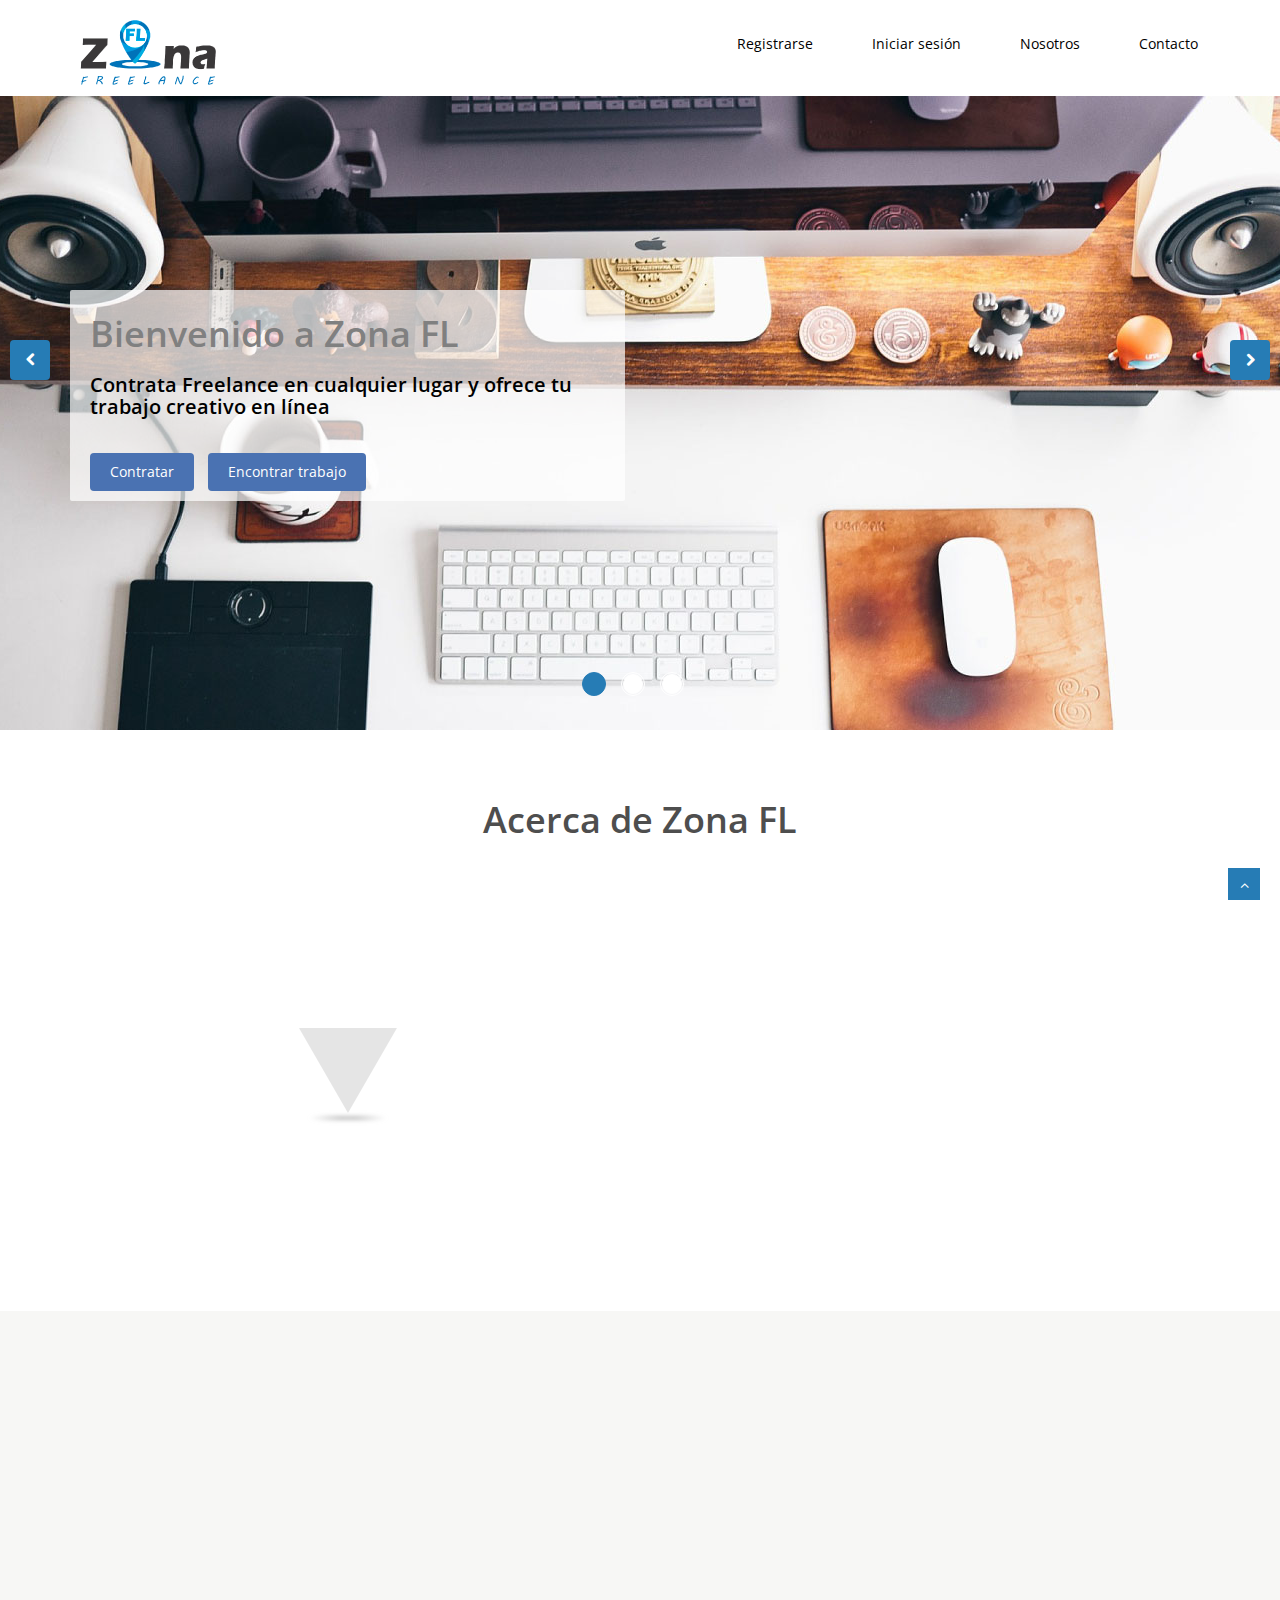
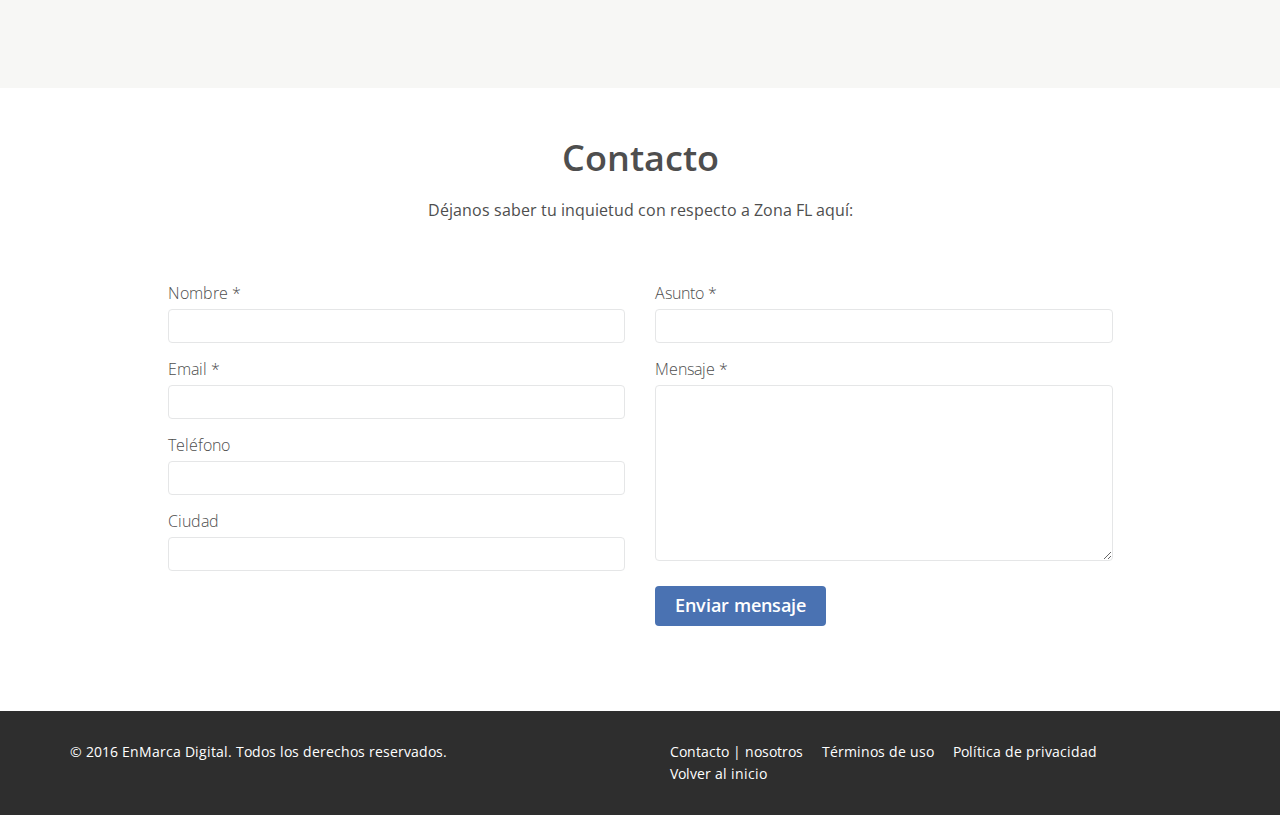
<file: JuanFdoCastro1/ZonaFl/ZonaFl/Static/index.html>
﻿<!DOCTYPE html>
<html lang="en">
<head>
    <meta charset="utf-8">
    <meta name="viewport" content="width=device-width, initial-scale=1.0">
    <meta name="description" content="">
    <meta name="author" content="">
    <title>Inicio | Zona FL</title>
	
	<!-- core CSS -->
    <link href="css/bootstrap.min.css" rel="stylesheet">
    <link href="css/font-awesome.min.css" rel="stylesheet">
    <link href="css/animate.min.css" rel="stylesheet">
    <link href="css/prettyPhoto.css" rel="stylesheet">
    <link href="css/main.css" rel="stylesheet">
    <link href="css/responsive.css" rel="stylesheet">
   
    <!--[if lt IE 9]>
    <script src="js/html5shiv.js"></script>
    <script src="js/respond.min.js"></script>
    <![endif]-->       
    <link rel="shortcut icon" href="images/ico/logo.png">
    <link rel="apple-touch-icon-precomposed" sizes="144x144" href="images/ico/apple-touch-icon-144-precomposed.png">
    <link rel="apple-touch-icon-precomposed" sizes="114x114" href="images/ico/apple-touch-icon-114-precomposed.png">
    <link rel="apple-touch-icon-precomposed" sizes="72x72" href="images/ico/apple-touch-icon-72-precomposed.png">
    <link rel="apple-touch-icon-precomposed" href="images/ico/apple-touch-icon-57-precomposed.png">
  



</head><!--/head-->

<body class="homepage">
    <header id="header">
        <nav class="navbar navbar-inverse navbar navbar-fixed-top" role="banner">
            <div class="container">
                <div class="navbar-header">
                    <button type="button" class="navbar-toggle" data-toggle="collapse" data-target=".navbar-collapse">
                        <span class="sr-only">Toggle navigation</span>
                        <span class="icon-bar"></span>
                        <span class="icon-bar"></span>
                        <span class="icon-bar"></span>
                    </button>
                    <a class="navbar-brand" href="index.html"><img src="images/logo.png" alt="logo" style="margin-bottom: .2em;"></a>
                </div>
				
                <div class="collapse navbar-collapse navbar-right">
                    <ul class="nav navbar-nav">
                        
                        <li><a href="#" data-toggle="modal" data-target="#modal_registro">Registrarse</a></li>
                        <li><a href="#" data-toggle="modal" data-target="#modal_inicio">Iniciar sesión</a></li>
                         <li><a href="#nosotros" class="scroll">Nosotros</a></li>  
                        <li><a href="#contact-page" class="scroll">Contacto</a></li> 
                                             
                    </ul>
                </div>
            </div><!--/.container-->
        </nav><!--/nav-->
        

		
    </header><!--/header-->
    
    <!--Modal registro-->

    <div id="modal_registro" class="modal fade" role="dialog">
        <div class="modal-dialog">

            <div class="modal-content">

                <button type="button" class="close" data-dismiss="modal">&times;</button>



                <h2>Registro</h2>

                <p class="lead">Empieza a trabajar o contrata Freelance hoy mismo:</p>


                <form id="main-register-form" class="contact-form" name="contact-form" method="post" action="#">
                    <input type="text" name="name" class="form-control" placeholder="Nombre de usuario" id="UserName">
                    <div id="status"></div>
                    <input type="email" name="email" class="form-control" placeholder="Correo electrónico" id="Email">
                    <div id="statusmail"></div>
                    <input type="password" class="form-control" placeholder="Contraseña" name="password" id="password">
                    <input type="password" class="form-control" placeholder="Repetir contraseña" name="confirmpassword" id="confirmpassword">
                    <label id="tipolabel" for="tipouser">Soy:</label>
                    <select id="tipouser" name="tipouser" class="form-control">
                        <option disabled selected>Elije un tipo de usuario</option>
                        <option value="1">Freelance</option>
                        <option value="2">Contratante</option>
                    </select>
                    <input type="submit" name="submit" value="Crear cuenta" class="btn-crear-se" id="createUser" style="width: 100%;">
                </form>


                <h4>ó regístrate con:</h4>
                <div class="btns-redes">
                    <div class="sign_redes"><button type="button" data-toggle="modal" data-target="#modal_redes" data-dismiss="modal"><i class="fa fa-facebook"></i></button></div>
                    <div class="sign_redes"><button type="button" data-toggle="modal" data-target="#modal_redes" data-dismiss="modal"><i class="fa fa-google-plus"></i></button></div>
                    <div class="sign_redes"><button type="button" data-toggle="modal" data-target="#modal_redes" data-dismiss="modal"><i class="fa fa-linkedin"></i></button></div>
                </div>

                <div class="avis">
                    <p>¿Ya tienes una cuenta?</p>
                    <li style="list-style:none;"><a href="#" data-dismiss="modal" data-toggle="modal" data-target="#modal_inicio">Iniciar sesión</a>
                </div></li>
            </div>

        </div>
    </div>

    <!-- Fin modal registro -->

    <!-- Modal registro redes -->
    <div id="modal_redes" class="modal fade" role="dialog">
        <div class="modal-dialog">

            <!-- Modal content-->
            <div class="modal-content">


                <div class="modal-body">
                    <button type="button" class="close" data-dismiss="modal">&times;</button>

                    <h2>Registro con redes sociales</h2>

                    <form id="redes-register-form" class="contact-form" name="contact-form" method="post" action="#">
                        <input type="text" name="name_redes" id="name_redes" class="form-control" required="required" placeholder="Nombre de usuario" id="name_redes" data-rule-required="true" readonly="readonly">
                        <input type="email" name="email_redes" id="email_redes" class="form-control" required="required" placeholder="Correo electrónico" id="email_redes" data-rule-email="true" readonly="readonly">

                        <label id="tipolabel_redes" for="tipouser">Soy:</label>
                        <select id="tipouser_redes" class="form-control">
                            <option value="0">Elije un tipo de usuario</option>
                            <option value="1">Freelance</option>
                            <option value="2">Contratante</option>
                        </select>

                        <input type="button" name="submit" value="Crear cuenta" class="btn-crear-se" id="createUserRedes">

                    </form>

                </div>
            </div>

        </div>
    </div>
    <!-- Fin modal registro redes -->

    <div id="recoverpassword" class="emer">
        <div id="wrapform2" class="emer-contenido form-log">
            <a href="#">x</a>
            <hr />
            <div class="fb-login-button" data-max-rows="1" data-size="large" data-show-faces="false" data-auto-logout-link="false">Recordar contraseña</div>
            <hr />

           

            <p class="lead">Ingresa tu correo electrónico:</p>


            <form id="main-insertmail-form" class="contact-form" name="main-insertmail-form" method="post" action="#">
                
                <input type="email" name="emailrecover" class="form-control" required="required" placeholder="Correo electrónico" id="emailrecover" data-rule-email="true" data-msg-email="Ingrese un correo electrónico válido">
                <div id="statusmail"></div>
                
                <input type="button" name="enviarcorreo" value="Enviar correo" class="btn-crear-se" id="enviarcorreo">
            </form>




           
        </div>

    </div>


    <div id="ChangePassword" class="emer">
        <div id="wrapform3" class="emer-contenido form-log">
            <a href="#">x</a>
            <hr />
            <div class="fb-login-button" data-max-rows="1" data-size="large" data-show-faces="false" data-auto-logout-link="false">Recordar contraseña</div>
            <hr />



            <p class="lead">Ingresa tu nueva contraseña:</p>


            <form id="main-changepassword-form" class="contact-form" name="main-changepassword-form" method="post" action="#">

                
                <input type="password" name="newpassword" class="form-control" placeholder="Nueva contraseña" id="newpassword">
                <div id="statusmail"></div>
                 <input type="password" name="confirmpassword" class="form-control" placeholder="Confirma tu nueva contraseña" id="confirmpassword">
                <div id="statusmail"></div>
                <input type="email" name="emailuser" class="form-control" placeholder="Tu correo electrónico" id="emailuser">
                <input type="text" name="token" class="form-control" style="visibility:hidden"  id="token"  >

                <input type="button" name="submit" value="Aceptar" class="btn-crear-se" id="changepassword">
            </form>





        </div>

    </div>

    

    <!--Modal inicio sesión-->

    <div id="modal_inicio" class="modal fade" role="dialog">
        <div class="modal-dialog">

            <!-- Modal content-->
            <div class="modal-content">


                <div class="modal-body">
                    <button type="button" class="close" data-dismiss="modal">&times;</button>

                    <h2>Iniciar sesión</h2>

                    <p class="lead">Ingresa tus datos de usuario de Zona FL:</p>
                    <form id="iniciosesion" class="contact-form" name="contact-form" method="post" action="sendemail.php">
                        <input type="text" name="name" class="form-control" required="required" placeholder="Usuario o Email" id="loginusername">
                        <input type="password" class="form-control" placeholder="Contraseña" id="passwordusername" name="passwordusername">
                        <div class="form-check">
                            <input type="checkbox" name="empresa" value="empresa">Recordarme
                        </div>
                        <input type="submit" name="submit" required="required" value="Iniciar sesión" class="btn-iniciar-se" id="loginUser" style="width: 100%;">

                    </form>

                    <h4>ó inicia sesión con:</h4>
                    <div class="btns-redes">
                        <div class="sign_redes"><button type="button" data-dismiss="modal"><i class="fa fa-facebook"></i></button></div>
                        <div class="sign_redes"><button type="button" data-dismiss="modal"><i class="fa fa-google-plus"></i></button></div>
                        <div class="sign_redes"><button type="button" data-dismiss="modal"><i class="fa fa-linkedin"></i></button></div>
                        
                    </div>
                   
                    <div class="avis">

                        <li style="list-style:none;"><a href="#recoverpassword">- Olvidé mis datos de acceso -</a></li>
                        <li style="list-style:none;"><a href="#" data-dismiss="modal" data-toggle="modal" data-target="#modal_registro">- Aún no tengo una cuenta -</a></li>

                    </div>

                </div>
            </div>
        </div>
    </div>


    <!--Fin modal inicio sesión-->
    
    
    
  
    

    <section id="main-slider" class="no-margin">
        <div class="carousel slide">
            <ol class="carousel-indicators">
                <li data-target="#main-slider" data-slide-to="0" class="active"></li>
                <li data-target="#main-slider" data-slide-to="1"></li>
                <li data-target="#main-slider" data-slide-to="2"></li>
            </ol>
            <div class="carousel-inner">

                <div class="item active" style="background-image: url(images/slider/sl1.jpg)">
                    <div class="container">
                        <div class="row slide-margin">
                            <div class="col-sm-6">
                                <div class="carousel-content">
                                <div class="descripciones">
                                    <h1 class="animation animated-item-1">Bienvenido a Zona FL</h1>
                                    <h2 class="animation animated-item-2">Contrata Freelance en cualquier lugar y ofrece tu trabajo creativo en línea</h2>
                                    <a href="#" data-toggle="modal" data-target="#modal_inicio" class="btn-slide animation animated-item-3">Contratar</a>
                                    <a href="#" data-toggle="modal" data-target="#modal_inicio" class="btn-slide animation animated-item-3">Encontrar trabajo</a></div>
                                </div>
                            </div>

                         

                        </div>
                    </div>
                </div><!--/.item-->


<div class="item" style="background-image: url(images/slider/sl2.jpg)">
                    <div class="container">
                        <div class="row slide-margin">
                            <div class="col-sm-6">
                                <div class="carousel-content">   <div class="descripciones">
                                    <h1 class="animation animated-item-1">Comunidad de trabajo creativo Online</h1>
                                    <h2 class="animation animated-item-2">Encuentra personas que están buscando tu talento</h2>
                                    <a class="btn-slide animation animated-item-3" href="#contact-page">Contratar</a>
                                      <a class="btn-slide animation animated-item-3" href="#">Encontrar trabajo</a>
                                      </div>
                                </div>
                            </div>

                       

                        </div>
                    </div>
                </div><!--/.item-->
                
                
              


           
            </div><!--/.carousel-inner-->
        </div><!--/.carousel-->
        <a class="prev hidden-xs" href="#main-slider" data-slide="prev">
            <i class="fa fa-chevron-left"></i>
        </a>
        <a class="next hidden-xs" href="#main-slider" data-slide="next">
            <i class="fa fa-chevron-right"></i>
        </a>
    </section><!--/#main-slider-->

    

    <section id="nosotros">

        <div class="container">
            <div class="center wow fadeInDown">
                <h2>Acerca de Zona FL</h2>
                
               </div>

             <div class="row">
                <div class="col-md-6 wow fadeInDown">
                    <div class="clients-comments text-center">
                        <iframe width="90%" height="315" src="https://www.youtube.com/embed/R2H-nKfhrps?rel=0" frameborder="0" allow="autoplay; encrypted-media" allowfullscreen></iframe>
                      
                      
                    </div>
                </div>
                  <div class="get-started center wow fadeInDown col-md-6">
                <h2>Quiénes somos y qué hacemos</h2>
                <p class="lead"><strong>Zona FL</strong> nace como respuesta a la necesidad de conectar en un mismo punto, el mejor talento con las más innovadoras ideas,
                    generando un nuevo campo de acción, construyendo así una mejor y eficaz forma de trabajo. <strong>Sueña, idea, construye.</strong></p>
                <div class="request">
                    <h4><a href="#contact-page" class="scroll">Contáctanos</a></h4>
                </div>
            </div><!--/.get-started-->

         
          
        </div><!--/.container-->
    </section><!--/#recent-works-->

    <section id="services" class="service-item">
	   <div class="container">
            <div class="center wow fadeInDown">
                <h2>Cómo funciona Zona FL</h2>
             
            </div>

            <div class="row">

                <div class="col-sm-6 col-md-4">
                    <div class="media services-wrap wow fadeInDown">
                        <div class="pull-left">
                            <img class="img-responsive" src="images/services/services5.png">
                        </div>
                        <div class="media-body">
                            <h3 class="media-heading">Regístrate</h3>
                            <p>Con un Email, nombre de usuario y contraseña personal</p>
                        </div>
                    </div>
                </div>

                <div class="col-sm-6 col-md-4">
                    <div class="media services-wrap wow fadeInDown">
                        <div class="pull-left">
                            <img class="img-responsive" src="images/services/services3.png">
                        </div>
                        <div class="media-body">
                            <h3 class="media-heading">Configura tu cuenta</h3>
                            <p>Crea un perfil de Freelance o empresa contratante</p>
                        </div>
                    </div>
                </div>

                <div class="col-sm-6 col-md-4">
                    <div class="media services-wrap wow fadeInDown">
                        <div class="pull-left">
                            <img class="img-responsive" src="images/services/services2.png">
                        </div>
                        <div class="media-body">
                            <h3 class="media-heading">Obtén resultados</h3>
                            <p>En poco tiempo estarás trabajando o contratando</p>
                        </div>
                    </div>
                </div>  

                                             
            </div><!--/.row-->
        </div><!--/.container-->
    </section><!--/#services-->


  
 <section id="contact-page">
        <div class="container">
            <div class="center">        
                <h2>Contacto</h2>
                <p class="lead">Déjanos saber tu inquietud con respecto a Zona FL aquí:</p>
            </div> 
            <div class="row contact-wrap" id="contactform"> 
                <div class="status alert alert-success" style="display: none"></div>
                <form id="formulariocontacto" class="contact-form" name="contact-form" method="post" action='/Contact/Index'>
                    <div class="col-sm-5 col-sm-offset-1">
                        <div class="form-group">
                            <label>Nombre *</label>
                            <input type="text" class="form-control" name="namecontact" id="namecontact" required="required">
                        </div>
                        <div class="form-group">
                            <label>Email *</label>
                            <input type="email" name="emailcontact" class="form-control" required="required" id="emailcontact" data-rule-email="true" data-msg-email="Ingrese un correo electrónico válido">
                        </div>
                        <div class="form-group">
                            <label>Teléfono</label>
                            <input type="number" class="form-control" required="required" name="numbercontact" id="numbercontact"  minlength="6" data-msg-minlength="Ingrese mínimo 6 caracteres" >
                             
                        </div>
                        <div class="form-group">
                            <label>Ciudad</label>
                            <input type="text" class="form-control" name="citycontact" id="citycontact" required="required">
                        </div>                        
                    </div>
                    <div class="col-sm-5">
                        <div class="form-group">
                            <label>Asunto *</label>
                            <input type="text" name="asuntocontact" id="asuntocontact" class="form-control" required="required">
                        </div>
                        <div class="form-group">
                            <label>Mensaje *</label>
                            <textarea name="mensajecontact" id="mensajecontact" required="required" class="form-control" rows="8"></textarea>
                        </div>  
                                      
                        <div class="form-group">
                            <button type="Button" name="SendContact" class="btn btn-primary btn-lg" id="SendContact">Enviar mensaje</button>
                        </div>
                    </div>
                </form> 
              
            </div><!--/.row-->
            <div id="oops" style="display:none">
                <p>
                    Desafortunadanmente, algo resultado erroneo y su mensaje o comentarios no han sido enviados satisfactoriamente.
                    El inconveniente se resolverá lo mas pronto posible.

                </p>
            </div>
            <div id="thanks" style="display:none">

                <p>
                    Gracias por sus comentarios. Se ha enviado satisfactoriamente el correo.Trataremos de responder si es necesario lo mas pronto posible

                </p>
            </div>
        </div><!--/.container-->
    </section><!--/#contact-page-->

   

    <footer id="footer" class="midnight-blue">
        <div class="container">
            <div class="row">
                <div class="col-sm-6">
                    &copy; 2016 <a target="_blank" href="#" title="EnMarca Digital">EnMarca Digital</a>. Todos los derechos reservados.
                </div>
                <div class="col-sm-6">
                    <ul class="pull-right">
                        <li><a href="contacto">Contacto | nosotros</a></li>
                        <li><a href="#">Términos de uso</a></li>
                        <li><a href="#">Política de privacidad</a></li>
                        <li><a href="#header" class="scroll">Volver al inicio</a></li>
                    </ul>
                </div>
            </div>
        </div>
    </footer><!--/#footer-->
   
    <a href="#" class="scrollup"><i class="fa fa-angle-up active"></i></a>

    <script src="js/jquery.js"></script>
    <script src="js/scroll.js" type="text/javascript"></script>
    <script src="js/bootstrap.min.js"></script>
    <script src="js/jquery.prettyPhoto.js"></script>
    <script src="js/jquery.isotope.min.js"></script>
    <script src="js/main.js"></script>
    <script src="js/wow.min.js"></script>
    <script src="js/jquery-1.10.2.js"></script>
    <script src="../Scripts/jquery.validate.min.js"></script>
    <script src="../Scripts/knockout-3.4.0.js"></script>
       <script src="../Scripts/ModelsKo/ViewModel.js"></script>
    <script src="../Scripts/modal.js"></script>
    <script>

        <!--
/*
Credits: Bit Repository
Source: http://www.bitrepository.com/web-programming/ajax/username-checker.html
*/

pic1 = new Image(16, 16);
        pic1.src = "loader.gif";
        function getUrlVars()
        {
            var vars = [], hash;
            var hashes = window.location.href.slice(window.location.href.indexOf('?') + 1).split('&');
            for (var i=0;i< hashes.length;i++)
            {
                hash = hashes[i].split('=');
                vars.push(hash[0]);
                vars[hash[0]] = hash[1];
            }
            return vars;
        }
        $(document).ready(function () {

            if (window.location.href.indexOf('#iniciar') != -1) {
                $('#modal_inicio').modal();
            }




            var token = getUrlVars()["code"];
            if (token != undefined) {
                $('#token').val(token.replace("#ChangePassword", ""));
            }
            $("#main-insertmail-form").validate();
            vm = new ViewModelRegister();
            ko.applyBindings(vm);
            vm.verifySessionUser();
            //$('#main-register-form input').on('keyup blur', function () { // fires on every keyup & blur
            //    if ($('#main-register-form').valid()) {                   // checks form for validity
                   
            //        enableButton('createUser');
                    
            //    } else {
            //        disableButton('createUser');
                    
            //    }
            //});
            $("#UserName").change(function () {

                var usr = $("#UserName").val();

                if(usr.length > 4)
                {
                    $("#status").html('<img src="loader.gif" align="absmiddle">&nbsp;Verificando Disponibilidad...');
                    var user = { 'username': usr };
                    $.ajax({
                        type: "POST",
                        url: "/api/Account/CheckUser?username=" + usr,
                           success: function(msg){

                            //$("#status").ajaxComplete(function(event, request, settings){

                               if (msg.errors == "")
                                {
                                    $("#UserName").removeClass('object_error'); // if necessary
                                    $("#UserName").addClass("object_ok");
                                    $("#status").html('&nbsp;<img src="tick.gif" align="absmiddle">');
                                    enableButton("createUser")
                                }
                                else
                                {
                                    $("#UserName").removeClass('object_ok'); // if necessary
                                    $("#UserName").addClass("object_error");
                                    $("#status").html(msg.errors);
                                    disableButton("createUser")
                                }

                            //});

                        },
                        error: function (xhr, ajaxOptions, thrownError) {
                            var responseTitle = $(xhr.responseText).filter('title').get(0);
                            alert(responseTitle.text + "\n" + formatErrorMessage(xhr, thrownError));
                            disableButton("createUser")
                        }
                    });

                }
                else
                {
                    $("#status").html('<font color="red">The username should have at least <strong>4</strong> characters.</font>');
                    $("#UserName").removeClass('object_ok'); // if necessary
                    $("#UserName").addClass("object_error");
                    disableButton("createUser")
                }

            });



            //validar email
            $("#Email").change(function () {

                var emai = $("#Email").val();

              
                    $("#statusmail").html('<img src="loader.gif" align="absmiddle">&nbsp;Verificando Disponibilidad...');
                    var email = { 'email': emai };
                    $.ajax({
                        type: "POST",
                        url: "/api/Account/CheckEmail?email=" + emai,
                        success: function (msg) {

                            //$("#status").ajaxComplete(function(event, request, settings){

                            if (msg.errors == "") {
                                $("#Email").removeClass('object_error'); // if necessary
                                $("#Email").addClass("object_ok");
                                $("#statusmail").html('&nbsp;<img src="tick.gif" align="absmiddle">');
                                enableButton("createUser")
                            }
                            else {
                                $("#Email").removeClass('object_ok'); // if necessary
                                $("#Email").addClass("object_error");
                                $("#statusmail").html(msg.errors);
                                disableButton("createUser")
                            }

                            //});

                        },
                        error: function (xhr, ajaxOptions, thrownError) {
                            var responseTitle = $(xhr.responseText).filter('title').get(0);
                            alert(responseTitle.text + "\n" + formatErrorMessage(xhr, thrownError));
                            disableButton("createUser")
                        }
                    });

             

            });


          

      
        });

        //-->
        // just for the demos, avoids form submit

        jQuery.validator.setDefaults({
            debug: true,
            success: "valid"
        });
        

        $("#main-register-form").validate({
            rules: {
                name:{required: true},
                email: {required: true, email: true},
                password: {required: true, minlength: 8},
                confirmpassword: { required: true, equalTo: "#password" },
                tipouser: {required: true}


            },
            messages: {
                name: {required: 'Ingresa un nombre de usuario...'},
                email: { required: 'Ingresa un correo electrónico...', email: 'Formato válido: ejemplo@mail.com...' },
                password: {required: "Ingresa una contraseña...", minlength: "Debe contener al menos 8 caracteres..."},
                confirmpassword: { required: 'Confirma tu contraseña...', equalTo: "Las contraseñas deben coincidir..." },
                tipouser: { required: 'Selecciona como quieres trabajar en Zona FL...' }
            }

        });

        function disableButton( namebutton)
        {
            $("#" + namebutton).attr('disabled', 'disabled');
            $("#" + namebutton).css("background-color", "grey");
        }

        function enableButton( namebutton) {
            $("#" + namebutton).removeAttr("disabled");
            $("#" + namebutton).css("background-color", "");
        }

        function RegisterUser(newUser)
        {
            if($('#main-register-form').valid())
            {
            $.ajax({
                url: "/api/Account/Register",
                data: JSON.stringify(newUser),
                type: "POST",
                headers: {
                    'Accept': 'application/json',
                    'Content-Type': 'application/json'
                },
                success: function (response) {
                    if (response.success) {
                        // do something clever
                        $("#main-register-form")[0].reset();
                        //alert("Se ha guardado correctamente la información!!!");
                        top.location.href = response.Url; //'freelance.html?UserEmail=' + response.UserEmail;


                    } else {
                        alert('Ha ocurrido un error: ' + response.errors)
                        




                    }


                },




                error: function (xhr, ajaxOptions, thrownError) {
                    var responseTitle = $(xhr.responseText).filter('title').get(0);
                    alert(responseTitle.text + "\n" + formatErrorMessage(xhr, thrownError));
                   
                }

            });
            }
        else
            {

                alert("favor digitar los datos correctamente");

            }

        }

        function LoginUser(newUser) {

            $.ajax({
                url: "/Cuenta/LoginUser",
                data: JSON.stringify(newUser),
                type: "POST",
                headers: {
                    'Accept': 'application/json',
                    'Content-Type': 'application/json'
                },
                success: function (response) {
                    if (response.success) {
                        // do something clever
                        $("#iniciosesion")[0].reset();
                        //window.event.returnValue = false;
                        //window.location.reload(); //Remove it
                        //if (top.location != self.location) {
                        //window.top.location.replace(response.Url);
                        //setTimeout(function () { document.location.href = response.Url }, 500);
                        //window.location.assign(response.Url)
                        window.location.href = response.Url;
                        //}

                        //alert("Se ha guardado correctamente la información!!!");
                        //top.location.href = response.Url; //'freelance.html?UserEmail=' + response.UserEmail;
                        //window.location.replace(response.Url); //+ "?nocache=" + (new Date()).getTime();
                        //return (false);
                        //return false;

                    } else {
                        alert('Ha ocurrido un error: ' + response.errors)





                    }


                },




                error: function (xhr, ajaxOptions, thrownError) {
                    var responseTitle = $(xhr.responseText).filter('title').get(0);
                    alert(responseTitle.text + "\n" + formatErrorMessage(xhr, thrownError));

                }

            });
        }

        function formatErrorMessage(jqXHR, exception) {

            if (jqXHR.status === 0) {
                return ('Not connected.\nPlease verify your network connection.');
            } else if (jqXHR.status == 404) {
                return ('The requested page not found. [404]');
            } else if (jqXHR.status == 500) {
                return ('Internal Server Error [500].');
            } else if (exception === 'parsererror') {
                return ('Requested JSON parse failed.');
            } else if (exception === 'timeout') {
                return ('Time out error.');
            } else if (exception === 'abort') {
                return ('Ajax request aborted.');
            } else {
                return ('Uncaught Error.\n' + jqXHR.responseText);
            }
        }

        $('#createUser').click(function () {
            var free=0;
            var empre=0;
            if($('#tipouser').val()=='1')
            {
                free = 1;
            }
            else
            {
                empre = 1
            }
           
          
            var newUser = {
                Email: $('#Email').val(),
                UserName: $('#UserName').val(),
                PasswordHash: $('#password').val(),
                confirmpassword: $('#confirmpassword').val(),
                Freelance: free,
                Empresa: empre

            };
            RegisterUser(newUser);




        });
        function SendEmail(email) {

            $.ajax({
                url: "/api/Account/RecoverPassword?email=" + email,
                             
                type: "POST",
                headers: {
                    'Accept': 'application/json',
                    'Content-Type': 'application/json'
                },
                success: function (response) {
                    if (response.success) {
                        // do something clever
                        $("#main-insertmail-form")[0].reset();
                        //alert("Se ha guardado correctamente la información!!!");
                        top.location.href = response.Url //'freelance.html?UserEmail=' + response.UserEmail;


                    } else {
                        alert('Ha ocurrido un error: ' + response.errors)





                    }


                },




                error: function (xhr, ajaxOptions, thrownError) {
                    var responseTitle = $(xhr.responseText).filter('title').get(0);
                    alert(responseTitle.text + "\n" + formatErrorMessage(xhr, thrownError));

                }

            });
        }
        $('#enviarcorreo').click(function () {
                    
            SendEmail($('#emailrecover').val());
        });

        $('#changepassword').click(function () {

          
            var newPassword = {
                OldPassword: $('#oldpassword').val(),
                NewPassword: $('#newpassword').val(),
                ConfirmPassword: $('#newpassword').val(),
                Email: $('#emailuser').val(),
                Token: $('#token').val()
               

            };
            $.ajax({
                url: "/api/Account/ChangePasswordEmail",
                data: JSON.stringify(newPassword),
                type: "POST",
                headers: {
                    'Accept': 'application/json',
                    'Content-Type': 'application/json'
                },
                success: function (response) {
                    if (response.success) {
                        // do something clever
                        //$("#iniciosesion")[0].reset();
                        alert("Se ha guardado correctamente la información!!!");
                        top.location.href = response.Url //'freelance.html?UserEmail=' + response.UserEmail;


                    } else {
                        alert('Ha ocurrido un error: ' + response.errors)





                    }


                },




                error: function (xhr, ajaxOptions, thrownError) {
                    var responseTitle = $(xhr.responseText).filter('title').get(0);
                    alert(responseTitle.text + "\n" + formatErrorMessage(xhr, thrownError));

                }

            });


           
        });

        $('#loginUser').click(function () {
            var free = 0;
            var empre = 0;
            //if ($('#tipouser').val() == 'Frelance') {
            //    free = 1;
            //}
            //else {
            //    empre = 1
            //}


            var newUser = {
                Email: $('#Email').val(),
                UserName: $('#loginusername').val(),
                PasswordHash: $('#passwordusername').val(),
                Freelance: free,
                Empresa: empre

            };
            LoginUser(newUser);




        });
        function SendContact(newContact) {
            $.ajax({
                type: "POST",
                data: JSON.stringify(newContact),
                url: "/api/Contact/SendContact",
                headers: {
                    'Accept': 'application/json',
                    'Content-Type': 'application/json'
                },
                success: function (response) {
                    //$("#contactform").hide('slow')
                    if (response != null && response.success) {
                        //alert(response.responseText);
                        $("#thanks").show('slow')
                    } else {
                        // DoSomethingElse()
                        $("#oops").show('slow');
                        //alert(response.responseText);
                    }
                },
                error: function (xhr, status, error) {
                    var err = eval("(" + xhr.responseText + ")");
                    alert(err.Message);
                }

            });
                     
        }
        $('#SendContact').click(function () {
            var free = 0;
            var empre = 0;
               
           
            var newContact = {
                Namecontact: $('#namecontact').val(),
                Emailcontact: $('#emailcontact').val(),
                Numbercontact: $('#numbercontact').val(),
                Citycontact: $('#citycontact').val(),
                Asuntocontact: $('#asuntocontact').val(),
                Mensajecontact: $('#mensajecontact').val(),

            };
            SendContact(newContact);
            
        });


        $("#loginUser").on("click", function () {

            $("#iniciosesion").validate
            ({

                rules: {
                    name: {required: true},
                    passwordusername: {required: true}

                },

                messages: {
                    name: { required: 'Ingresa tu usuario o Email...' },
                    passwordusername: {required: 'Ingresa tu contraseña...'}

                }

            })

        });

    





        $("#changepassword").on("click", function () {

            $("#main-changepassword-form").validate
          ({
              rules: {
                  newpassword: { required: true, minlength: 8 },
                  confirmpassword: { required: true, minlength: 8, equalTo: "#newpassword" },
                  emailuser: { required: true, email: true }

              },

              messages: {
                  newpassword: { required: 'Ingresa tu nueva contraseña...', minlength: 'Debe contener al menos 8 caracteres...' },
                  confirmpassword: { required: 'Confirma tu nueva contraseña', minlength: 'Debe contener al menos 8 caracteres...', equalTo: 'Las contraseñas deben coincidir...' },
                  emailuser: { required: 'Debes ingresar un email...', email: 'Ingresa un formato válido de email...' }

              }

          })


        });

      
        
        //$("#formulariocontacto").validate();

    </script>

    <!--Validación de coincidencia de contraseñas en cambio de password-->

    <script>
 $(function(){
        $("#changepassword").on("click", function(){

          $("#main-changepassword-form").validate
          ({
            rules:{
              newpassword:{required: true, minlength: 8},
              confirmpassword: {required: true, equalTo: "#newpassword"},
              emailuser: {required: true, email: true}

                },

            messages:{
               newpassword:{required: 'Por favor ingresa tu nueva contraseña...', minlength: 'Mínimo 8 caracteres...'},
               confirmpassword: {required: 'Por favor confirma tu nueva contraseña', equalTo: 'Las contraseñas deben coincidir'},
               emailuser: {required: 'Por favor ingresa tu correo electrónico', email: 'Formato permitido: example@example.com'}

              }

            });

          });
        });
    </script>
</body>
</html>
</file>
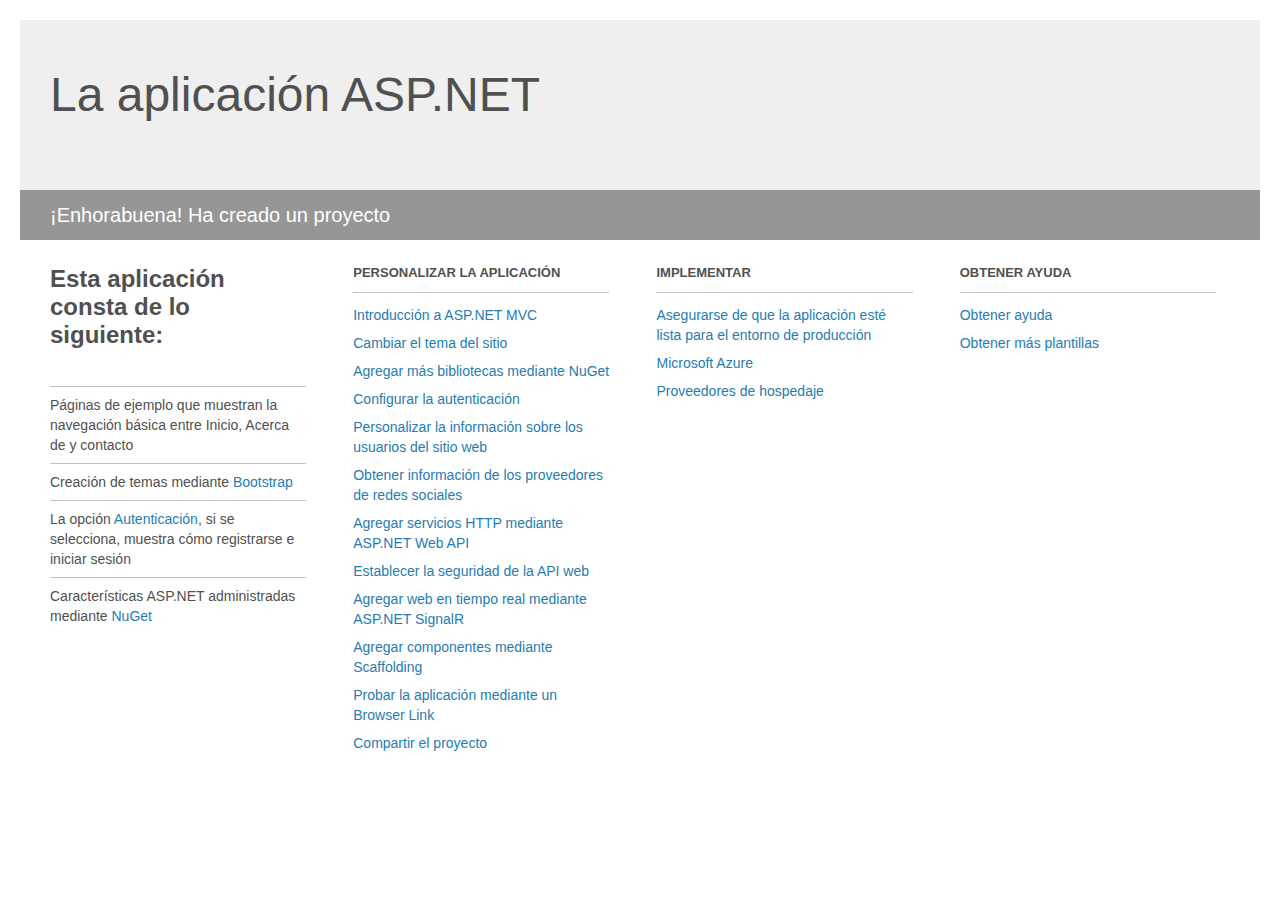
<file: JuanFdoCastro1/ZonaFl/PruebaPasarelaPagos/Project_Readme.html>
﻿<!DOCTYPE html>
<html lang="en">
<head>
<meta http-equiv="Content-Type" content="text/html; charset=utf-8"/>
    <meta charset="utf-8" />
    <title>La aplicación ASP.NET</title>
    <style>
        body {
            background: #fff;
            color: #505050;
            font: 14px 'Segoe UI', tahoma, arial, helvetica, sans-serif;
            margin: 20px;
            padding: 0;
        }

        #header {
            background: #efefef;
            padding: 0;
        }

        h1 {
            font-size: 48px;
            font-weight: normal;
            margin: 0;
            padding: 0 30px;
            line-height: 150px;
        }

        p {
            font-size: 20px;
            color: #fff;
            background: #969696;
            padding: 0 30px;
            line-height: 50px;
        }

        #main {
            padding: 5px 30px;
        }

        .section {
            width: 21.7%;
            float: left;
            margin: 0 0 0 4%;
        }

            .section h2 {
                font-size: 13px;
                text-transform: uppercase;
                margin: 0;
                border-bottom: 1px solid silver;
                padding-bottom: 12px;
                margin-bottom: 8px;
            }

            .section.first {
                margin-left: 0;
            }

                .section.first h2 {
                    font-size: 24px;
                    text-transform: none;
                    margin-bottom: 25px;
                    border: none;
                }

                .section.first li {
                    border-top: 1px solid silver;
                    padding: 8px 0;
                }

            .section.last {
                margin-right: 0;
            }

        ul {
            list-style: none;
            padding: 0;
            margin: 0;
            line-height: 20px;
        }

        li {
            padding: 4px 0;
        }

        a {
            color: #267cb2;
            text-decoration: none;
        }

            a:hover {
                text-decoration: underline;
            }
    </style>
</head>
<body>

    <div id="header">
        <h1>La aplicación ASP.NET</h1>
        <p>¡Enhorabuena! Ha creado un proyecto</p>
    </div>

    <div id="main">
        <div class="section first">
            <h2>Esta aplicación consta de lo siguiente:</h2>
            <ul>
                <li>Páginas de ejemplo que muestran la navegación básica entre Inicio, Acerca de y contacto</li>
                <li>Creación de temas mediante <a href="http://go.microsoft.com/fwlink/?LinkID=615519">Bootstrap</a></li>
                <li>La opción <a href="http://go.microsoft.com/fwlink/?LinkID=615520">Autenticación</a>, si se selecciona, muestra cómo registrarse e iniciar sesión</li>
                <li>Características ASP.NET administradas mediante <a href="http://go.microsoft.com/fwlink/?LinkID=320756">NuGet</a></li>
            </ul>
        </div>

        <div class="section">
            <h2>Personalizar la aplicación</h2>
            <ul>
                <li><a href="http://go.microsoft.com/fwlink/?LinkID=615541">Introducción a ASP.NET MVC</a></li>
                <li><a href="http://go.microsoft.com/fwlink/?LinkID=615523">Cambiar el tema del sitio</a></li>
                <li><a href="http://go.microsoft.com/fwlink/?LinkID=615524">Agregar más bibliotecas mediante NuGet</a></li>
                <li><a href="http://go.microsoft.com/fwlink/?LinkID=615542">Configurar la autenticación</a></li>
                <li><a href="http://go.microsoft.com/fwlink/?LinkID=615526">Personalizar la información sobre los usuarios del sitio web</a></li>
                <li><a href="http://go.microsoft.com/fwlink/?LinkID=615527">Obtener información de los proveedores de redes sociales</a></li>
                <li><a href="http://go.microsoft.com/fwlink/?LinkID=615528">Agregar servicios HTTP mediante ASP.NET Web API</a></li>
                <li><a href="http://go.microsoft.com/fwlink/?LinkID=615529">Establecer la seguridad de la API web</a></li>
                <li><a href="http://go.microsoft.com/fwlink/?LinkID=615530">Agregar web en tiempo real mediante ASP.NET SignalR</a></li>
                <li><a href="http://go.microsoft.com/fwlink/?LinkID=615531">Agregar componentes mediante Scaffolding</a></li>
                <li><a href="http://go.microsoft.com/fwlink/?LinkID=615532">Probar la aplicación mediante un Browser Link</a></li>
                <li><a href="http://go.microsoft.com/fwlink/?LinkID=615533">Compartir el proyecto</a></li>
            </ul>
        </div>

        <div class="section">
            <h2>Implementar</h2>
            <ul>
                <li><a href="http://go.microsoft.com/fwlink/?LinkID=615534">Asegurarse de que la aplicación esté lista para el entorno de producción</a></li>
                <li><a href="http://go.microsoft.com/fwlink/?LinkID=615535">Microsoft Azure</a></li>
                <li><a href="http://go.microsoft.com/fwlink/?LinkID=615536">Proveedores de hospedaje</a></li>
            </ul>
        </div>

        <div class="section last">
            <h2>Obtener ayuda</h2>
            <ul>
                <li><a href="http://go.microsoft.com/fwlink/?LinkID=615537">Obtener ayuda</a></li>
                <li><a href="http://go.microsoft.com/fwlink/?LinkID=615538">Obtener más plantillas</a></li>
            </ul>
        </div>
    </div>

</body>
</html>
</file>
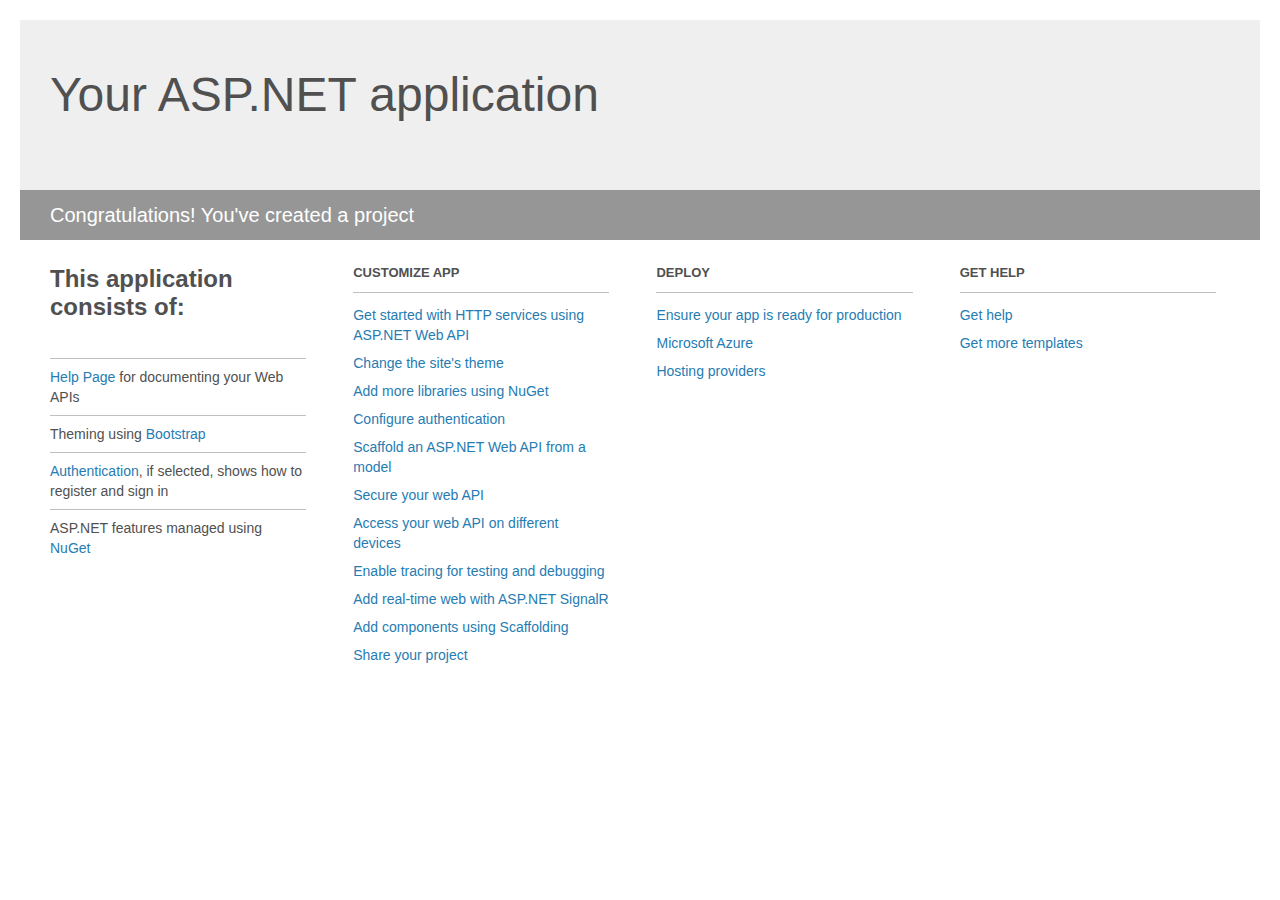
<file: JuanFdoCastro1/ZonaFl/ZonaFl/Project_Readme.html>
﻿<!DOCTYPE html>
<html lang="en">
<head>
    <meta charset="utf-8" />
    <title>Your ASP.NET application</title>
    <style>
        body {
            background: #fff;
            color: #505050;
            font: 14px 'Segoe UI', tahoma, arial, helvetica, sans-serif;
            margin: 20px;
            padding: 0;
        }

        #header {
            background: #efefef;
            padding: 0;
        }

        h1 {
            font-size: 48px;
            font-weight: normal;
            margin: 0;
            padding: 0 30px;
            line-height: 150px;
        }

        p {
            font-size: 20px;
            color: #fff;
            background: #969696;
            padding: 0 30px;
            line-height: 50px;
        }

        #main {
            padding: 5px 30px;
        }

        .section {
            width: 21.7%;
            float: left;
            margin: 0 0 0 4%;
        }

            .section h2 {
                font-size: 13px;
                text-transform: uppercase;
                margin: 0;
                border-bottom: 1px solid silver;
                padding-bottom: 12px;
                margin-bottom: 8px;
            }

            .section.first {
                margin-left: 0;
            }

                .section.first h2 {
                    font-size: 24px;
                    text-transform: none;
                    margin-bottom: 25px;
                    border: none;
                }

                .section.first li {
                    border-top: 1px solid silver;
                    padding: 8px 0;
                }

            .section.last {
                margin-right: 0;
            }

        ul {
            list-style: none;
            padding: 0;
            margin: 0;
            line-height: 20px;
        }

        li {
            padding: 4px 0;
        }

        a {
            color: #267cb2;
            text-decoration: none;
        }

            a:hover {
                text-decoration: underline;
            }
    </style>
</head>
<body>

    <div id="header">
        <h1>Your ASP.NET application</h1>
        <p>Congratulations! You've created a project</p>
    </div>

    <div id="main">
        <div class="section first">
            <h2>This application consists of:</h2>
            <ul>
                <li><a href="http://go.microsoft.com/fwlink/?LinkID=615543">Help Page</a> for documenting your Web APIs</li>
                <li>Theming using <a href="http://go.microsoft.com/fwlink/?LinkID=615519">Bootstrap</a></li>
                <li><a href="http://go.microsoft.com/fwlink/?LinkID=320957">Authentication</a>, if selected, shows how to register and sign in</li>
                <li>ASP.NET features managed using <a href="http://go.microsoft.com/fwlink/?LinkID=320958">NuGet</a></li>
            </ul>
        </div>

        <div class="section">
            <h2>Customize app</h2>
            <ul>
                <li><a href="http://go.microsoft.com/fwlink/?LinkID=320959">Get started with HTTP services using ASP.NET Web API</a></li>
                <li><a href="http://go.microsoft.com/fwlink/?LinkID=320960">Change the site's theme</a></li>
                <li><a href="http://go.microsoft.com/fwlink/?LinkID=320961">Add more libraries using NuGet</a></li>
                <li><a href="http://go.microsoft.com/fwlink/?LinkID=320962">Configure authentication</a></li>
                <li><a href="http://go.microsoft.com/fwlink/?LinkID=320963">Scaffold an ASP.NET Web API from a model</a></li>
                <li><a href="http://go.microsoft.com/fwlink/?LinkID=615545">Secure your web API</a></li>
                <li><a href="http://go.microsoft.com/fwlink/?LinkID=615544">Access your web API on different devices</a></li>
                <li><a href="http://go.microsoft.com/fwlink/?LinkID=615546">Enable tracing for testing and debugging</a></li>
                <li><a href="http://go.microsoft.com/fwlink/?LinkID=615530">Add real-time web with ASP.NET SignalR</a></li>
                <li><a href="http://go.microsoft.com/fwlink/?LinkID=615531">Add components using Scaffolding</a></li>
                <li><a href="http://go.microsoft.com/fwlink/?LinkID=615533">Share your project</a></li>
            </ul>
        </div>

        <div class="section">
            <h2>Deploy</h2>
            <ul>
                <li><a href="http://go.microsoft.com/fwlink/?LinkID=615534">Ensure your app is ready for production</a></li>
                <li><a href="http://go.microsoft.com/fwlink/?LinkID=615535">Microsoft Azure</a></li>
                <li><a href="http://go.microsoft.com/fwlink/?LinkID=615536">Hosting providers</a></li>
            </ul>
        </div>

        <div class="section last">
            <h2>Get help</h2>
            <ul>
                <li><a href="http://go.microsoft.com/fwlink/?LinkID=615537">Get help</a></li>
                <li><a href="http://go.microsoft.com/fwlink/?LinkID=615538">Get more templates</a></li>
            </ul>
        </div>
    </div>
</body>
</html>
</file>
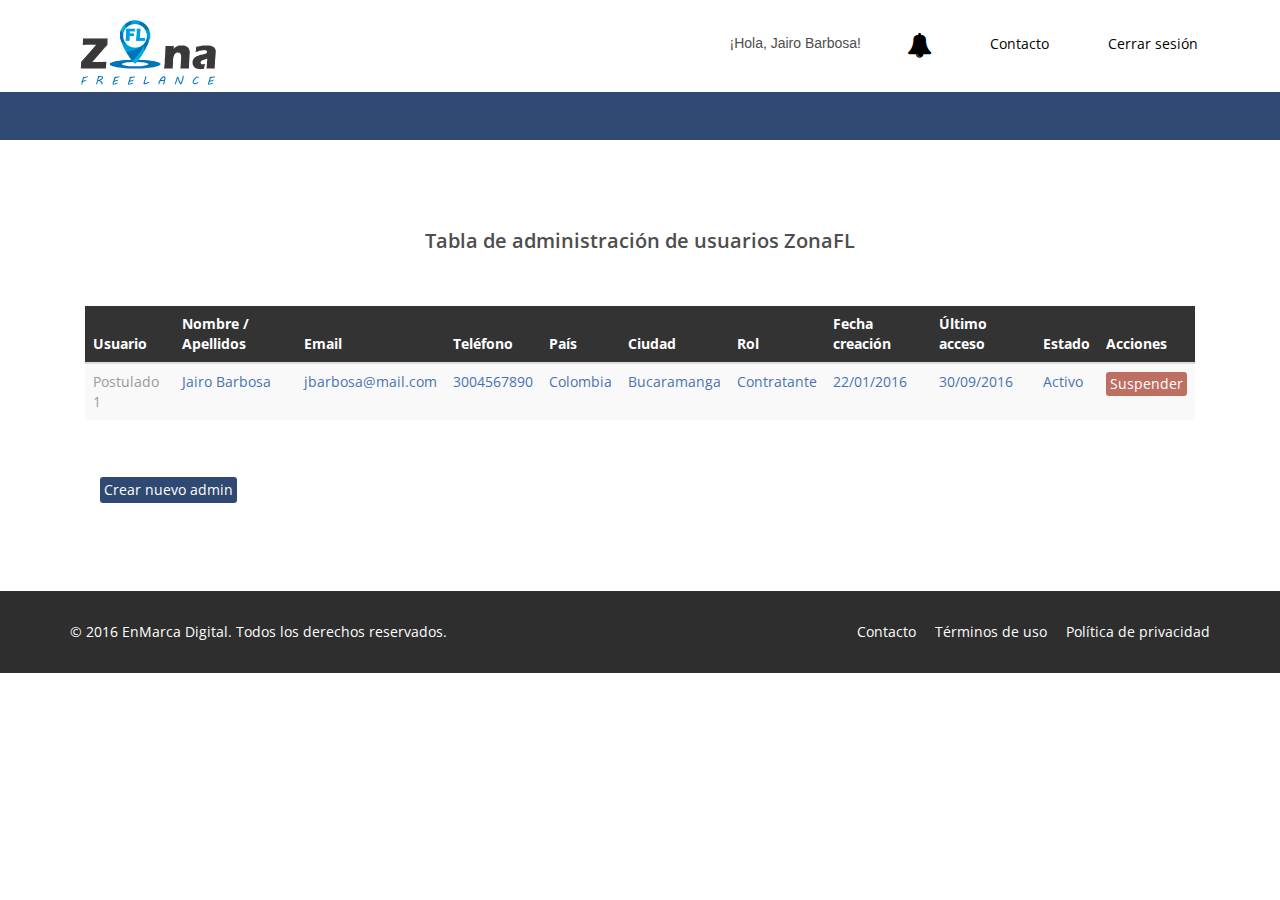
<file: JuanFdoCastro1/ZonaFl/ZonaFl/Static/admin.html>
﻿<!DOCTYPE html>
<html lang="en">
<head>
    <meta charset="utf-8">
    <meta name="viewport" content="width=device-width, initial-scale=1.0">
    <meta name="description" content="">
    <meta name="author" content="">
    <title> Admin | Zona FL</title>
    
    <!-- core CSS -->
    <link href="css/bootstrap.min.css" rel="stylesheet">
    <link href="css/font-awesome.min.css" rel="stylesheet">
    <link href="css/prettyPhoto.css" rel="stylesheet">
    <link href="css/animate.min.css" rel="stylesheet">
    <link href="css/main.css" rel="stylesheet">
    <link href="css/responsive.css" rel="stylesheet">
      <link href="http://cdn.datatables.net/1.10.12/css/jquery.dataTables.min.css" rel="stylesheet">
    
    <!--[if lt IE 9]>
    <script src="js/html5shiv.js"></script>
    <script src="js/respond.min.js"></script>
    <![endif]-->       
    <link rel="shortcut icon" href="images/ico/logo.png">
    <link rel="apple-touch-icon-precomposed" sizes="144x144" href="images/ico/apple-touch-icon-144-precomposed.png">
    <link rel="apple-touch-icon-precomposed" sizes="114x114" href="images/ico/apple-touch-icon-114-precomposed.png">
    <link rel="apple-touch-icon-precomposed" sizes="72x72" href="images/ico/apple-touch-icon-72-precomposed.png">
    <link rel="apple-touch-icon-precomposed" href="images/ico/apple-touch-icon-57-precomposed.png">
</head><!--/head-->

<body>

    
    <header id="header">
        <nav class="navbar navbar-inverse navbar navbar-fixed-top" role="banner">
            <div class="container">
                <div class="navbar-header">
                    <button type="button" class="navbar-toggle" data-toggle="collapse" data-target=".navbar-collapse">
                        <span class="sr-only">Toggle navigation</span>
                        <span class="icon-bar"></span>
                        <span class="icon-bar"></span>
                        <span class="icon-bar"></span>
                    </button>
                    <a class="navbar-brand" href="index.html"><img src="images/logo.png" alt="logo"></a>
                </div>
        
                <div class="collapse navbar-collapse navbar-right">
                    <ul class="nav navbar-nav">                   
                            
                              <li><p>¡Hola,<span id="username_bar"> Jairo Barbosa</span>!</p></li>                     
                              <li id="bell"><a id="iconotif" class="iconbar" href="#"><i class="fa fa-bell"></i></a></li>
                                        
                              <li><a href="index.html#contact-page" class="scroll">Contacto</a></li>
                              <li><a href="#" class="scroll">Cerrar sesión</a></li>                      
                                             
                    </ul>
                </div>
            </div><!--/.container-->
        </nav><!--/nav-->

                  <!--/Contenedor notificaciones-->
        <div class="notificaciones">
                <a id="closenotif" href="#">x Cerrar</a>
                     <br>
    
                              <!--/Notificación-->
                             <div id="single_notif">
                             <img id="single_notif_img" src="images/user_default.png" alt=""  />
                             <h6 id="single_notif_desc"><span id="usernotif">Nombre de usuario</span><span id="descrinotif">recién calificó tu proyecto</span><span id="proyectnotif">Nombre de proyecto</span></h6>                             
                             </div>
                                  <!--/Fin notificación-->                             
        </div>

   <!--/Fin Contenedor notificaciones-->
        

    
    </header><!--/header-->
    
    <section id="submenu-admin">
      
    </section>
    
    
    
      <section>
        <div class="container">
        
              <div id="admintable" class=" col-xs-12" style="text-align: center;">
              <h2>Tabla de administración de usuarios ZonaFL</h2> 
              <br><br>

              <div class="table-responsive" style="overflow-x: scroll; padding-bottom: 15px;">

              <table id="admintab" class="table table-hover table-striped aplies">
    <thead style="background-color: #333; color: white;">
      <tr>
        <th>Usuario</th>
        <th>Nombre / Apellidos</th>
         <th>Email</th>
          <th>Teléfono</th>
           <th>País</th>
            <th>Ciudad</th>
             <th>Rol</th>
              <th>Fecha creación</th>
               <th>Último acceso</th>
                <th>Estado</th>
                 <th>Acciones</th>
      </tr>
    </thead>
    <tbody>
      <tr>
        <td><a class="plist" href="#" target="_blank">Postulado 1</a></td>
        <td>Jairo Barbosa</td>
        <td>jbarbosa@mail.com</td>
        <td>3004567890</td>
        <td>Colombia</td>
        <td>Bucaramanga</td>
         <td>Contratante</td>
        <td>22/01/2016</td>
         <td>30/09/2016</td>
        <td>Activo</td>
        <td><button class="suspende" type="button">Suspender </button></td>        
      </tr>


      
    </tbody>
  </table>  
  </div>
  <br>

  <div id="newadmin" class="col-xs-12 col-sm-12 col-md-12 col-lg-12">
  <button id="newadmin-btn" type="button" class="newadmin-btn">Crear nuevo admin</button>
  <br><br>
      <form id="createadmin">

        <div class="col-xs-12 col-sm-6 col-md-6 col-lg-6">  
          <input id="useradmin" type="text" name="useradmin" class="form-control" placeholder="Nombre de usuario">
          <input id="mailadmin" type="email" name="mailadmin" class="form-control" placeholder="Email">
          <input id="nameadmin" type="text" name="nameadmin" class="form-control" placeholder="Nombre y Apellidos">
         </div>

          <div class="col-xs-12 col-sm-6 col-md-6 col-lg-6">
          <input id="passadmin" type="password" name="passadmin" class="form-control" placeholder="Contraseña">
          <input id="passadmin2" type="password" name="passadmin2" class="form-control" placeholder="Confirma Contraseña">
          <button id="sendnewadmin" type="submit" class="newadmin-btn">Crear Admin</button>    
          </div>

        </form>

  </div>

			</div>

		
		</div><!--/.container-->
    </section><!--/about-us-->
    
    
           <section id="footer">
        <div class="container">
            <div class="row">
                <div class="col-sm-6">
                    &copy; 2016 <a target="_blank" href="#" title="EnMarca Digital">EnMarca Digital</a>. Todos los derechos reservados.
                </div>
                <div class="col-sm-6">
                    <ul class="pull-right">
                        <li><a href="index.html#contact-page">Contacto</a></li>
                        <li><a href="#">Términos de uso</a></li>
                        <li><a href="#">Política de privacidad</a></li>
                      
                    </ul>
                </div>
            </div>
        </div>
    </footer><!--/#footer-->

    <script src="js/jquery.js"></script>
    <script src="js/bootstrap.min.js"></script>
    <script src="js/jquery.prettyPhoto.js"></script>
    <script src="js/jquery.isotope.min.js"></script>
    <script src="js/main.js"></script>
    <script src="js/wow.min.js"></script>
      <script src="js/jquery-2.1.4.js"></script>
       <script src="http://cdn.datatables.net/1.10.12/js/jquery.dataTables.min.js"></script>

       <script>
$(document).ready(function(){
    $('#admintab').DataTable();
});
</script>

</body>




<script>
           // código notificaciones
         
 $("#bell").on( "click", function() {    
            $('.notificaciones').toggle("slow");
             });
             
$("#closenotif").click(function(){
    $('.notificaciones').hide("slow");
    });
    
$("#iconotif").mouseleave(function(){
    $(this).css("color", "#000");
});




  //subasta o precio fijo

  $("input[type=checkbox]").click(function() {

      
    if($(this).is(':checked')) {
  
     $("#rango_val, .valsubasta").show("slow");
      $("#valor_fijo, .valfijo").hide("slow");
      $("#valorproy").attr('value', '000');

    } else {

     $("#rango_val, .valsubasta").hide("slow");
      $("#valor_fijo, .valfijo").show("slow");
      $("#valorproy").attr('value', '0');

    }
  });
  
    </script>

<script>
$("#newadmin-btn").on("click", function(){
$("#createadmin").show("slow");
});
</script>


</html>
</file>
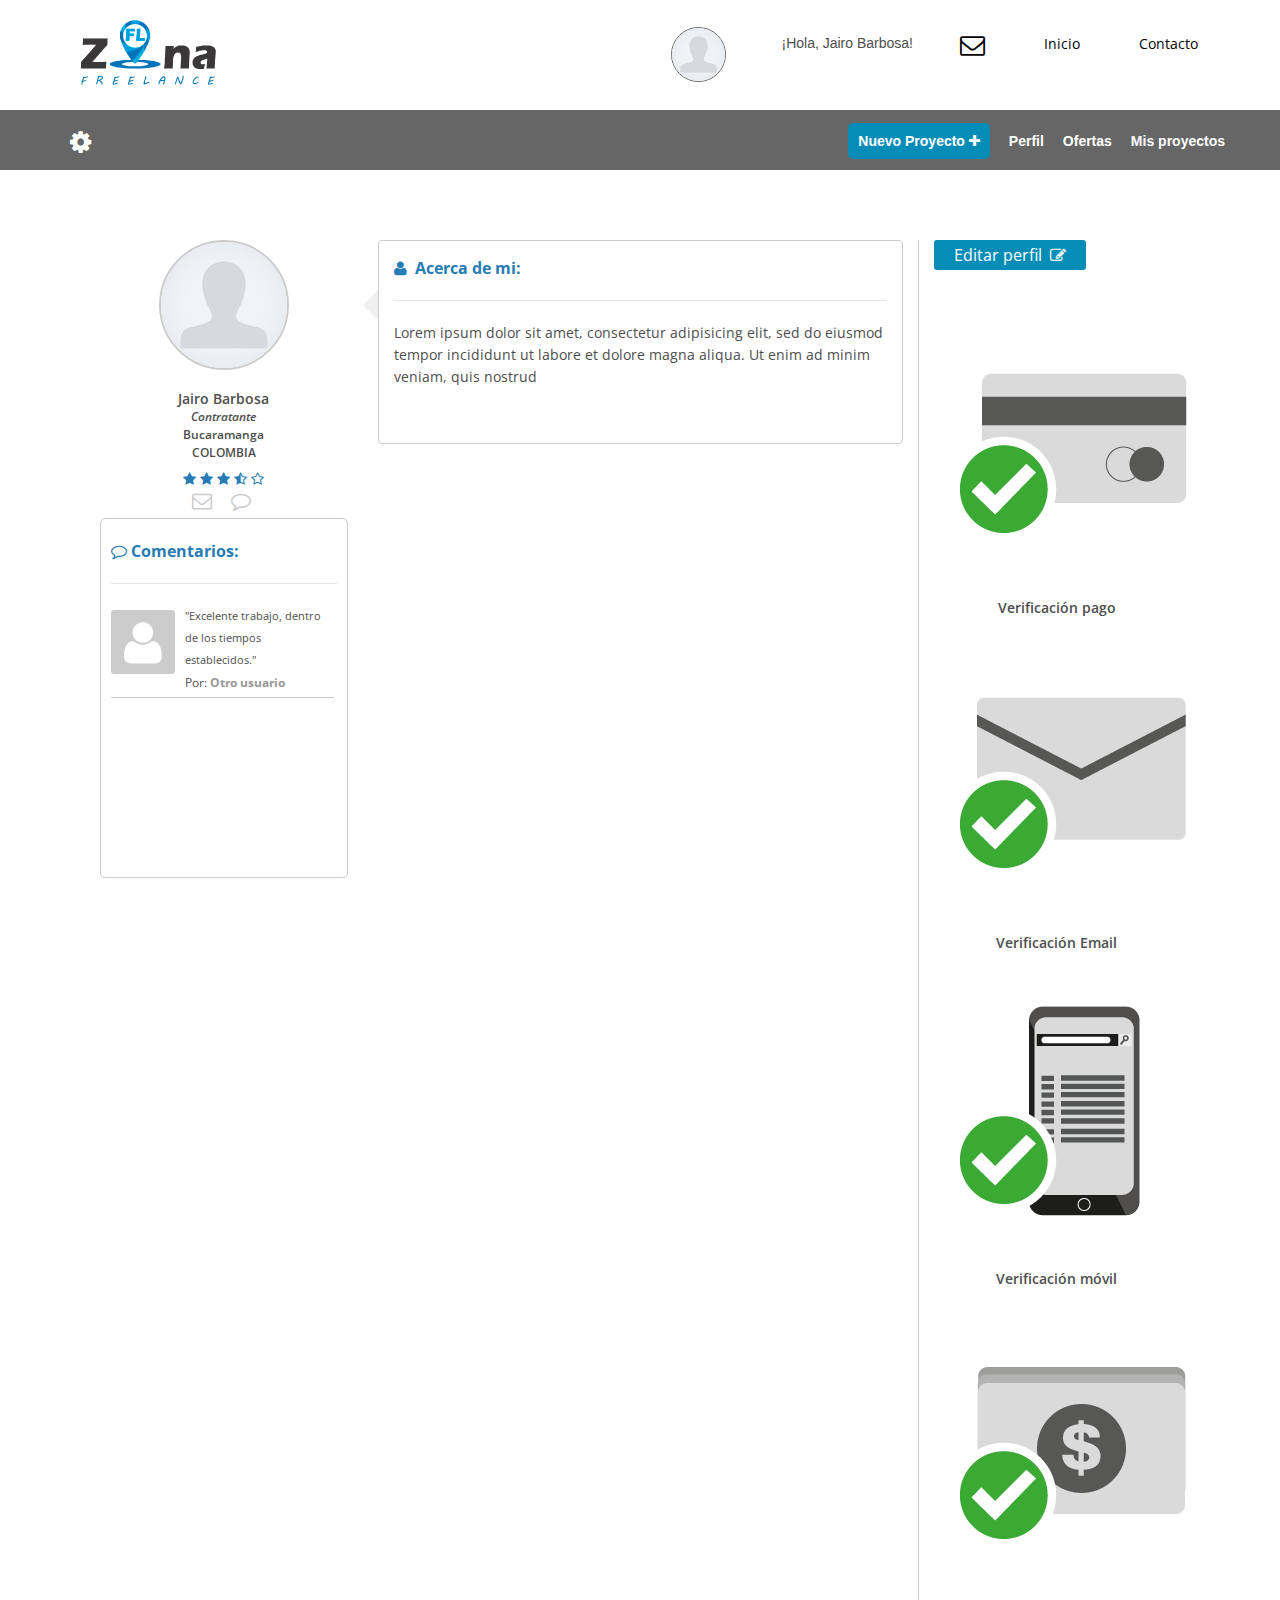
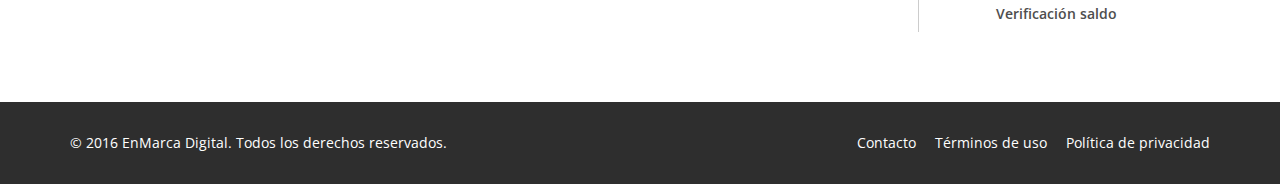
<file: JuanFdoCastro1/ZonaFl/ZonaFl/Static/contratante-principal.html>
﻿<!DOCTYPE html>
<html lang="en">
<head>
    <meta charset="utf-8">
    <meta name="viewport" content="width=device-width, initial-scale=1.0">
    <meta name="description" content="">
    <meta name="author" content="">
    <title> Principal Contratante | Zona FL</title>
    
    <!-- core CSS -->
    <link href="css/bootstrap.min.css" rel="stylesheet">
    <link href="css/font-awesome.min.css" rel="stylesheet">
    <link href="css/prettyPhoto.css" rel="stylesheet">
    <link href="css/animate.min.css" rel="stylesheet">
    <link href="css/main.css" rel="stylesheet">
    <link href="css/responsive.css" rel="stylesheet">
    
    <!--[if lt IE 9]>
    <script src="js/html5shiv.js"></script>
    <script src="js/respond.min.js"></script>
    <![endif]-->       
    <link rel="shortcut icon" href="images/ico/logo.png">
    <link rel="apple-touch-icon-precomposed" sizes="144x144" href="images/ico/apple-touch-icon-144-precomposed.png">
    <link rel="apple-touch-icon-precomposed" sizes="114x114" href="images/ico/apple-touch-icon-114-precomposed.png">
    <link rel="apple-touch-icon-precomposed" sizes="72x72" href="images/ico/apple-touch-icon-72-precomposed.png">
    <link rel="apple-touch-icon-precomposed" href="images/ico/apple-touch-icon-57-precomposed.png">
</head><!--/head-->

<body>

    
    <header id="header">
        <nav class="navbar navbar-inverse navbar navbar-fixed-top" role="banner">
            <div class="container">
                <div class="navbar-header">
                    <button type="button" class="navbar-toggle" data-toggle="collapse" data-target=".navbar-collapse">
                        <span class="sr-only">Toggle navigation</span>
                        <span class="icon-bar"></span>
                        <span class="icon-bar"></span>
                        <span class="icon-bar"></span>
                    </button>
                    <a class="navbar-brand" href="index.html"><img src="images/logo.png" alt="logo"></a>
                </div>
				
                <div class="collapse navbar-collapse navbar-right">
                    <ul class="nav navbar-nav">                   
                             <li><div id="miniatura_bar" class="miniatura"><img src="images/user_default.png"/></div></li> 
                               <li><p>¡Hola,<span id="username_bar"> Jairo Barbosa</span>!</p></li> 
                    
                           <li><a class="iconbar" href="#"><i class="fa fa-envelope-o"></i></a></li>         
                
                     
                    
                            <li><a href="index.html">Inicio</a></li> 
                                <li><a href="index.html#contact-page" class="scroll">Contacto</a></li>
                           
                                             
                    </ul>
                </div>
            </div><!--/.container-->
        </nav><!--/nav-->
        
    <!--/pop up nueva oferta-->
    
    <div id="nuevoproyect" class="emer">
  <div class="emer-addoferta">
    <a href="#">x</a>
    <hr>
    <h2 class="title_pop">Nuevo proyecto</h2>

    <div id="content_np">
    <form id="addoferta_contrat">
    Categoría del trabajo:
    <select name="Categories">
   <option selected value="0"> Elige una catagoría </option>
     
       <option value="1">Páginas Web y Software</option> 
       <option value="2">Aplicaciones para móviles</option> 
       <option value="3">Diseño gráfico</option> 
        <option value="4">Producción multimedia</option> 
       <option value="5">Animación 3D</option> 
       <option value="6">Microsoft Office</option> 
            <option value="7">Traducción y redacción</option> 
       <option value="8">Ingeniería y Arquitectura</option> 
</select>
<br>
<br>
 <label>Nombre del proyecto</label>
    <input type="text" class="form-control" placeholder="Es el título que verán los Freelance en la oferta...">
    <br>
           <label>Descripción proyecto</label>
                            <textarea name="message" id="message" required="required" class="form-control" rows="7" placeholder="Describe en detalle el proyecto que necesitas llevar a cabo; sé tan especifico como quieras para conseguir el Freelance más indicado para el trabajo..."></textarea> 
  <br>  
    <strong>Rango de valor</strong><i> (*elige un rango de valores estimado, el valor final se definirá en puja con el mejor postor):</i>
    <select name="rango_valor">
       <option value="1">Menos de 500.000 COP</option> 
       <option value="2">500.000 - 1.000.000 COP</option> 
       <option value="3">1.000.000 - 2.000.000 COP</option> 
        <option value="4">2.000.000 - 3.000.000 COP</option> 
       <option value="5">Más de 3.000.000 COP</option> 
 </select>

 <br>
  <br>
  <label>Duración estimada del proyecto</label>
    <input type="text" class="form-control" placeholder="Ingresa un estimado de duración en semanas o meses. Ej: 8 semanas...">
    <hr>
    <a href="#"><h2 class="btn-cancel_addofer">Cancelar</h2></a>
    
    <input type="submit" value="Publicar proyecto +" class="btn-addofer">


 

    </form>
    <br/>
    </div>

<hr>

  </div> 
 
</div>    
  <!--/ fin pop up nueva oferta-->
		
    </header><!--/header-->
    
    <section id="submenu">
        <div class="container">
            <div class="row">
            
                   <ul class="pull-right">
                      <li><a id="nuevoproyecto" href="#nuevoproyect">Nuevo Proyecto <i class="fa fa-plus"></i></a></li>
                        <li><a href="contacto">Perfil</a></li>
                        <li><a href="#">Ofertas</a></li>
                       <li><a href="index.html">Mis proyectos</a></li>
                    </ul>
                    <div class=" col-sm-1 col-md-1 col-lg-1">
                     <li class="dropdown cogg">
                            <a href="#" class="dropdown-toggle iconbar" data-toggle="dropdown"><i class="fa fa-cog"></i></a>
                            	<ul class="dropdown-menu coggs">
                                	 <li id="primero_cogg"><a href="index.html">Inicio &nbsp;</a></li>	
                               		 <li><a href="#">Perfil</a></li>
                              	  	 <li><a href="#">Ofertas</a></li>
                                     <li><a href="#">Mis proyectos</a></li>
                                       <li><a id="nuevoproyecto_cog" href="#nuevoproyect">Nuevo Proyecto <i class="fa fa-plus"></i></a></li>
                                        <hr>
                                         <hr>
                                         <li><a href="#">Verificaciones</a></li>
                                          <li><a href="#">Bandeja de entrada</a></li>
                                           <li><a href="#">Cerrar sesión</a></li>
                                            <li id="ultimo_cogg"><a href="#">Darse de baja</a></li>
                               	
                           	   </ul>
                        </li>
                        </div>
                  
                </div>
            </div>
       </section>
    
    
    
      <section id="principal">
        <div class="container">
        <div id="columnahide" class="col-lg-2"></div>
<div id="columna" class=" col-md-12 col-lg-12">       
      
          <!-- Div izq--> 
       <div class="col-xs-12 col-sm-3 col-md-3 col-lg-3">
       <div class="saludoperfi">
      <div id="fotop" class="fotodeperfil">
      <img src="images/user_default.png"/>     
      </div>
     <div id="saludop" class="saludops">
    <h5 id="username_profile">Jairo Barbosa</h5>  
    <h6 id="tipo_usuario_profile"><i>Contratante</i></h6>
    <h6 id="ciudad_profile">Bucaramanga</h6>
        <h6 id="pais_profile">COLOMBIA</h6>
                
      </div>  
  
      </div>
       <div id="calificaciones" class="col-xs-12">
       <div id="stars">
       <i class="fa fa-star"></i>
        <i class="fa fa-star"></i>
         <i class="fa fa-star"></i>
          <i class="fa fa-star-half-o"></i>
           <i class="fa fa-star-o"></i>
       </div>
             <div id="bande_comen" class="col-xs-12">
       <a class="iconbar2" href="#"><i class="fa fa-envelope-o"></i></a>
        <a class="iconbar2" href="#"><i class="fa fa-comment-o"></i></a>
       
       </div>
       </div> 
       <hr>
         <div id="comentarios_freelance" class="col-xs-12 col-sm-12 col-md-12">
         <h3><strong><i class="fa fa-comment-o"></i> Comentarios:</strong></h3>
         <hr>
        	 <div id="comentarios_recopil">
         			 <div class="single_comments">
    								<img id="com_reciente_img" src="images/blog/avatar3.png" alt=""  />
    								<p id="com_reciente_com">"Excelente trabajo, dentro de los tiempos establecidos."</p>
                                    <div class="entry-meta small muted">
                                        <span>Por: <a id="com_reciente_user" href="#">Otro usuario</a></span >
                                    </div>
    							</div>
                                
                         
                   
                   
       		  </div>
         </div> 

        <br>  
       </div> 
         <!--FIN Div izq--> 
       
       <!--Div central-->
         <div class="col-xs-12 col-sm-6 col-md-6 col-lg-6">
    <div class="media-body post_reply_comments acercade">
                                <h3><strong><i class="fa fa-user"></i> &nbsp;Acerca de mi:</strong></h3>
                                <hr>
                               <p id="descripcion_profile">Lorem ipsum dolor sit amet, consectetur adipisicing elit, sed do eiusmod tempor incididunt ut labore et dolore magna aliqua. Ut enim ad minim veniam, quis nostrud</p>                          
                            </div>
                            
   
       </div> 
            
               <!--FIN Div central--> 
               
   <!-- Div der--> 
    
    <div id="secder_free" class="col-xs-12 col-sm-3 col-md-3 col-lg-3">
  <a id="edicion_perfil" href="index.html">Editar perfil &nbsp;<i class="fa fa-edit"></i></a>
 
  
  <div id="veri_pago" class="verificaciones_barra">
   <div id="verifi_pago" class="verif_item">
      <img src="images/verificacion/verificacionpago.png"/>         
      </div>
       <center><h5>Verificación pago</h5></center> 
      </div>
      
      
  <div id="veri_mail" class="verificaciones_barra">
   <div id="verifi_mail" class="verif_item">
      <img src="images/verificacion/verificacionemail.png"/>         
      </div>
       <center><h5>Verificación Email</h5></center> 
  </div>
  
  <div id="veri_movil" class="verificaciones_barra">
   <div id="verifi_movil" class="verif_item">
      <img src="images/verificacion/verificacionmovil.png"/>         
      </div>
       <center><h5>Verificación móvil</h5></center> 
  </div>
  
  <div id="veri_saldo" class="verificaciones_barra">
   <div id="verifi_saldo" class="verif_item">
      <img src="images/verificacion/Verificacionsaldos.png"/>         
      </div>
       <center><h5>Verificación saldo</h5></center> 
  </div>
  
    </div>
    
      <!--FIN Div der--> 		
		
			</div>

		
		</div><!--/.container-->
    </section><!--/about-us-->
    
    
           <section id="footer">
        <div class="container">
            <div class="row">
                <div class="col-sm-6">
                    &copy; 2016 <a target="_blank" href="#" title="EnMarca Digital">EnMarca Digital</a>. Todos los derechos reservados.
                </div>
                <div class="col-sm-6">
                    <ul class="pull-right">
                        <li><a href="index.html#contact-page">Contacto</a></li>
                        <li><a href="#">Términos de uso</a></li>
                        <li><a href="#">Política de privacidad</a></li>
                      
                    </ul>
                </div>
            </div>
        </div>
    </footer><!--/#footer-->

    <script src="js/jquery.js"></script>
    <script src="js/bootstrap.min.js"></script>
    <script src="js/jquery.prettyPhoto.js"></script>
    <script src="js/jquery.isotope.min.js"></script>
    <script src="js/main.js"></script>
    <script src="js/wow.min.js"></script>
      <script src="js/jquery-1.10.2.js"></script>
</body>
</html>
</file>
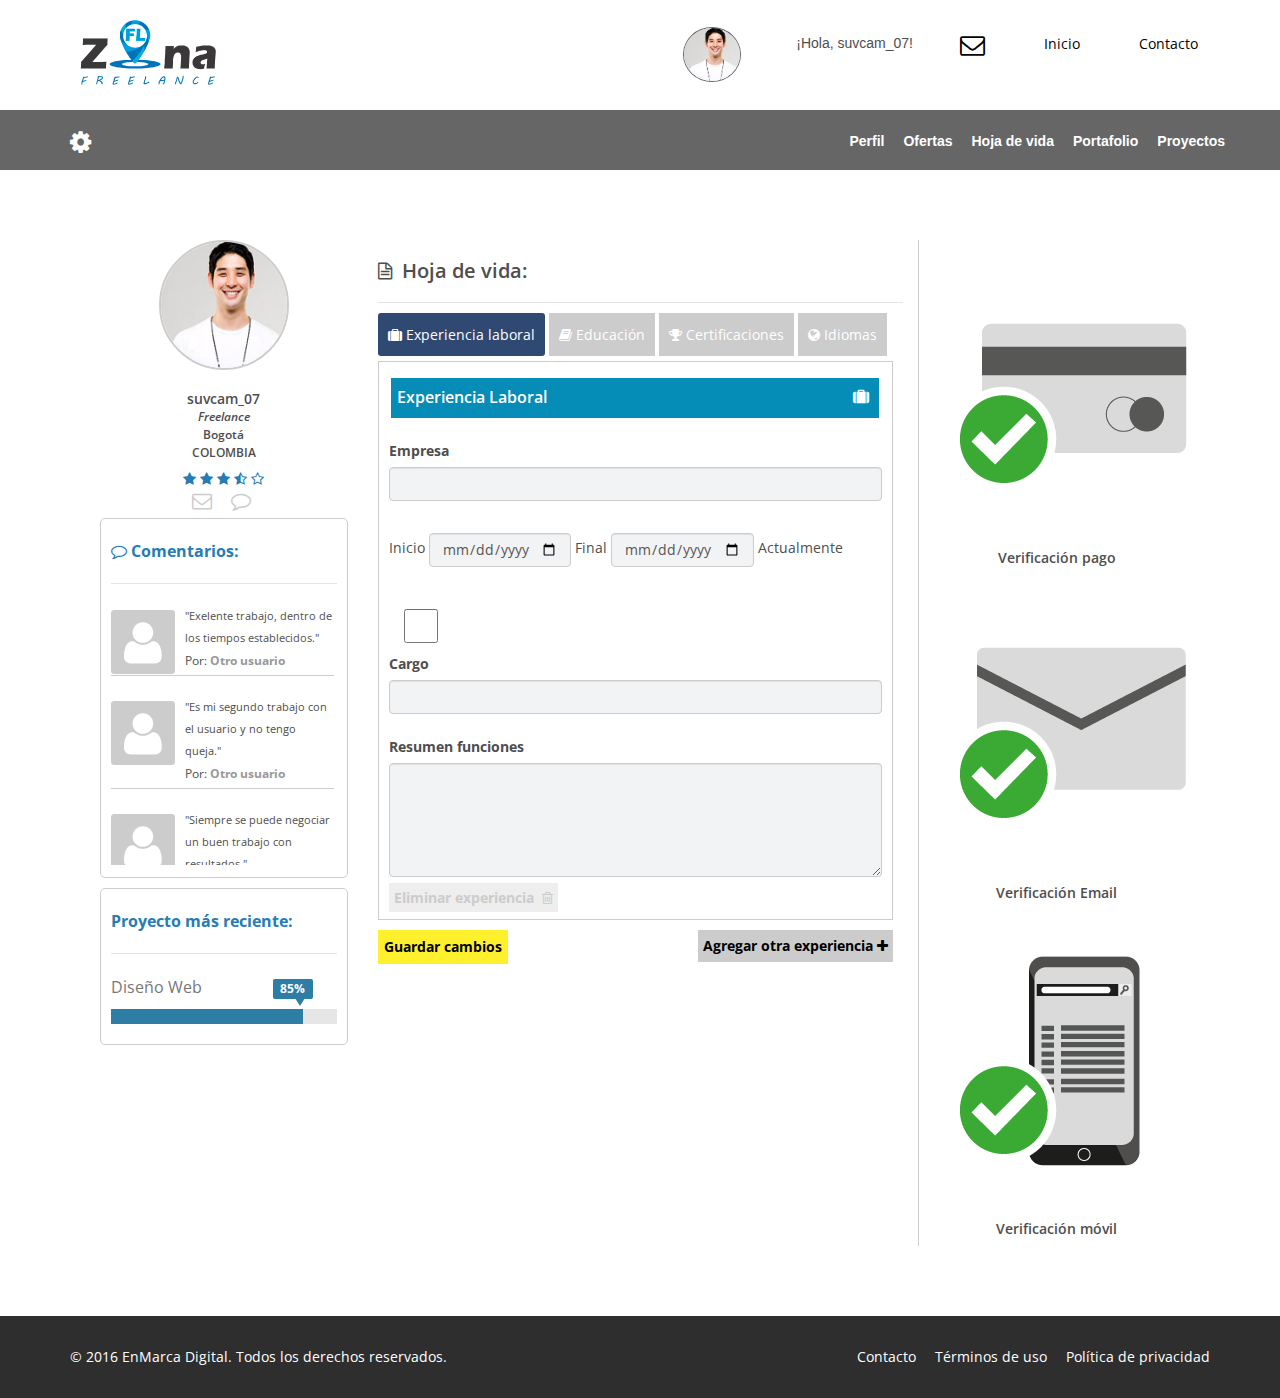
<file: JuanFdoCastro1/ZonaFl/ZonaFl/Static/freelance-curriculum-form.html>
﻿<!DOCTYPE html>
<html lang="es">
<head>
    <meta charset="utf-8">
    <meta name="viewport" content="width=device-width, initial-scale=1.0">
    <meta name="description" content="">
    <meta name="author" content="">
    <title> Hoja de vida Freelance | Zona FL</title>
    
    <!-- core CSS -->
    <link href="css/bootstrap.min.css" rel="stylesheet">
    <link href="css/font-awesome.min.css" rel="stylesheet">
    <link href="css/prettyPhoto.css" rel="stylesheet">
    <link href="css/animate.min.css" rel="stylesheet">
    <link href="css/main.css" rel="stylesheet">
    <link href="css/responsive.css" rel="stylesheet">
    
    <!--[if lt IE 9]>
    <script src="js/html5shiv.js"></script>
    <script src="js/respond.min.js"></script>
    <![endif]-->       
    <link rel="shortcut icon" href="images/ico/logo.png">
    <link rel="apple-touch-icon-precomposed" sizes="144x144" href="images/ico/apple-touch-icon-144-precomposed.png">
    <link rel="apple-touch-icon-precomposed" sizes="114x114" href="images/ico/apple-touch-icon-114-precomposed.png">
    <link rel="apple-touch-icon-precomposed" sizes="72x72" href="images/ico/apple-touch-icon-72-precomposed.png">
    <link rel="apple-touch-icon-precomposed" href="images/ico/apple-touch-icon-57-precomposed.png">
</head><!--/head-->

<body>

    
    <header id="header">
        <nav class="navbar navbar-inverse navbar navbar-fixed-top" role="banner">
            <div class="container">
                <div class="navbar-header">
                    <button type="button" class="navbar-toggle" data-toggle="collapse" data-target=".navbar-collapse">
                        <span class="sr-only">Toggle navigation</span>
                        <span class="icon-bar"></span>
                        <span class="icon-bar"></span>
                        <span class="icon-bar"></span>
                    </button>
                    <a class="navbar-brand" href="index.html"><img src="images/logo.png" alt="logo"></a>
                </div>
				
                <div class="collapse navbar-collapse navbar-right">
                    <ul class="nav navbar-nav">                   
                             <li><div id="miniatura_freel" class="miniatura"><img src="images/man3.jpg"/></div></li> 
                               <li><p>¡Hola,<span id="username_freel_bar"> suvcam_07</span>!</p></li> 
                    
                           <li><a class="iconbar" href="index.html"><i class="fa fa-envelope-o"></i></a></li>         
                
                     
                    
                            <li><a href="index.html">Inicio</a></li> 
                                <li><a href="index.html#contact-page" class="scroll">Contacto</a></li>
                           
                                             
                    </ul>
                </div>
            </div><!--/.container-->
        </nav><!--/nav-->
        

		
    </header><!--/header-->
    
    <section id="submenu">
        <div class="container">
            <div class="row">
            
                   <ul class="pull-right">
                        <li><a href="contacto">Perfil</a></li>
                        <li><a href="#">Ofertas</a></li>
                        <li><a href="#">Hoja de vida</a></li>
                        <li><a href="index.html">Portafolio</a></li>
                          <li><a href="index.html">Proyectos</a></li>
                    </ul>
                    <div class=" col-sm-1 col-md-1 col-lg-1">
                     <li class="dropdown cogg">
                            <a href="#" class="dropdown-toggle iconbar" data-toggle="dropdown"><i class="fa fa-cog"></i></a>
                            	<ul class="dropdown-menu coggs">
                                	 <li id="primero_cogg"><a href="index.html">Inicio &nbsp;</a></li>	
                               		 <li><a href="#">Perfil</a></li>
                              	  	 <li><a href="#">Ofertas</a></li>
                                      <li><a href="#">Hoja de vida</a></li>
                                       <li><a href="#">Portafolio</a></li>
                                        <li><a href="#">Proyectos</a></li>
                                        <hr>
                                         <hr>
                                         <li><a href="#">Verificaciones</a></li>
                                          <li><a href="#">Bandeja de entrada</a></li>
                                           <li><a href="#">Cerrar sesión</a></li>
                                            <li id="ultimo_cogg"><a href="#">Darse de baja</a></li>
                               	
                           	   </ul>
                        </li>
                        </div>
                  
                </div>
            </div>

    </section>
    
    
    
      <section id="principal">
        <div class="container">
        <div id="columnahide" class="col-lg-2"></div>
<div id="columna" class=" col-md-12 col-lg-12">       
      
          <!-- Div izq--> 
       <div class="col-xs-12 col-sm-3 col-md-3 col-lg-3">
       <div class="saludoperfi">
      <div id="fotop" class="fotodeperfil">
      <img src="images/man3.jpg"/>     
      </div>
     <div id="saludop" class="saludops">
    <h5 id="username_profile">suvcam_07</h5>  
    <h6 id="tipo_usuario_profile"><i>Freelance</i></h6>
    <h6 id="ciudad_freelance_profile">Bogotá</h6>
        <h6 id="pais_freelance_profile">COLOMBIA</h6>
                
      </div>  
  
      </div>
       <div id="calificaciones" class="col-xs-12">
       <div id="stars">
       <i class="fa fa-star"></i>
        <i class="fa fa-star"></i>
         <i class="fa fa-star"></i>
          <i class="fa fa-star-half-o"></i>
           <i class="fa fa-star-o"></i>
       </div>
             <div id="bande_comen" class="col-xs-12">
       <a class="iconbar2" href="#"><i class="fa fa-envelope-o"></i></a>
        <a class="iconbar2" href="#"><i class="fa fa-comment-o"></i></a>
       
       </div>
       </div> 
       <hr>
         <div id="comentarios_freelance" class="col-xs-12 col-sm-12 col-md-12">
         <h3><strong><i class="fa fa-comment-o"></i> Comentarios:</strong></h3>
         <hr>
        	 <div id="comentarios_recopil">
         			 <div class="single_comments">
    								<img id="com_reciente1_img" src="images/blog/avatar3.png" alt=""  />
    								<p id="com_reciente1_com">"Exelente trabajo, dentro de los tiempos establecidos."</p>
                                    <div class="entry-meta small muted">
                                        <span>Por: <a id="com_reciente1_user" href="#">Otro usuario</a></span >
                                    </div>
    							</div>
                                
                                 <div class="single_comments">
    								<img id="com_reciente2_img" src="images/blog/avatar3.png" alt=""  />
    								<p id="com_reciente2_com">"Es mi segundo trabajo con el usuario y no tengo queja."</p>
                                    <div class="entry-meta small muted">
                                        <span>Por: <a id="com_reciente2_user" href="#">Otro usuario</a></span >
                                    </div>
    							</div>
                                
                                 <div class="single_comments">
    								<img id="com_reciente3_img" src="images/blog/avatar3.png" alt=""  />
    								<p id="com_reciente3_com">"Siempre se puede negociar un buen trabajo con resultados."</p>
                                    <div class="entry-meta small muted">
                                        <span>Por: <a id="com_reciente3_user" href="#">Otro usuario</a></span >
                                    </div>
    							</div>
                   
                   
       		  </div>
         </div> 
        <div id="terminados_freelance" class="col-xs-12">
        <h3><strong>Proyecto más reciente:</strong></h3>
             <hr>
                       <div class="progress-wrap">
                            <h3>Diseño Web</h3>
                            <div class="progress">
                              <div class="progress-bar  color1" role="progressbar" aria-valuenow="40" aria-valuemin="0" aria-valuemax="100" style="width: 85%">
                                <span class="bar-width">85%</span>
                              </div>

                            </div>
                        </div>    
        </div> 
        <br>  
       </div> 
         <!--FIN Div izq--> 
       
       <!--Div central-->
       
 <div class="col-xs-12 col-sm-6 col-md-6 col-lg-6">
          <h2><i class="fa fa-file-text-o"></i> &nbsp;Hoja de vida:</h2>
        <hr>
        
        <a id="exp_lab" class="hv_cat" href="#"><i class="fa fa-suitcase"></i> Experiencia laboral</a>
        <a id="estud" class="hv_cat" href="#"><i class="fa fa-book"></i> Educación</a>
          <a id="certifi" class="hv_cat" href="#"><i class="fa fa-trophy"></i> Certificaciones</a>
           <a id="idio" class="hv_cat" href="#"><i class="fa fa-globe"></i> Idiomas</a>
        <div id="anchor" class="ofertas_all_freelance"> 
                       
           
  	<!--Formulario-->  
              
    <div id="empleos">          
  <div class="edicion_hv">
         
           <form id="experiencia_laboral">   
                    <div class="header_div_hv"><h4>Experiencia Laboral<i id="addexper" class="fa fa-suitcase"></i></h4></div>         
               
 <br> 
        
<div id="contenedor">
    <div class="added">
    
  	  <label>Empresa</label>
      <input type="text" name="mitexto[]" id="campo_1" class="form-control inputs"/>
       Inicio<input type="date" id="campo_2" class="form-control fechas"/>
          Final<input type="date" id="campo_3" class="form-control fechas"/> 
        Actualmente<input type="checkbox" id="campo_4" class="form-control"/>   
            <label>Cargo</label><input type="text" name="mitexto[]" id="campo_5" class="form-control inputs"/>
             <label>Resumen funciones</label><textarea name="mitexto[]" id="campo_6" class="form-control inputs" rows="5"/></textarea>
            <a href="#" class="eliminar">Eliminar experiencia &nbsp;<i class="fa fa-trash-o"></i></a>
             
    </div>         
		</div>                                                      
           </div> <!--item hoja fin-->  
               <a id="agregarCampo" href="#">Agregar otra experiencia <i class="fa fa-plus"></i></a>
             <input type="button" value="Guardar cambios" class="save_hv">
               </form>
               </div>
     <!--Fin formulario-->            
               
   <!--Formulario-->           
  
    <div id="academicos">      
  <div class="edicion_hv">
         
           <form id="experiencia_academica">   
                    <div class="header_div_hv"><h4>Educación<i id="addexper_estudio" class="fa fa-book"></i></h4></div>         
               
 <br> 
        
<div id="contenedor_estudio">
    <div class="added">
    
  	  <label>Institución</label>
      <input type="text" name="mitexto[]" id="campoe_1" class="form-control inputs"/>
         <label>País</label><input type="text" name="mitexto[]" id="campoe_2" class="form-control inputs"/>
             <label>Título</label><input type="text" name="mitexto[]" id="campoe_3" class="form-control inputs"/>
       Inicio<input type="date" id="campoe_4" class="form-control fechas"/>
          Final<input type="date" id="campoe_5" class="form-control fechas"/> 
        Actualmente<input type="checkbox" id="campoe_6" class="form-control inputs"/>   
         
            <a href="#" class="eliminar">Eliminar estudio &nbsp;<i class="fa fa-trash-o"></i></a>
             
    </div>         
		</div>                                                      
           </div>
               <a id="agregarCampo_estudio" href="#">Agregar otro estudio <i class="fa fa-plus"></i></a>
             <input type="button" value="Guardar cambios" class="save_hv_estudio">
               </form>
</div> 

<!--Fin formulario-->   

<!--formulario-->  

   <div id="certificaciones">      
  <div class="edicion_hv">
         
           <form id="experiencia_certificaciones">   
                    <div class="header_div_hv"><h4>Certificaciones<i id="addexper_certif" class="fa fa-trophy"></i></h4></div>         
               
 <br> 
        
<div id="contenedor_certificado">
    <div class="added">
    
  	  <label>Certificado</label>
      <input type="text" name="mitexto[]" id="campoc_1" class="form-control inputs"/>
         <label>Organización otorgante</label><input type="text" name="mitexto[]" id="campoc_2" class="form-control inputs"/>
        <label>Descripción Certificado</label><textarea type="text" name="mitexto[]" id="campoc_3" class="form-control inputs" rows="5"/></textarea>
       Fecha Certificado<input type="date" id="campoc_4" class="form-control fechac"/>       
        Actualmente<input type="checkbox" id="campoc_5" class="form-control inputs"/>   
         
            <a href="#" class="eliminar">Eliminar Certificado &nbsp;<i class="fa fa-trash-o"></i></a>
             
    </div>         
		</div>                                                      
           </div>
               <a id="agregarCampo_certificado" href="#">Agregar otro certificado <i class="fa fa-plus"></i></a>
             <input type="button" value="Guardar cambios" class="save_hv_certificado">
               </form>
</div> 

<!--Fin formulario-->   

<!--formulario-->  

   <div id="idiomas">      
  <div class="edicion_hv">
         
           <form id="experiencia_idiomas">   
                    <div class="header_div_hv"><h4>Idiomas<i id="addexper_idiomas" class="fa fa-globe"></i></h4></div>         
               
 <br> 
        
<div id="contenedor_idiomas">
    <div class="added">
    
  	  <label>Idioma</label>
      <input type="text" name="mitexto[]" id="campoi_1" class="form-control inputs"/>
         <label>Nivel</label>
             <select id="campoi_2" name="mitexto[]" class="form-control">
<option value="0">Seleccione un nivel</option>
<option value="ma">Lengua materna</option>
<option value="pr">Principiante</option>
<option value="in">Intermedio</option>
<option value="av">Avanzado</option>
<option value="fl">Fluido</option>
</select>
      Con Certificado<input type="checkbox" id="campoi_3" class="form-control inputs"/>   
         
            <a href="#" class="eliminar">Eliminar Idioma &nbsp;<i class="fa fa-trash-o"></i></a>
             
    </div>         
		</div>                                                      
           </div>
               <a id="agregarCampo_idiomas" href="#">Agregar otro Idioma <i class="fa fa-plus"></i></a>
             <input type="button" value="Guardar cambios" class="save_hv_idiomas">
               </form>
</div> 

<!--Fin formulario-->   
                 
       </div> 
   </div> 
     
               <!--FIN Div central--> 
               
   <!-- Div der--> 
    
    <div id="secder_free" class="col-xs-12 col-sm-3 col-md-3 col-lg-3">
    
   
 
  
  <div id="veri_pago" class="verificaciones_barra">
   <div id="verifi_pago" class="verif_item">
      <img src="images/verificacion/verificacionpago.png"/>         
      </div>
       <center><h5>Verificación pago</h5></center> 
      </div>
      
      
  <div id="veri_mail" class="verificaciones_barra">
   <div id="verifi_mail" class="verif_item">
      <img src="images/verificacion/verificacionemail.png"/>         
      </div>
       <center><h5>Verificación Email</h5></center> 
  </div>
  
  <div id="veri_movil" class="verificaciones_barra">
   <div id="verifi_movil" class="verif_item">
      <img src="images/verificacion/verificacionmovil.png"/>         
      </div>
       <center><h5>Verificación móvil</h5></center> 
  </div>
  
  <!--<div id="veri_saldo" class="verificaciones_barra">
   <div id="verifi_saldo" class="verif_item">
      <img src="images/verificacion/Verificacionsaldos.png"/>         
      </div>
       <center><h5>Verificación saldo</h5></center> 
  </div>-->
  
    </div>
    
      <!--FIN Div der--> 		
		
			</div>

		
		</div><!--/.container-->
    </section><!--/about-us-->
    
    
           <section id="footer">
        <div class="container">
            <div class="row">
                <div class="col-sm-6">
                    &copy; 2016 <a target="_blank" href="#" title="EnMarca Digital">EnMarca Digital</a>. Todos los derechos reservados.
                </div>
                <div class="col-sm-6">
                    <ul class="pull-right">
                        <li><a href="index.html#contact-page">Contacto</a></li>
                        <li><a href="#">Términos de uso</a></li>
                        <li><a href="#">Política de privacidad</a></li>
                      
                    </ul>
                </div>
            </div>
        </div>
    </footer><!--/#footer-->

    <script src="js/jquery.js"></script>
    <script src="js/bootstrap.min.js"></script>
    <script src="js/jquery.prettyPhoto.js"></script>
    <script src="js/jquery.isotope.min.js"></script>
    <script src="js/main.js"></script>
    <script src="js/wow.min.js"></script>
      <script src="js/jquery-2.1.4.js"></script>
      
     <script> $(document).ready(function() {

    var MaxInputs       = 40; //Número Maximo de Campos
    var contenedor       = $("#contenedor"); //ID del contenedor
    var AddButton       = $("#agregarCampo"); //ID del Botón Agregar

    //var x = número de campos existentes en el contenedor
    var x = $("#contenedor div").length + 6;
    var FieldCount = x-1; //para el seguimiento de los campos

    $(AddButton).click(function (e) {
        if(x <= MaxInputs) //max input box allowed
        {
            FieldCount++;
            //agregar campo
            $(contenedor).append('<br><div><label>Empresa</label><input type="text" name="mitexto[]" id="campo_'+ FieldCount +'" class="form-control inputs"/>Inicio<input type="date" id="campo_'+ FieldCount +'" class="form-control fechas"/>&nbsp;Final<input type="date" id="campo_'+ FieldCount +'" class="form-control fechas"/>&nbsp;Actualmente<input type="checkbox" style="width:4%; display:inline-block; margin-left:4px" id="campo_'+ FieldCount +'" class="form-control"/><label>Cargo</label><input type="text" name="mitexto[]" id="campo_'+ FieldCount +'" class="form-control inputs"/><br><label>Resumen funciones</label><textarea name="mitexto[]" id="campo_'+ FieldCount +'" class="form-control inputs" rows="5"/></textarea><br><a href="#" class="eliminar">Eliminar experiencia &nbsp;<i class="fa fa-trash-o"></i></a></div><br>');
            x++; //text box increment
        }
        return false;
    });

    $("body").on("click",".eliminar", function(e){ //click en eliminar campo
        if( x > 1 ) {
            $(this).parent('div').remove(); //eliminar el campo
            x--;
        }
        return false;
    });
});
      </script>
      
      
    <script> $(document).ready(function() {

    var MaxInputs     		  = 40; //Número Maximo de Campos
    var contenedor_estudio  = $("#contenedor_estudio"); //ID del contenedor
    var AddButton_estudio	 = $("#agregarCampo_estudio"); //ID del Botón Agregar

    //var x = número de campos existentes en el contenedor
    var x = $("#contenedor_estudio div").length + 6;
    var FieldCount = x-1; //para el seguimiento de los campos

    $(AddButton_estudio).click(function (e) {
        if(x <= MaxInputs) //max input box allowed
        {
            FieldCount++;
            //agregar campo
            $(contenedor_estudio).append('<br><div><label>Institución</label><input type="text" name="mitexto[]" id="campo_'+ FieldCount +'" class="form-control inputs"/><label>País</label><input type="text" name="mitexto[]" id="campo_'+ FieldCount +'" class="form-control inputs"/><br><label>Título</label><input type="text" id="campo_'+ FieldCount +'" class="form-control inputs"/><br>Inicio<input type="date" id="campo_'+ FieldCount +'" class="form-control fechas"/>&nbsp;Final<input type="date" id="campo_'+ FieldCount +'" class="form-control fechas"/>&nbsp;Actualmente<input type="checkbox" style="width:4%; display:inline-block; margin-left:4px" id="campo_'+ FieldCount +'" class="form-control inputs"/><a href="#" class="eliminar">Eliminar estudio &nbsp;<i class="fa fa-trash-o"></i></a></div><br>');
            x++; //text box increment
        }
        return false;
    });

    $("body").on("click",".eliminar", function(e){ //click en eliminar campo
        if( x > 1 ) {
            $(this).parent('div').remove(); //eliminar el campo
            x--;
        }
        return false;
    });
});
      </script>
      
   <script> $(document).ready(function() {

    var MaxInputs     		  = 40; //Número Maximo de Campos
    var contenedor_certificado  = $("#contenedor_certificado"); //ID del contenedor
    var AddButton_certificado	 = $("#agregarCampo_certificado"); //ID del Botón Agregar

    //var x = número de campos existentes en el contenedor
    var x = $("#contenedor_certificado div").length + 6;
    var FieldCount = x-1; //para el seguimiento de los campos

    $(AddButton_certificado).click(function (e) {
        if(x <= MaxInputs) //max input box allowed
        {
            FieldCount++;
            //agregar campo
            $(contenedor_certificado).append('<br><div><label>Certificado</label><input type="text" name="mitexto[]" id="campo_'+ FieldCount +'" class="form-control inputs"/><label>Organización otorgante</label><input type="text" name="mitexto[]" id="campo_'+ FieldCount +'" class="form-control inputs"/><br><label>Descripción Certificado</label><input type="text" id="campo_'+ FieldCount +'" class="form-control inputs"/><br>Fecha certificado<input type="date" id="campo_'+ FieldCount +'" class="form-control fechac"/>&nbsp;Actualmente<input type="checkbox" style="width:4%; display:inline-block; margin-left:4px" id="campo_'+ FieldCount +'" class="form-control inputs"/><a href="#" class="eliminar">Eliminar Certificado &nbsp;<i class="fa fa-trash-o"></i></a></div><br>');
            x++; //text box increment
        }
        return false;
    });

    $("body").on("click",".eliminar", function(e){ //click en eliminar campo
        if( x > 1 ) {
            $(this).parent('div').remove(); //eliminar el campo
            x--;
        }
        return false;
    });
});
      </script>
      
  <script> $(document).ready(function() {

    var MaxInputs     		  = 40; //Número Maximo de Campos
    var contenedor_idiomas  = $("#contenedor_idiomas"); //ID del contenedor
    var AddButton_idiomas	 = $("#agregarCampo_idiomas"); //ID del Botón Agregar

    //var x = número de campos existentes en el contenedor
    var x = $("#contenedor_idiomas div").length + 6;
    var FieldCount = x-1; //para el seguimiento de los campos

    $(AddButton_idiomas).click(function (e) {
        if(x <= MaxInputs) //max input box allowed
        {
            FieldCount++;
            //agregar campo
            $(contenedor_idiomas).append('<br><div><label>Idioma</label><input type="text" name="mitexto[]" id="campo_'+ FieldCount +'" class="form-control inputs"/><label>Nivel</label><select id="campo_'+ FieldCount +'" name="mitexto[]" class="form-control"><option value="0">Seleccione un nivel</option><option value="ma">Lengua materna</option><option value="pr">Principiante</option><option value="in">Intermedio</option><option value="av">Avanzado</option><option value="fl">Fluido</option></select><br>&nbsp;Con Certificado<input type="checkbox" style="width:4%; display:inline-block; margin-left:4px; margin-right:350px; margin-bottom:10px;" id="campo_'+ FieldCount +'" class="form-control"/><a href="#" class="eliminar">Eliminar Idioma &nbsp;<i class="fa fa-trash-o"></i></a></div><br>');
            x++; //text box increment
        }
        return false;
    });

    $("body").on("click",".eliminar", function(e){ //click en eliminar campo
        if( x > 1 ) {
            $(this).parent('div').remove(); //eliminar el campo
            x--;
        }
        return false;
    });
});
      </script>
      
<script>
$("#estud").click(function(){
	$("#academicos").css("display", "block");
	$("#empleos").css("display", "none");
	$("#certificaciones").css("display", "none");
		$("#idiomas").css("display", "none");
	});
	
$("#exp_lab").click(function(){
	$("#empleos").css("display", "block");
	$("#academicos").css("display", "none");
		$("#certificaciones").css("display", "none");
			$("#idiomas").css("display", "none");
	
	});
	
$("#certifi").click(function(){
		$("#certificaciones").css("display", "block");
	$("#academicos").css("display", "none");
	$("#empleos").css("display", "none");
	$("#idiomas").css("display", "none");
	});
	
$("#idio").click(function(){
		$("#idiomas").css("display", "block");
	$("#academicos").css("display", "none");
	$("#certificaciones").css("display", "none");
	$("#empleos").css("display", "none");
	});

</script>

<script>
  $(document).ready(function(){
$("#exp_lab").addClass("activo");

	   });
	   
$(".hv_cat").click(function(){
	$("#exp_lab").removeClass("activo");
	
	});
	   </script>
   
</body>
</html>
</file>
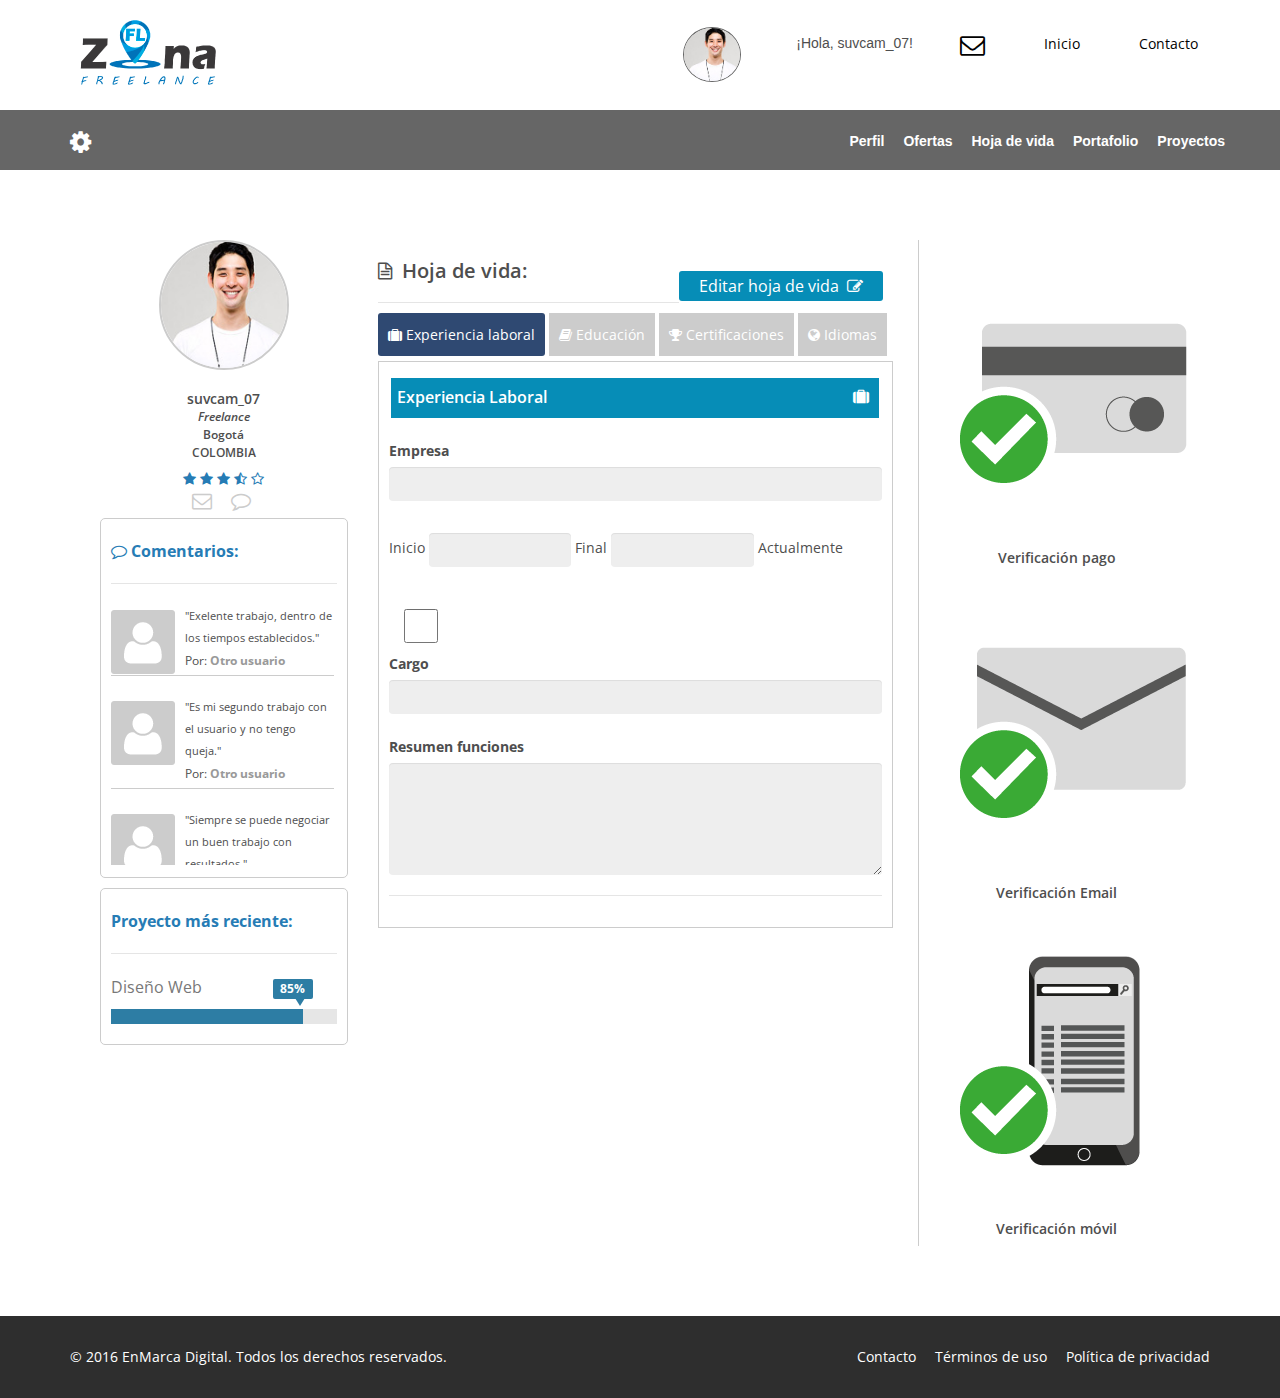
<file: JuanFdoCastro1/ZonaFl/ZonaFl/Static/freelance-curriculum.html>
﻿<!DOCTYPE html>
<html lang="es">
<head>
    <meta charset="utf-8">
    <meta name="viewport" content="width=device-width, initial-scale=1.0">
    <meta name="description" content="">
    <meta name="author" content="">
    <title> Hoja de vida Freelance | Zona FL</title>
    
    <!-- core CSS -->
    <link href="css/bootstrap.min.css" rel="stylesheet">
    <link href="css/font-awesome.min.css" rel="stylesheet">
    <link href="css/prettyPhoto.css" rel="stylesheet">
    <link href="css/animate.min.css" rel="stylesheet">
    <link href="css/main.css" rel="stylesheet">
    <link href="css/responsive.css" rel="stylesheet">
    
    <!--[if lt IE 9]>
    <script src="js/html5shiv.js"></script>
    <script src="js/respond.min.js"></script>
    <![endif]-->       
    <link rel="shortcut icon" href="images/ico/logo.png">
    <link rel="apple-touch-icon-precomposed" sizes="144x144" href="images/ico/apple-touch-icon-144-precomposed.png">
    <link rel="apple-touch-icon-precomposed" sizes="114x114" href="images/ico/apple-touch-icon-114-precomposed.png">
    <link rel="apple-touch-icon-precomposed" sizes="72x72" href="images/ico/apple-touch-icon-72-precomposed.png">
    <link rel="apple-touch-icon-precomposed" href="images/ico/apple-touch-icon-57-precomposed.png">
</head><!--/head-->

<body>

    
    <header id="header">
        <nav class="navbar navbar-inverse navbar navbar-fixed-top" role="banner">
            <div class="container">
                <div class="navbar-header">
                    <button type="button" class="navbar-toggle" data-toggle="collapse" data-target=".navbar-collapse">
                        <span class="sr-only">Toggle navigation</span>
                        <span class="icon-bar"></span>
                        <span class="icon-bar"></span>
                        <span class="icon-bar"></span>
                    </button>
                    <a class="navbar-brand" href="index.html"><img src="images/logo.png" alt="logo"></a>
                </div>
				
                <div class="collapse navbar-collapse navbar-right">
                    <ul class="nav navbar-nav">                   
                             <li><div id="miniatura_freel" class="miniatura"><img src="images/man3.jpg"/></div></li> 
                               <li><p>¡Hola,<span id="username_freel_bar"> suvcam_07</span>!</p></li> 
                    
                           <li><a class="iconbar" href="index.html"><i class="fa fa-envelope-o"></i></a></li>         
                
                     
                    
                            <li><a href="index.html">Inicio</a></li> 
                                <li><a href="index.html#contact-page" class="scroll">Contacto</a></li>
                           
                                             
                    </ul>
                </div>
            </div><!--/.container-->
        </nav><!--/nav-->
        

		
    </header><!--/header-->
    
    <section id="submenu">
        <div class="container">
            <div class="row">
            
                   <ul class="pull-right">
                        <li><a href="contacto">Perfil</a></li>
                        <li><a href="#">Ofertas</a></li>
                        <li><a href="#">Hoja de vida</a></li>
                        <li><a href="index.html">Portafolio</a></li>
                          <li><a href="index.html">Proyectos</a></li>
                    </ul>
                    <div class=" col-sm-1 col-md-1 col-lg-1">
                     <li class="dropdown cogg">
                            <a href="#" class="dropdown-toggle iconbar" data-toggle="dropdown"><i class="fa fa-cog"></i></a>
                            	<ul class="dropdown-menu coggs">
                                	 <li id="primero_cogg"><a href="index.html">Inicio &nbsp;</a></li>	
                               		 <li><a href="#">Perfil</a></li>
                              	  	 <li><a href="#">Ofertas</a></li>
                                      <li><a href="#">Hoja de vida</a></li>
                                       <li><a href="#">Portafolio</a></li>
                                        <li><a href="#">Proyectos</a></li>
                                        <hr>
                                         <hr>
                                         <li><a href="#">Verificaciones</a></li>
                                          <li><a href="#">Bandeja de entrada</a></li>
                                           <li><a href="#">Cerrar sesión</a></li>
                                            <li id="ultimo_cogg"><a href="#">Darse de baja</a></li>
                               	
                           	   </ul>
                        </li>
                        </div>
                  
                </div>
            </div>

    </section>
    
    
    
      <section id="principal">
        <div class="container">
        <div id="columnahide" class="col-lg-2"></div>
<div id="columna" class=" col-md-12 col-lg-12">       
      
          <!-- Div izq--> 
       <div class="col-xs-12 col-sm-3 col-md-3 col-lg-3">
       <div class="saludoperfi">
      <div id="fotop" class="fotodeperfil">
      <img src="images/man3.jpg"/>     
      </div>
     <div id="saludop" class="saludops">
    <h5 id="username_profile">suvcam_07</h5>  
    <h6 id="tipo_usuario_profile"><i>Freelance</i></h6>
    <h6 id="ciudad_freelance_profile">Bogotá</h6>
        <h6 id="pais_freelance_profile">COLOMBIA</h6>
                
      </div>  
  
      </div>
       <div id="calificaciones" class="col-xs-12">
       <div id="stars">
       <i class="fa fa-star"></i>
        <i class="fa fa-star"></i>
         <i class="fa fa-star"></i>
          <i class="fa fa-star-half-o"></i>
           <i class="fa fa-star-o"></i>
       </div>
             <div id="bande_comen" class="col-xs-12">
       <a class="iconbar2" href="#"><i class="fa fa-envelope-o"></i></a>
        <a class="iconbar2" href="#"><i class="fa fa-comment-o"></i></a>
       
       </div>
       </div> 
       <hr>
         <div id="comentarios_freelance" class="col-xs-12 col-sm-12 col-md-12">
         <h3><strong><i class="fa fa-comment-o"></i> Comentarios:</strong></h3>
         <hr>
        	 <div id="comentarios_recopil">
         			 <div class="single_comments">
    								<img id="com_reciente1_img" src="images/blog/avatar3.png" alt=""  />
    								<p id="com_reciente1_com">"Exelente trabajo, dentro de los tiempos establecidos."</p>
                                    <div class="entry-meta small muted">
                                        <span>Por: <a id="com_reciente1_user" href="#">Otro usuario</a></span >
                                    </div>
    							</div>
                                
                                 <div class="single_comments">
    								<img id="com_reciente2_img" src="images/blog/avatar3.png" alt=""  />
    								<p id="com_reciente2_com">"Es mi segundo trabajo con el usuario y no tengo queja."</p>
                                    <div class="entry-meta small muted">
                                        <span>Por: <a id="com_reciente2_user" href="#">Otro usuario</a></span >
                                    </div>
    							</div>
                                
                                 <div class="single_comments">
    								<img id="com_reciente3_img" src="images/blog/avatar3.png" alt=""  />
    								<p id="com_reciente3_com">"Siempre se puede negociar un buen trabajo con resultados."</p>
                                    <div class="entry-meta small muted">
                                        <span>Por: <a id="com_reciente3_user" href="#">Otro usuario</a></span >
                                    </div>
    							</div>
                   
                   
       		  </div>
         </div> 
        <div id="terminados_freelance" class="col-xs-12">
        <h3><strong>Proyecto más reciente:</strong></h3>
             <hr>
                       <div class="progress-wrap">
                            <h3>Diseño Web</h3>
                            <div class="progress">
                              <div class="progress-bar  color1" role="progressbar" aria-valuenow="40" aria-valuemin="0" aria-valuemax="100" style="width: 85%">
                                <span class="bar-width">85%</span>
                              </div>

                            </div>
                        </div>    
        </div> 
        <br>  
       </div> 
         <!--FIN Div izq--> 
       
       <!--Div central-->
       
 <div class="col-xs-12 col-sm-6 col-md-6 col-lg-6">
  <a id="edicion_hv" href="freelance.html">Editar hoja de vida &nbsp;<i class="fa fa-edit"></i></a>
        <h2><i class="fa fa-file-text-o"></i> &nbsp;Hoja de vida:</h2>
          
        <hr>
        
        <a id="exp_lab" class="hv_cat" href="#"><i class="fa fa-suitcase"></i> Experiencia laboral</a>
        <a id="estud" class="hv_cat" href="#"><i class="fa fa-book"></i> Educación</a>
          <a id="certifi" class="hv_cat" href="#"><i class="fa fa-trophy"></i> Certificaciones</a>
           <a id="idio" class="hv_cat" href="#"><i class="fa fa-globe"></i> Idiomas</a>
        <div id="anchor" class="ofertas_all_freelance"> 
                       
           
  	<!--Formulario-->  
              
    <div id="empleos">          
  <div class="hv_content">         
           
                    <div class="header_div_hv"><h4>Experiencia Laboral<i id="addexper" class="fa fa-suitcase"></i></h4></div>                
 <br> 
        
<div id="contenedor">
    <div class="added">
     <form id="experiencia_laboral">  
  	  <label>Empresa</label>
      <input type="text" name="mitexto[]" id="campo_1" class="form-control inputs"/>
       Inicio<input type="text" id="campo_2" class="form-control fechas"/>
          Final<input type="text" id="campo_3" class="form-control fechas"/> 
        Actualmente<input type="checkbox" id="campo_4" class="form-control"/>   
            <label>Cargo</label><input type="text" name="mitexto[]" id="campo_5" class="form-control inputs"/>
             <label>Resumen funciones</label><textarea name="mitexto[]" id="campo_6" class="form-control inputs" rows="5"/></textarea>
                </form>
                <hr>                        
    </div>         
		</div>                                                      
           </div> <!--item hoja fin-->  
           
          </div>
     <!--Fin formulario-->            
               
   <!--Formulario-->           
  
    <div id="academicos">  
   <div class="hv_content">
         
           
                    <div class="header_div_hv"><h4>Educación<i id="addexper_estudio" class="fa fa-book"></i></h4></div>              
 <br> 
        
<div id="contenedor_estudio">
    <div class="added">
    <form id="experiencia_academica">   
  	  <label>Institución</label>
      <input type="text" name="mitexto[]" id="campoe_1" class="form-control inputs"/>
         <label>País</label><input type="text" name="mitexto[]" id="campoe_2" class="form-control inputs"/>
             <label>Título</label><input type="text" name="mitexto[]" id="campoe_3" class="form-control inputs"/>
       Inicio<input type="text" id="campoe_4" class="form-control fechas"/>
          Final<input type="text" id="campoe_5" class="form-control fechas"/> 
        Actualmente<input type="checkbox" id="campoe_6" class="form-control inputs"/>   
            </form>
            <hr>
             
    </div>         
		</div>                                                      
           </div>
                  
</div> 

<!--Fin formulario-->   

<!--formulario-->  

   <div id="certificaciones">      
  <div class="hv_content">        
           
                    <div class="header_div_hv"><h4>Certificaciones<i id="addexper_certif" class="fa fa-trophy"></i></h4></div>               
 <br> 
        
<div id="contenedor_certificado">
    <div class="added">
     <form id="experiencia_certificaciones">  
  	  <label>Certificado</label>
      <input type="text" name="mitexto[]" id="campoc_1" class="form-control inputs"/>
         <label>Organización otorgante</label><input type="text" name="mitexto[]" id="campoc_2" class="form-control inputs"/>
        <label>Descripción Certificado</label><textarea type="text" name="mitexto[]" id="campoc_3" class="form-control inputs" rows="5"/></textarea>
       Fecha Certificado<input type="text" id="campoc_4" class="form-control fechac"/>       
        Actualmente<input type="checkbox" id="campoc_5" class="form-control inputs"/>   
          </form>
          <hr>              
    </div>         
		</div>                                                      
           </div>                 
</div> 

<!--Fin formulario-->   

<!--formulario-->  

   <div id="idiomas">      
  <div class="hv_content">          
        <div class="header_div_hv"><h4>Idiomas<i id="addexper_idiomas" class="fa fa-globe"></i></h4></div>                
 <br>         
<div id="contenedor_idiomas">
    <div class="added">
      <form id="experiencia_idiomas"> 
  	  <label>Idioma</label>
      <input type="text" name="mitexto[]" id="campoi_1" class="form-control inputs"/>
         <label>Nivel</label>
             <input type="text" id="campoi_2" name="mitexto[]" class="form-control inputs">
      Con Certificado<input type="checkbox" id="campoi_3" class="form-control inputs"/> 
      <hr>            
    </div>         
		</div>                                                      
           </div>
            </form>
          </div> 

<!--Fin formulario-->   
                 
       </div> 
</div> 
     
               <!--FIN Div central--> 
               
   <!-- Div der--> 
    
    <div id="secder_free" class="col-xs-12 col-sm-3 col-md-3 col-lg-3">
    
   
 
  
  <div id="veri_pago" class="verificaciones_barra">
   <div id="verifi_pago" class="verif_item">
      <img src="images/verificacion/verificacionpago.png"/>         
      </div>
       <center><h5>Verificación pago</h5></center> 
      </div>
      
      
  <div id="veri_mail" class="verificaciones_barra">
   <div id="verifi_mail" class="verif_item">
      <img src="images/verificacion/verificacionemail.png"/>         
      </div>
       <center><h5>Verificación Email</h5></center> 
  </div>
  
  <div id="veri_movil" class="verificaciones_barra">
   <div id="verifi_movil" class="verif_item">
      <img src="images/verificacion/verificacionmovil.png"/>         
      </div>
       <center><h5>Verificación móvil</h5></center> 
  </div>
  
  <!--<div id="veri_saldo" class="verificaciones_barra">
   <div id="verifi_saldo" class="verif_item">
      <img src="images/verificacion/Verificacionsaldos.png"/>         
      </div>
       <center><h5>Verificación saldo</h5></center> 
  </div>-->
  
    </div>
    
      <!--FIN Div der--> 		
		
			</div>

		
		</div><!--/.container-->
    </section><!--/about-us-->
    
    
           <section id="footer">
        <div class="container">
            <div class="row">
                <div class="col-sm-6">
                    &copy; 2016 <a target="_blank" href="#" title="EnMarca Digital">EnMarca Digital</a>. Todos los derechos reservados.
                </div>
                <div class="col-sm-6">
                    <ul class="pull-right">
                        <li><a href="index.html#contact-page">Contacto</a></li>
                        <li><a href="#">Términos de uso</a></li>
                        <li><a href="#">Política de privacidad</a></li>
                      
                    </ul>
                </div>
            </div>
        </div>
    </footer><!--/#footer-->

    <script src="js/jquery.js"></script>
    <script src="js/bootstrap.min.js"></script>
    <script src="js/jquery.prettyPhoto.js"></script>
    <script src="js/jquery.isotope.min.js"></script>
    <script src="js/main.js"></script>
    <script src="js/wow.min.js"></script>
      <script src="js/jquery-2.1.4.js"></script>
      
      
<script>
$("#estud").click(function(){
	$("#academicos").css("display", "block");
	$("#empleos").css("display", "none");
	$("#certificaciones").css("display", "none");
		$("#idiomas").css("display", "none");
	});
	
$("#exp_lab").click(function(){
	$("#empleos").css("display", "block");
	$("#academicos").css("display", "none");
		$("#certificaciones").css("display", "none");
			$("#idiomas").css("display", "none");
	
	});
	
$("#certifi").click(function(){
		$("#certificaciones").css("display", "block");
	$("#academicos").css("display", "none");
	$("#empleos").css("display", "none");
	$("#idiomas").css("display", "none");
	});
	
$("#idio").click(function(){
		$("#idiomas").css("display", "block");
	$("#academicos").css("display", "none");
	$("#certificaciones").css("display", "none");
	$("#empleos").css("display", "none");
	});

</script>

<script>
  $(document).ready(function(){
$("#exp_lab").addClass("activo");

	   });
	   
$(".hv_cat").click(function(){
	$("#exp_lab").removeClass("activo");
	
	});
	   </script>
   
</body>
</html>
</file>
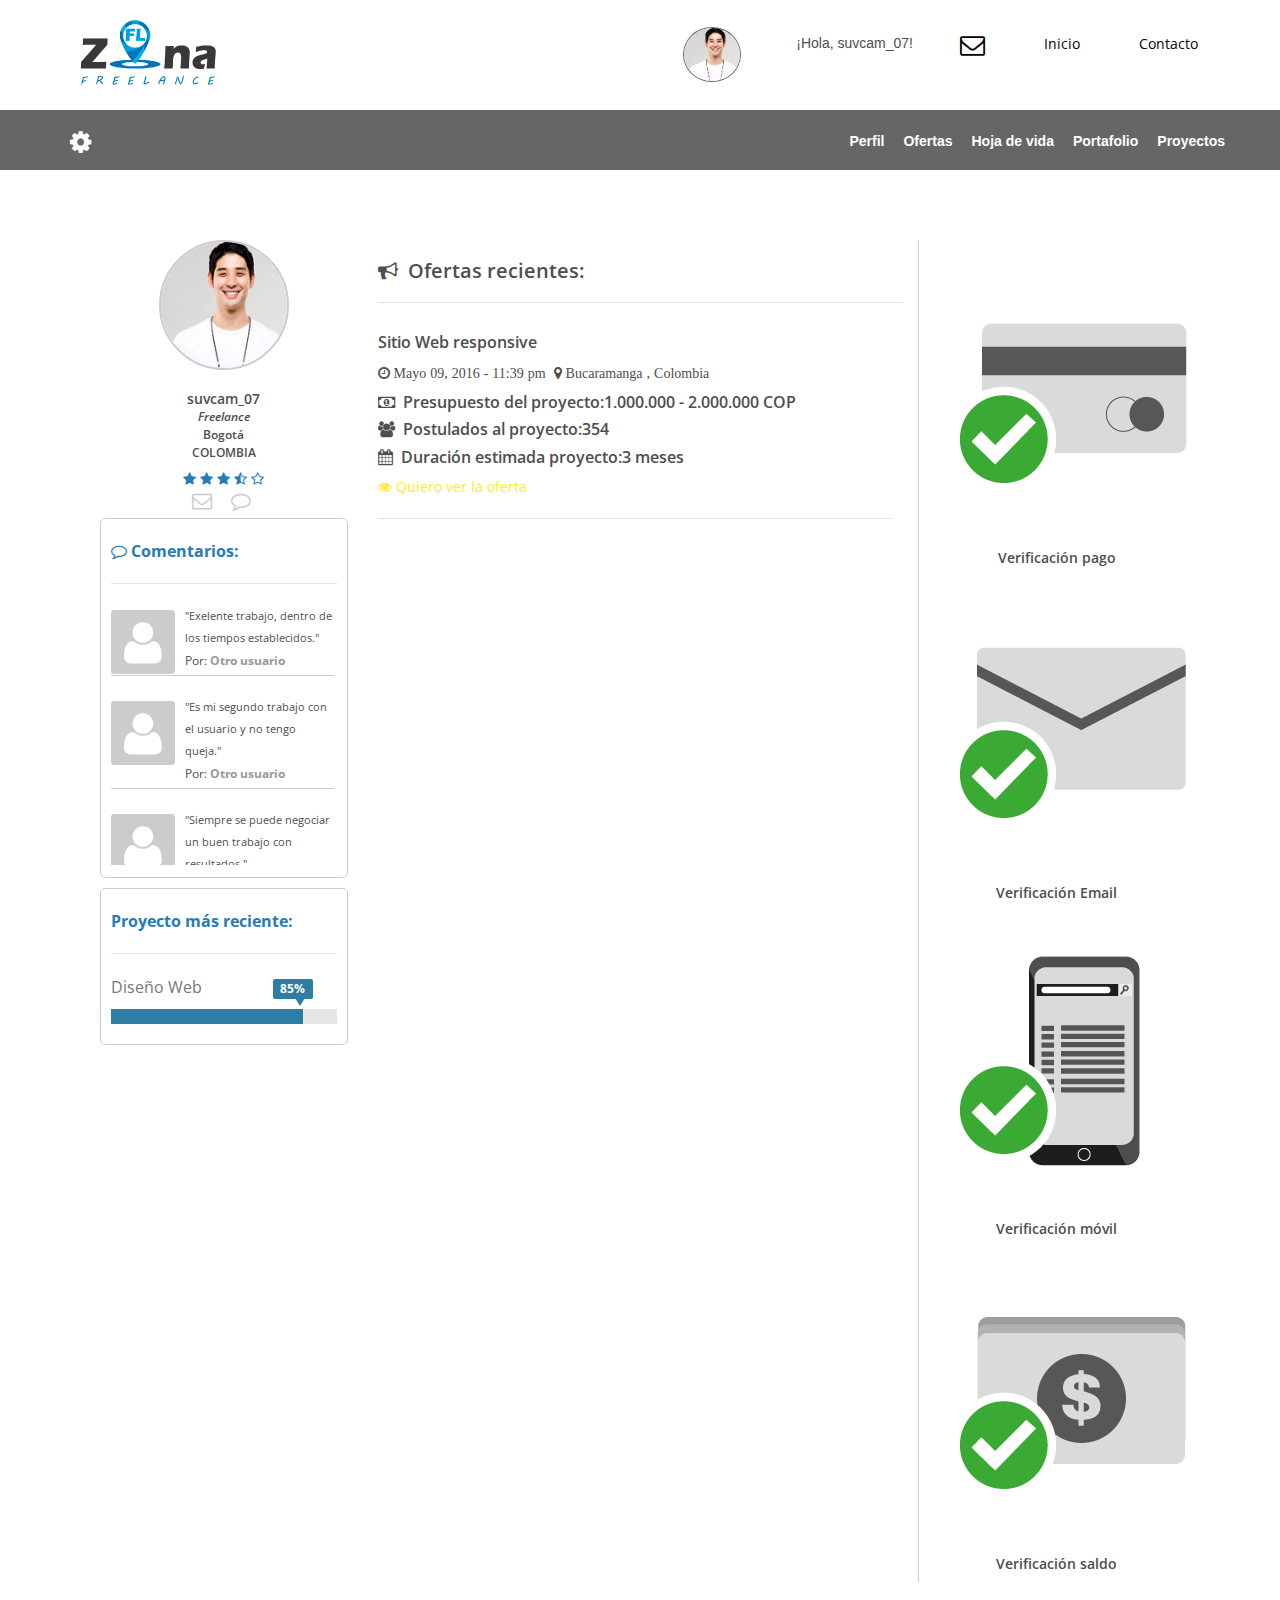
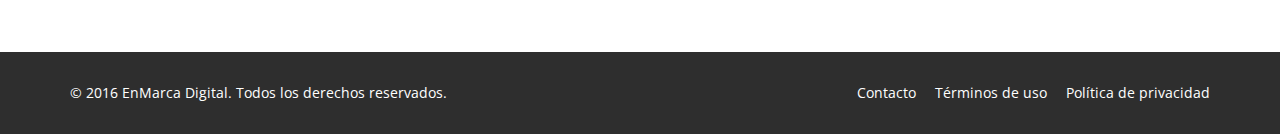
<file: JuanFdoCastro1/ZonaFl/ZonaFl/Static/freelance-ofertas.html>
﻿<!DOCTYPE html>
<html lang="en">
<head>
    <meta charset="utf-8">
    <meta name="viewport" content="width=device-width, initial-scale=1.0">
    <meta name="description" content="">
    <meta name="author" content="">
    <title> Ofertas Freelance | Zona FL</title>
    
    <!-- core CSS -->
    <link href="css/bootstrap.min.css" rel="stylesheet">
    <link href="css/font-awesome.min.css" rel="stylesheet">
    <link href="css/prettyPhoto.css" rel="stylesheet">
    <link href="css/animate.min.css" rel="stylesheet">
    <link href="css/main.css" rel="stylesheet">
    <link href="css/responsive.css" rel="stylesheet">
    
    <!--[if lt IE 9]>
    <script src="js/html5shiv.js"></script>
    <script src="js/respond.min.js"></script>
    <![endif]-->       
    <link rel="shortcut icon" href="images/ico/logo.png">
    <link rel="apple-touch-icon-precomposed" sizes="144x144" href="images/ico/apple-touch-icon-144-precomposed.png">
    <link rel="apple-touch-icon-precomposed" sizes="114x114" href="images/ico/apple-touch-icon-114-precomposed.png">
    <link rel="apple-touch-icon-precomposed" sizes="72x72" href="images/ico/apple-touch-icon-72-precomposed.png">
    <link rel="apple-touch-icon-precomposed" href="images/ico/apple-touch-icon-57-precomposed.png">
</head><!--/head-->

<body>

    
    <header id="header">
        <nav class="navbar navbar-inverse navbar navbar-fixed-top" role="banner">
            <div class="container">
                <div class="navbar-header">
                    <button type="button" class="navbar-toggle" data-toggle="collapse" data-target=".navbar-collapse">
                        <span class="sr-only">Toggle navigation</span>
                        <span class="icon-bar"></span>
                        <span class="icon-bar"></span>
                        <span class="icon-bar"></span>
                    </button>
                    <a class="navbar-brand" href="index.html"><img src="images/logo.png" alt="logo"></a>
                </div>
				
                <div class="collapse navbar-collapse navbar-right">
                    <ul class="nav navbar-nav">                   
                             <li><div id="miniatura_freel" class="miniatura"><img src="images/man3.jpg"/></div></li> 
                               <li><p>¡Hola,<span id="username_freel_bar"> suvcam_07</span>!</p></li> 
                    
                           <li><a class="iconbar" href="index.html"><i class="fa fa-envelope-o"></i></a></li>         
                
                     
                    
                            <li><a href="index.html">Inicio</a></li> 
                                <li><a href="index.html#contact-page" class="scroll">Contacto</a></li>
                           
                                             
                    </ul>
                </div>
            </div><!--/.container-->
        </nav><!--/nav-->
        
   <!--/pop up oferta ampliada-->
    
    <div id="oferta_ampliada" class="emer">
  <div class="emer-oferta_ampliada">
    <a href="#">x</a>
    <hr>
    <h2 id="title_oferta_ampliada" class="title_pop">Sitio Web responsive</h2>
    <div id="content_np">
     <div id="descpri_proy" class="cat_selec">
              <h3><strong><i class="fa fa-bar-chart-o"></i> Descripción proyecto:</strong></h3>
                  <hr> 
                <p id="descripcion_proyecto_popup">Requiero sitio web totalmente responsive con las siguientes características: Se trata de una página Web para un restaurante, en la cual se ofrezcan todos los platos y menús del establecimiento, y maneje un sistema de reserva de mesas.</p>
         </div><!--/ fin descripción proyecto-->
         
          <div class="ofer_carac_pop">                         
                          <div class="ofer_carac_item_pop"><h4><i class="fa fa-money"></i>&nbsp; Presupuesto del proyecto:<span id="OCI_resolve_presupuesto_popup" class="OCI_resolve_pop">1.000.000 - 2.000.000 COP</span></h4></div>
                           <div class="ofer_carac_item_pop"><h4><i class="fa fa-users"></i>&nbsp; Postulados al proyecto:<span id="OCI_resolve_postulados_popup" class="OCI_resolve_pop">354</span></h4></div>
                            <div class="ofer_carac_item_pop"><h4><i class="fa fa-calendar"></i>&nbsp; Duración estimada proyecto:<span id="OCI_resolve_duracion_popup" class="OCI_resolve_pop">3 meses</span></h4></div>                            
                           </div>    
    <hr/>
    <a href="#"><h2 class="btn-cancel_addofer">Cancelar</h2></a>
    <input type="submit" value="Aplicar a la oferta &laquo;" class="btn-addofer">


    </div>

<hr>

  </div> 
 
</div>    
  <!--/ fin pop up oferta ampliada-->
		
    </header><!--/header-->
    
    <section id="submenu">
        <div class="container">
            <div class="row">
            
                   <ul class="pull-right">
                        <li><a href="freelance-principal.html">Perfil</a></li>
                        <li><a href="freelance-ofertas.html">Ofertas</a></li>
                        <li><a href="#">Hoja de vida</a></li>
                        <li><a href="index.html">Portafolio</a></li>
                          <li><a href="index.html">Proyectos</a></li>
                    </ul>
                    <div class=" col-sm-1 col-md-1 col-lg-1">
                     <li class="dropdown cogg">
                            <a href="#" class="dropdown-toggle iconbar" data-toggle="dropdown"><i class="fa fa-cog"></i></a>
                            	<ul class="dropdown-menu coggs">
                                	 <li id="primero_cogg"><a href="index.html">Inicio &nbsp;</a></li>	
                               		 <li><a href="freelance-principal.html">Perfil</a></li>
                              	  	 <li><a href="freelance-ofertas.html">Ofertas</a></li>
                                      <li><a href="#">Hoja de vida</a></li>
                                       <li><a href="#">Portafolio</a></li>
                                        <li><a href="#">Proyectos</a></li>
                                        <hr>
                                         <hr>
                                         <li><a href="#">Verificaciones</a></li>
                                          <li><a href="#">Bandeja de entrada</a></li>
                                           <li><a href="#">Cerrar sesión</a></li>
                                            <li id="ultimo_cogg"><a href="#">Darse de baja</a></li>
                               	
                           	   </ul>
                        </li>
                        </div>
                  
                </div>
            </div>
        </div>
    </section>
    
    
    
      <section id="principal">
        <div class="container">
        <div id="columnahide" class="col-lg-2"></div>
<div id="columna" class=" col-md-12 col-lg-12">       
      
          <!-- Div izq--> 
       <div class="col-xs-12 col-sm-3 col-md-3 col-lg-3">
       <div class="saludoperfi">
      <div id="fotop" class="fotodeperfil">
      <img src="images/man3.jpg"/>     
      </div>
     <div id="saludop" class="saludops">
    <h5 id="username_profile">suvcam_07</h5>  
    <h6 id="tipo_usuario_profile"><i>Freelance</i></h6>
    <h6 id="ciudad_freelance_profile">Bogotá</h6>
        <h6 id="pais_freelance_profile">COLOMBIA</h6>
                
      </div>  
  
      </div>
       <div id="calificaciones" class="col-xs-12">
       <div id="stars">
       <i class="fa fa-star"></i>
        <i class="fa fa-star"></i>
         <i class="fa fa-star"></i>
          <i class="fa fa-star-half-o"></i>
           <i class="fa fa-star-o"></i>
       </div>
             <div id="bande_comen" class="col-xs-12">
       <a class="iconbar2" href="#"><i class="fa fa-envelope-o"></i></a>
        <a class="iconbar2" href="#"><i class="fa fa-comment-o"></i></a>
       
       </div>
       </div> 
       <hr>
         <div id="comentarios_freelance" class="col-xs-12 col-sm-12 col-md-12">
         <h3><strong><i class="fa fa-comment-o"></i> Comentarios:</strong></h3>
         <hr>
        	 <div id="comentarios_recopil">
         			 <div class="single_comments">
    								<img id="com_reciente1_img" src="images/blog/avatar3.png" alt=""  />
    								<p id="com_reciente1_com">"Exelente trabajo, dentro de los tiempos establecidos."</p>
                                    <div class="entry-meta small muted">
                                        <span>Por: <a id="com_reciente1_user" href="#">Otro usuario</a></span >
                                    </div>
    							</div>
                                
                                 <div class="single_comments">
    								<img id="com_reciente2_img" src="images/blog/avatar3.png" alt=""  />
    								<p id="com_reciente2_com">"Es mi segundo trabajo con el usuario y no tengo queja."</p>
                                    <div class="entry-meta small muted">
                                        <span>Por: <a id="com_reciente2_user" href="#">Otro usuario</a></span >
                                    </div>
    							</div>
                                
                                 <div class="single_comments">
    								<img id="com_reciente3_img" src="images/blog/avatar3.png" alt=""  />
    								<p id="com_reciente3_com">"Siempre se puede negociar un buen trabajo con resultados."</p>
                                    <div class="entry-meta small muted">
                                        <span>Por: <a id="com_reciente3_user" href="#">Otro usuario</a></span >
                                    </div>
    							</div>
                   
                   
       		  </div>
         </div> 
        <div id="terminados_freelance" class="col-xs-12">
        <h3><strong>Proyecto más reciente:</strong></h3>
             <hr>
                       <div class="progress-wrap">
                            <h3>Diseño Web</h3>
                            <div class="progress">
                              <div class="progress-bar  color1" role="progressbar" aria-valuenow="40" aria-valuemin="0" aria-valuemax="100" style="width: 85%">
                                <span class="bar-width">85%</span>
                              </div>

                            </div>
                        </div>    
        </div> 
        <br>  
       </div> 
         <!--FIN Div izq--> 
       
       <!--Div central-->
       
 <div class="col-xs-12 col-sm-6 col-md-6 col-lg-6">
          <h2><i class="fa fa-bullhorn"></i> &nbsp;Ofertas recientes:</h2>
        <hr>
        <div class="ofertas_all_freelance">                      
           
  			  <!--oferta--><div class="vistaprevia_ofertas_freelance">
                    <div class="header_div_ofertas"><a href="#oferta_ampliada"><h4 id="ofer_reciente_title">Sitio Web responsive</h4></a></div>
                     <div class="subheader_div_ofertas"><i class="fa fa-clock-o">&nbsp;<span id="fe_of_re" class="fecha_ofer_reciente">Mayo 09, 2016</span> - <span id="ho_of_re" class="fecha_ofer_reciente">11:39 pm</span></i>
                      &nbsp;<i class="fa fa-map-marker">&nbsp;<span id="ciu_of_re" class="ubi_ofer_reciente">Bucaramanga</span> , <span id="pais_of_re" class="ubi_ofer_reciente">Colombia</span></i></div>
                      
                        <div class="ofer_carac">                         
                          <div class="ofer_carac_item"><h4><i class="fa fa-money"></i>&nbsp; Presupuesto del proyecto:<span id="OCI_resolve_presupuesto" class="OCI_resolve">1.000.000 - 2.000.000 COP</span></h4></div>
                           <div class="ofer_carac_item"><h4><i class="fa fa-users"></i>&nbsp; Postulados al proyecto:<span id="OCI_resolve_postulados" class="OCI_resolve">354</span></h4></div>
                            <div class="ofer_carac_item"><h4><i class="fa fa-calendar"></i>&nbsp; Duración estimada proyecto:<span id="OCI_resolve_duracion" class="OCI_resolve">3 meses</span></h4></div>                            
                           </div>                     
                        <a class="verofertas" href="#oferta_ampliada"><i class="fa fa-eye"></i> Quiero ver la oferta</a>                     
           </div> 
           <hr><!--fin oferta-->     
           
           
           
           

           
           
      
                    
       </div> 
   </div>
            
               <!--FIN Div central--> 
               
   <!-- Div der--> 
    
    <div id="secder_free" class="col-xs-12 col-sm-3 col-md-3 col-lg-3">
 
 
  
  <div id="veri_pago" class="verificaciones_barra">
   <div id="verifi_pago" class="verif_item">
      <img src="images/verificacion/verificacionpago.png"/>         
      </div>
       <center><h5>Verificación pago</h5></center> 
      </div>
      
      
  <div id="veri_mail" class="verificaciones_barra">
   <div id="verifi_mail" class="verif_item">
      <img src="images/verificacion/verificacionemail.png"/>         
      </div>
       <center><h5>Verificación Email</h5></center> 
  </div>
  
  <div id="veri_movil" class="verificaciones_barra">
   <div id="verifi_movil" class="verif_item">
      <img src="images/verificacion/verificacionmovil.png"/>         
      </div>
       <center><h5>Verificación móvil</h5></center> 
  </div>
  
  <div id="veri_saldo" class="verificaciones_barra">
   <div id="verifi_saldo" class="verif_item">
      <img src="images/verificacion/Verificacionsaldos.png"/>         
      </div>
       <center><h5>Verificación saldo</h5></center> 
  </div>
  
    </div>
    
      <!--FIN Div der--> 		
		
			</div>

		
		</div><!--/.container-->
    </section><!--/about-us-->
    
    
           <section id="footer">
        <div class="container">
            <div class="row">
                <div class="col-sm-6">
                    &copy; 2016 <a target="_blank" href="#" title="EnMarca Digital">EnMarca Digital</a>. Todos los derechos reservados.
                </div>
                <div class="col-sm-6">
                    <ul class="pull-right">
                        <li><a href="index.html#contact-page">Contacto</a></li>
                        <li><a href="#">Términos de uso</a></li>
                        <li><a href="#">Política de privacidad</a></li>
                      
                    </ul>
                </div>
            </div>
        </div>
    </footer><!--/#footer-->

    <script src="js/jquery.js"></script>
    <script src="js/bootstrap.min.js"></script>
    <script src="js/jquery.prettyPhoto.js"></script>
    <script src="js/jquery.isotope.min.js"></script>
    <script src="js/main.js"></script>
    <script src="js/wow.min.js"></script>
      <script src="js/jquery-2.1.4.js"></script>
</body>
</html>
</file>
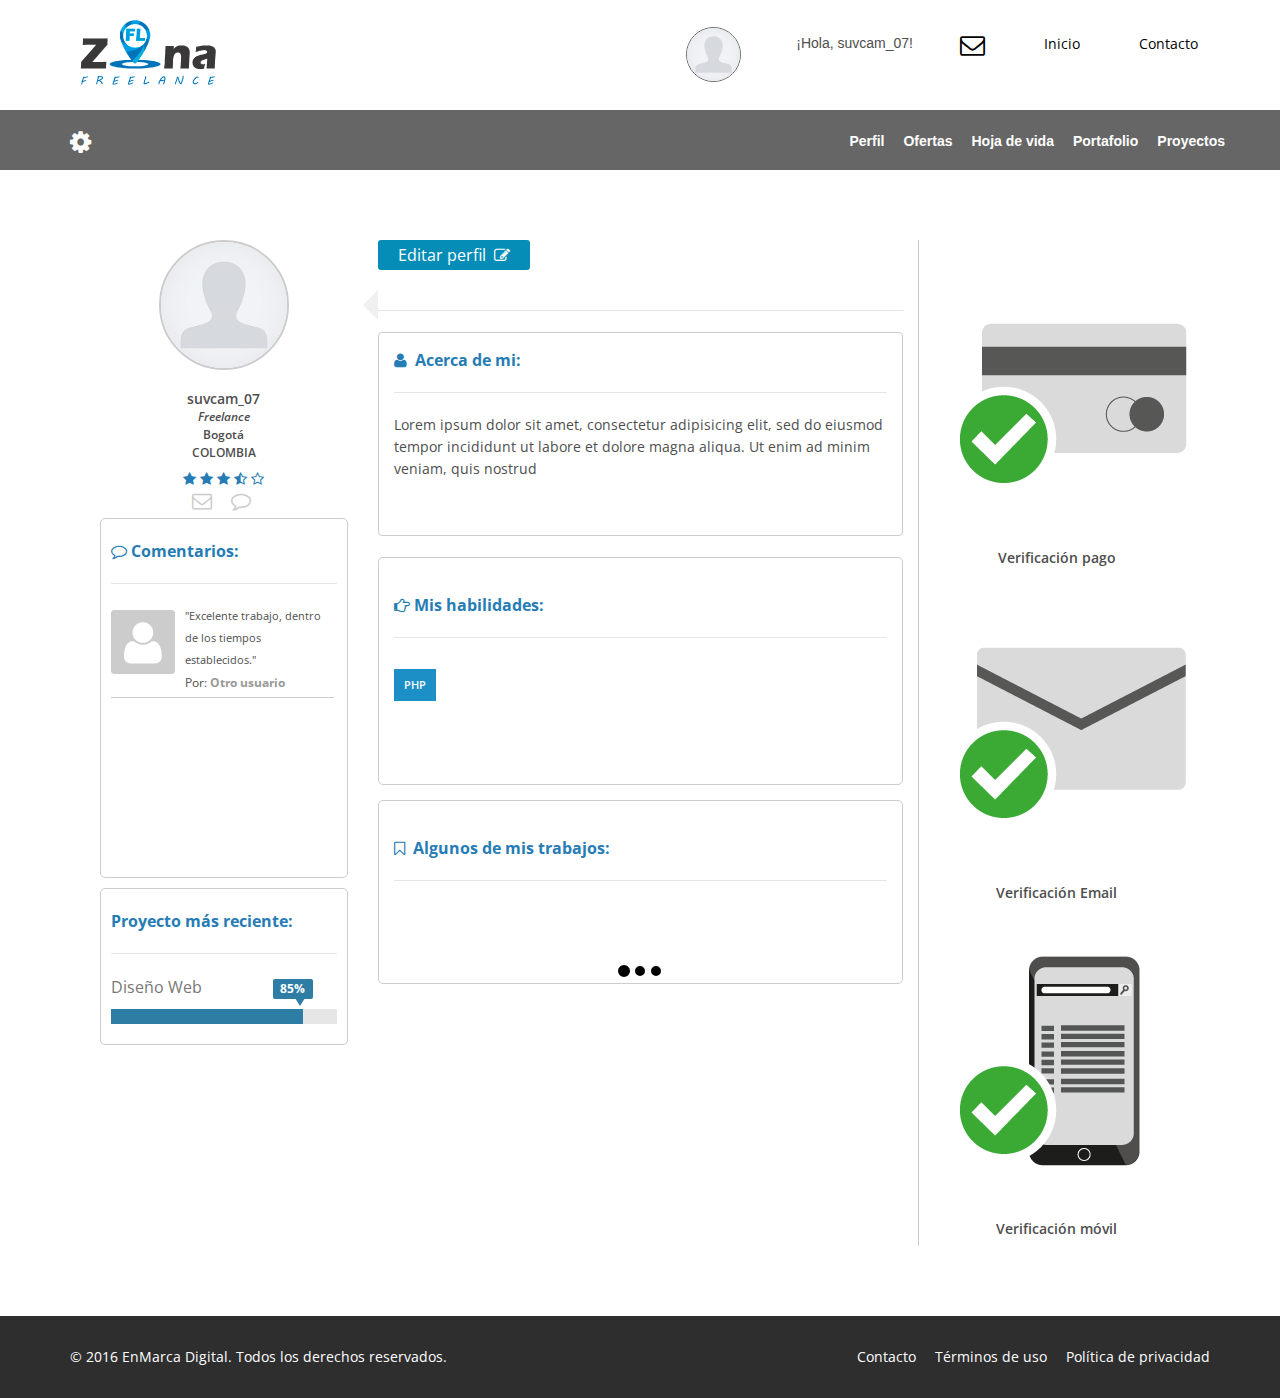
<file: JuanFdoCastro1/ZonaFl/ZonaFl/Static/freelance-principal.html>
﻿<!DOCTYPE html>
<html lang="en">
<head>
    <meta charset="utf-8">
    <meta name="viewport" content="width=device-width, initial-scale=1.0">
    <meta name="description" content="">
    <meta name="author" content="">
    <title> Principal Freelance | Zona FL</title>
    
    <!-- core CSS -->
    <link href="css/bootstrap.min.css" rel="stylesheet">
    <link href="css/font-awesome.min.css" rel="stylesheet">
    <link href="css/prettyPhoto.css" rel="stylesheet">
    <link href="css/animate.min.css" rel="stylesheet">
    <link href="css/main.css" rel="stylesheet">
    <link href="css/responsive.css" rel="stylesheet">
    
    <!--[if lt IE 9]>
    <script src="js/html5shiv.js"></script>
    <script src="js/respond.min.js"></script>
    <![endif]-->       
    <link rel="shortcut icon" href="images/ico/logo.png">
    <link rel="apple-touch-icon-precomposed" sizes="144x144" href="images/ico/apple-touch-icon-144-precomposed.png">
    <link rel="apple-touch-icon-precomposed" sizes="114x114" href="images/ico/apple-touch-icon-114-precomposed.png">
    <link rel="apple-touch-icon-precomposed" sizes="72x72" href="images/ico/apple-touch-icon-72-precomposed.png">
    <link rel="apple-touch-icon-precomposed" href="images/ico/apple-touch-icon-57-precomposed.png">
</head><!--/head-->

<body>

    
    <header id="header">
        <nav class="navbar navbar-inverse navbar navbar-fixed-top" role="banner">
            <div class="container">
                <div class="navbar-header">
                    <button type="button" class="navbar-toggle" data-toggle="collapse" data-target=".navbar-collapse">
                        <span class="sr-only">Toggle navigation</span>
                        <span class="icon-bar"></span>
                        <span class="icon-bar"></span>
                        <span class="icon-bar"></span>
                    </button>
                    <a class="navbar-brand" href="index.html"><img src="images/logo.png" alt="logo"></a>
                </div>
				
                <div class="collapse navbar-collapse navbar-right">
                    <ul class="nav navbar-nav">                   
                             <li><div id="miniatura_bar" class="miniatura"><img src="images/user_default.png"/></div></li> 
                               <li><p>¡Hola,<span id="username_bar"> suvcam_07</span>!</p></li> 
                    
                           <li><a class="iconbar" href="#"><i class="fa fa-envelope-o"></i></a></li>         
                
                     
                    
                            <li><a href="index.html">Inicio</a></li> 
                                <li><a href="index.html#contact-page" class="scroll">Contacto</a></li>
                           
                                             
                    </ul>
                </div>
            </div><!--/.container-->
        </nav><!--/nav-->
        

		
    </header><!--/header-->
    
    <section id="submenu">
        <div class="container">
            <div class="row">
            
                   <ul class="pull-right">
                        <li><a href="freelance-principal.html">Perfil</a></li>
                        <li><a href="freelance-ofertas.html">Ofertas</a></li>
                        <li><a href="#">Hoja de vida</a></li>
                        <li><a href="index.html">Portafolio</a></li>
                          <li><a href="index.html">Proyectos</a></li>
                    </ul>
                    <div class=" col-sm-1 col-md-1 col-lg-1">
                     <li class="dropdown cogg">
                            <a href="#" class="dropdown-toggle iconbar" data-toggle="dropdown"><i class="fa fa-cog"></i></a>
                            	<ul class="dropdown-menu coggs">
                                	 <li id="primero_cogg"><a href="index.html">Inicio &nbsp;</a></li>	
                               		 <li><a href="freelance-principal.html">Perfil</a></li>
                              	  	 <li><a href="freelance-ofertas.html">Ofertas</a></li>
                                      <li><a href="#">Hoja de vida</a></li>
                                       <li><a href="#">Portafolio</a></li>
                                        <li><a href="#">Proyectos</a></li>
                                        <hr>
                                         <hr>
                                         <li><a href="#">Verificaciones</a></li>
                                          <li><a href="#">Bandeja de entrada</a></li>
                                           <li><a href="#">Cerrar sesión</a></li>
                                            <li id="ultimo_cogg"><a href="#">Darse de baja</a></li>
                               	
                           	   </ul>
                        </li>
                                    
                </div>
            </div>
        </div>
    </section>
    
    
    
      <section id="principal">
        <div class="container">
        <div id="columnahide" class="col-lg-2"></div>
<div id="columna" class=" col-md-12 col-lg-12">       
      
          <!-- Div izq--> 
       <div class="col-xs-12 col-sm-3 col-md-3 col-lg-3">
       <div class="saludoperfi">
      <div id="fotop" class="fotodeperfil">
      <img src="images/user_default.png"/>     
      </div>
     <div id="saludop" class="saludops">
    <h5 id="username_profile">suvcam_07</h5>  
    <h6 id="tipo_usuario_profile"><i>Freelance</i></h6>
    <h6 id="ciudad_profile">Bogotá</h6>
        <h6 id="pais_profile">COLOMBIA</h6>
                
      </div>  
  
      </div>
       <div id="calificaciones" class="col-xs-12">
       <div id="stars">
       <i class="fa fa-star"></i>
        <i class="fa fa-star"></i>
         <i class="fa fa-star"></i>
          <i class="fa fa-star-half-o"></i>
           <i class="fa fa-star-o"></i>
       </div>
             <div id="bande_comen" class="col-xs-12">
       <a class="iconbar2" href="#"><i class="fa fa-envelope-o"></i></a>
        <a class="iconbar2" href="#"><i class="fa fa-comment-o"></i></a>
       
       </div>
       </div> 
       <hr>
         <div id="comentarios_freelance" class="col-xs-12 col-sm-12 col-md-12">
         <h3><strong><i class="fa fa-comment-o"></i> Comentarios:</strong></h3>
         <hr>
        	 <div id="comentarios_recopil">
         			 <div class="single_comments">
    								<img id="com_reciente_img" src="images/blog/avatar3.png" alt=""  />
    								<p id="com_reciente_com">"Excelente trabajo, dentro de los tiempos establecidos."</p>
                                    <div class="entry-meta small muted">
                                        <span>Por: <a id="com_reciente_user" href="#">Otro usuario</a></span >
                                    </div>
    							</div>
                                
                             
                   
                   
       		  </div>
         </div> 
        <div id="terminados_freelance" class="col-xs-12">
        <h3><strong>Proyecto más reciente:</strong></h3>
             <hr>
                       <div class="progress-wrap">
                            <h3>Diseño Web</h3>
                            <div class="progress">
                              <div class="progress-bar  color1" role="progressbar" aria-valuenow="40" aria-valuemin="0" aria-valuemax="100" style="width: 85%">
                                <span class="bar-width">85%</span>
                              </div>

                            </div>
                        </div>    
        </div> 
        <br>  
       </div> 
         <!--FIN Div izq--> 
       
       <!--Div central-->
       
         <div class="col-xs-12 col-sm-6 col-md-6 col-lg-6">
          <a id="edicion_perfil" href="freelance.html">Editar perfil &nbsp;<i class="fa fa-edit"></i></a>
          <hr>
    <div class="media-body post_reply_comments acercade">
    
                                <h3><strong><i class="fa fa-user"></i> &nbsp;Acerca de mi:</strong></h3>
                                 <hr>
                               <p id="descripcion_profile">Lorem ipsum dolor sit amet, consectetur adipisicing elit, sed do eiusmod tempor incididunt ut labore et dolore magna aliqua. Ut enim ad minim veniam, quis nostrud</p>                          
                            </div>
                            
         <div id="habilidades" class="cat_selec">
              <h3><strong><i class="fa fa-hand-o-right"></i> Mis habilidades:</strong></h3>
                  <hr> 
                  <div id="skills_scroll">
                           <ul id="habilidades_freelance_profile" class="tag skills_selected">
                    
                                    <li id="pw1">PHP</li>
                                                                        
                                  			 </ul> 
                                             </div>
         </div>
         
          <!-- <div id="hojavida">
         </div>-->
         
           <div id="portafolio_vistaprevia_freelance">
            <h3><strong><i class="fa fa-bookmark-o"></i> &nbsp;Algunos de mis trabajos:</strong></h3>
            <hr>
            <!-- about us slider -->
			<div id="about-slider">
				<div id="carousel-slider" class="carousel slide" data-ride="carousel">
					<!-- Indicators -->
				  	<ol class="carousel-indicators visible-xs visible-sm visible-md visible-lg">
					    <li data-target="#carousel-slider" data-slide-to="0" class="active"></li>
					    <li data-target="#carousel-slider" data-slide-to="1"></li>
					    <li data-target="#carousel-slider" data-slide-to="2"></li>
				  	</ol>

					<div class="carousel-inner">
						<div class="item active">
							<div id="portaf_1" class="preview_porta"></div>
                            <div id="portaf_2" class="preview_porta"></div>
                            <div id="portaf_3" class="preview_porta"></div>
                          
					   </div>
					   <div class="item">
						<div id="portaf_4" class="preview_porta"></div>
                            <div id="portaf_5" class="preview_porta"></div>
                            <div id="portaf_6" class="preview_porta"></div>
					   </div> 
					   <div class="item">
						<div id="portaf_7" class="preview_porta"></div>
                            <div id="portaf_8" class="preview_porta"></div>
                            <div id="portaf_9" class="preview_porta"></div>
					   </div> 
					</div>
					
				
				</div> <!--/#carousel-slider-->
			</div><!--/#about-slider-->
         </div>
       </div> 
            
               <!--FIN Div central--> 
               
   <!-- Div der--> 
    
    <div id="secder_free" class="col-xs-12 col-sm-3 col-md-3 col-lg-3">
 
  
  <div id="veri_pago" class="verificaciones_barra">
   <div id="verifi_pago" class="verif_item">
      <img src="images/verificacion/verificacionpago.png"/>         
      </div>
       <center><h5>Verificación pago</h5></center> 
      </div>
      
      
  <div id="veri_mail" class="verificaciones_barra">
   <div id="verifi_mail" class="verif_item">
      <img src="images/verificacion/verificacionemail.png"/>         
      </div>
       <center><h5>Verificación Email</h5></center> 
  </div>
  
  <div id="veri_movil" class="verificaciones_barra">
   <div id="verifi_movil" class="verif_item">
      <img src="images/verificacion/verificacionmovil.png"/>         
      </div>
       <center><h5>Verificación móvil</h5></center> 
  </div>
  
  <!--<div id="veri_saldo" class="verificaciones_barra">
   <div id="verifi_saldo" class="verif_item">
      <img src="images/verificacion/Verificacionsaldos.png"/>         
      </div>
       <center><h5>Verificación saldo</h5></center> 
  </div>-->
  
    </div>
    
      <!--FIN Div der--> 		
		
			</div>

		
		</div><!--/.container-->
    </section><!--/about-us-->
    
    
           <section id="footer">
        <div class="container">
            <div class="row">
                <div class="col-sm-6">
                    &copy; 2016 <a target="_blank" href="#" title="EnMarca Digital">EnMarca Digital</a>. Todos los derechos reservados.
                </div>
                <div class="col-sm-6">
                    <ul class="pull-right">
                        <li><a href="index.html#contact-page">Contacto</a></li>
                        <li><a href="#">Términos de uso</a></li>
                        <li><a href="#">Política de privacidad</a></li>
                      
                    </ul>
                </div>
            </div>
        </div>
    </footer><!--/#footer-->

    <script src="js/jquery.js"></script>
    <script src="js/bootstrap.min.js"></script>
    <script src="js/jquery.prettyPhoto.js"></script>
    <script src="js/jquery.isotope.min.js"></script>
    <script src="js/main.js"></script>
    <script src="js/wow.min.js"></script>
      <script src="js/jquery-1.10.2.js"></script>
</body>
</html>
</file>
<file: JuanFdoCastro1/ZonaFl/ZonaFl/Static/css/prettyPhoto.css>
div.pp_default .pp_top,div.pp_default .pp_top .pp_middle,div.pp_default .pp_top .pp_left,div.pp_default .pp_top .pp_right,div.pp_default .pp_bottom,div.pp_default .pp_bottom .pp_left,div.pp_default .pp_bottom .pp_middle,div.pp_default .pp_bottom .pp_right{height:13px}
div.pp_default .pp_top .pp_left{background:url(../images/prettyPhoto/default/sprite.png) -78px -93px no-repeat}
div.pp_default .pp_top .pp_middle{background:url(../images/prettyPhoto/default/sprite_x.png) top left repeat-x}
div.pp_default .pp_top .pp_right{background:url(../images/prettyPhoto/default/sprite.png) -112px -93px no-repeat}
div.pp_default .pp_content .ppt{color:#f8f8f8}
div.pp_default .pp_content_container .pp_left{background:url(../images/prettyPhoto/default/sprite_y.png) -7px 0 repeat-y;padding-left:13px}
div.pp_default .pp_content_container .pp_right{background:url(../images/prettyPhoto/default/sprite_y.png) top right repeat-y;padding-right:13px}
div.pp_default .pp_next:hover{background:url(../images/prettyPhoto/default/sprite_next.png) center right no-repeat;cursor:pointer}
div.pp_default .pp_previous:hover{background:url(../images/prettyPhoto/default/sprite_prev.png) center left no-repeat;cursor:pointer}
div.pp_default .pp_expand{background:url(../images/prettyPhoto/default/sprite.png) 0 -29px no-repeat;cursor:pointer;width:28px;height:28px}
div.pp_default .pp_expand:hover{background:url(../images/prettyPhoto/default/sprite.png) 0 -56px no-repeat;cursor:pointer}
div.pp_default .pp_contract{background:url(../images/prettyPhoto/default/sprite.png) 0 -84px no-repeat;cursor:pointer;width:28px;height:28px}
div.pp_default .pp_contract:hover{background:url(../images/prettyPhoto/default/sprite.png) 0 -113px no-repeat;cursor:pointer}
div.pp_default .pp_close{width:30px;height:30px;background:url(../images/prettyPhoto/default/sprite.png) 2px 1px no-repeat;cursor:pointer}
div.pp_default .pp_gallery ul li a{background:url(../images/prettyPhoto/default/default_thumb.png) center center #f8f8f8;border:1px solid #aaa}
div.pp_default .pp_social{margin-top:7px}
div.pp_default .pp_gallery a.pp_arrow_previous,div.pp_default .pp_gallery a.pp_arrow_next{position:static;left:auto}
div.pp_default .pp_nav .pp_play,div.pp_default .pp_nav .pp_pause{background:url(../images/prettyPhoto/default/sprite.png) -51px 1px no-repeat;height:30px;width:30px}
div.pp_default .pp_nav .pp_pause{background-position:-51px -29px}
div.pp_default a.pp_arrow_previous,div.pp_default a.pp_arrow_next{background:url(../images/prettyPhoto/default/sprite.png) -31px -3px no-repeat;height:20px;width:20px;margin:4px 0 0}
div.pp_default a.pp_arrow_next{left:52px;background-position:-82px -3px}
div.pp_default .pp_content_container .pp_details{margin-top:5px}
div.pp_default .pp_nav{clear:none;height:30px;width:110px;position:relative}
div.pp_default .pp_nav .currentTextHolder{font-family:Georgia;font-style:italic;color:#999;font-size:11px;left:75px;line-height:25px;position:absolute;top:2px;margin:0;padding:0 0 0 10px}
div.pp_default .pp_close:hover,div.pp_default .pp_nav .pp_play:hover,div.pp_default .pp_nav .pp_pause:hover,div.pp_default .pp_arrow_next:hover,div.pp_default .pp_arrow_previous:hover{opacity:0.7}
div.pp_default .pp_description{font-size:11px;font-weight:700;line-height:14px;margin:5px 50px 5px 0}
div.pp_default .pp_bottom .pp_left{background:url(../images/prettyPhoto/default/sprite.png) -78px -127px no-repeat}
div.pp_default .pp_bottom .pp_middle{background:url(../images/prettyPhoto/default/sprite_x.png) bottom left repeat-x}
div.pp_default .pp_bottom .pp_right{background:url(../images/prettyPhoto/default/sprite.png) -112px -127px no-repeat}
div.pp_default .pp_loaderIcon{background:url(../images/prettyPhoto/default/loader.gif) center center no-repeat}
div.light_rounded .pp_top .pp_left{background:url(../images/prettyPhoto/light_rounded/sprite.png) -88px -53px no-repeat}
div.light_rounded .pp_top .pp_right{background:url(../images/prettyPhoto/light_rounded/sprite.png) -110px -53px no-repeat}
div.light_rounded .pp_next:hover{background:url(../images/prettyPhoto/light_rounded/btnNext.png) center right no-repeat;cursor:pointer}
div.light_rounded .pp_previous:hover{background:url(../images/prettyPhoto/light_rounded/btnPrevious.png) center left no-repeat;cursor:pointer}
div.light_rounded .pp_expand{background:url(../images/prettyPhoto/light_rounded/sprite.png) -31px -26px no-repeat;cursor:pointer}
div.light_rounded .pp_expand:hover{background:url(../images/prettyPhoto/light_rounded/sprite.png) -31px -47px no-repeat;cursor:pointer}
div.light_rounded .pp_contract{background:url(../images/prettyPhoto/light_rounded/sprite.png) 0 -26px no-repeat;cursor:pointer}
div.light_rounded .pp_contract:hover{background:url(../images/prettyPhoto/light_rounded/sprite.png) 0 -47px no-repeat;cursor:pointer}
div.light_rounded .pp_close{width:75px;height:22px;background:url(../images/prettyPhoto/light_rounded/sprite.png) -1px -1px no-repeat;cursor:pointer}
div.light_rounded .pp_nav .pp_play{background:url(../images/prettyPhoto/light_rounded/sprite.png) -1px -100px no-repeat;height:15px;width:14px}
div.light_rounded .pp_nav .pp_pause{background:url(../images/prettyPhoto/light_rounded/sprite.png) -24px -100px no-repeat;height:15px;width:14px}
div.light_rounded .pp_arrow_previous{background:url(../images/prettyPhoto/light_rounded/sprite.png) 0 -71px no-repeat}
div.light_rounded .pp_arrow_next{background:url(../images/prettyPhoto/light_rounded/sprite.png) -22px -71px no-repeat}
div.light_rounded .pp_bottom .pp_left{background:url(../images/prettyPhoto/light_rounded/sprite.png) -88px -80px no-repeat}
div.light_rounded .pp_bottom .pp_right{background:url(../images/prettyPhoto/light_rounded/sprite.png) -110px -80px no-repeat}
div.dark_rounded .pp_top .pp_left{background:url(../images/prettyPhoto/dark_rounded/sprite.png) -88px -53px no-repeat}
div.dark_rounded .pp_top .pp_right{background:url(../images/prettyPhoto/dark_rounded/sprite.png) -110px -53px no-repeat}
div.dark_rounded .pp_content_container .pp_left{background:url(../images/prettyPhoto/dark_rounded/contentPattern.png) top left repeat-y}
div.dark_rounded .pp_content_container .pp_right{background:url(../images/prettyPhoto/dark_rounded/contentPattern.png) top right repeat-y}
div.dark_rounded .pp_next:hover{background:url(../images/prettyPhoto/dark_rounded/btnNext.png) center right no-repeat;cursor:pointer}
div.dark_rounded .pp_previous:hover{background:url(../images/prettyPhoto/dark_rounded/btnPrevious.png) center left no-repeat;cursor:pointer}
div.dark_rounded .pp_expand{background:url(../images/prettyPhoto/dark_rounded/sprite.png) -31px -26px no-repeat;cursor:pointer}
div.dark_rounded .pp_expand:hover{background:url(../images/prettyPhoto/dark_rounded/sprite.png) -31px -47px no-repeat;cursor:pointer}
div.dark_rounded .pp_contract{background:url(../images/prettyPhoto/dark_rounded/sprite.png) 0 -26px no-repeat;cursor:pointer}
div.dark_rounded .pp_contract:hover{background:url(../images/prettyPhoto/dark_rounded/sprite.png) 0 -47px no-repeat;cursor:pointer}
div.dark_rounded .pp_close{width:75px;height:22px;background:url(../images/prettyPhoto/dark_rounded/sprite.png) -1px -1px no-repeat;cursor:pointer}
div.dark_rounded .pp_description{margin-right:85px;color:#fff}
div.dark_rounded .pp_nav .pp_play{background:url(../images/prettyPhoto/dark_rounded/sprite.png) -1px -100px no-repeat;height:15px;width:14px}
div.dark_rounded .pp_nav .pp_pause{background:url(../images/prettyPhoto/dark_rounded/sprite.png) -24px -100px no-repeat;height:15px;width:14px}
div.dark_rounded .pp_arrow_previous{background:url(../images/prettyPhoto/dark_rounded/sprite.png) 0 -71px no-repeat}
div.dark_rounded .pp_arrow_next{background:url(../images/prettyPhoto/dark_rounded/sprite.png) -22px -71px no-repeat}
div.dark_rounded .pp_bottom .pp_left{background:url(../images/prettyPhoto/dark_rounded/sprite.png) -88px -80px no-repeat}
div.dark_rounded .pp_bottom .pp_right{background:url(../images/prettyPhoto/dark_rounded/sprite.png) -110px -80px no-repeat}
div.dark_rounded .pp_loaderIcon{background:url(../images/prettyPhoto/dark_rounded/loader.gif) center center no-repeat}
div.dark_square .pp_left,div.dark_square .pp_middle,div.dark_square .pp_right,div.dark_square .pp_content{background:#000}
div.dark_square .pp_description{color:#fff;margin:0 85px 0 0}
div.dark_square .pp_loaderIcon{background:url(../images/prettyPhoto/dark_square/loader.gif) center center no-repeat}
div.dark_square .pp_expand{background:url(../images/prettyPhoto/dark_square/sprite.png) -31px -26px no-repeat;cursor:pointer}
div.dark_square .pp_expand:hover{background:url(../images/prettyPhoto/dark_square/sprite.png) -31px -47px no-repeat;cursor:pointer}
div.dark_square .pp_contract{background:url(../images/prettyPhoto/dark_square/sprite.png) 0 -26px no-repeat;cursor:pointer}
div.dark_square .pp_contract:hover{background:url(../images/prettyPhoto/dark_square/sprite.png) 0 -47px no-repeat;cursor:pointer}
div.dark_square .pp_close{width:75px;height:22px;background:url(../images/prettyPhoto/dark_square/sprite.png) -1px -1px no-repeat;cursor:pointer}
div.dark_square .pp_nav{clear:none}
div.dark_square .pp_nav .pp_play{background:url(../images/prettyPhoto/dark_square/sprite.png) -1px -100px no-repeat;height:15px;width:14px}
div.dark_square .pp_nav .pp_pause{background:url(../images/prettyPhoto/dark_square/sprite.png) -24px -100px no-repeat;height:15px;width:14px}
div.dark_square .pp_arrow_previous{background:url(../images/prettyPhoto/dark_square/sprite.png) 0 -71px no-repeat}
div.dark_square .pp_arrow_next{background:url(../images/prettyPhoto/dark_square/sprite.png) -22px -71px no-repeat}
div.dark_square .pp_next:hover{background:url(../images/prettyPhoto/dark_square/btnNext.png) center right no-repeat;cursor:pointer}
div.dark_square .pp_previous:hover{background:url(../images/prettyPhoto/dark_square/btnPrevious.png) center left no-repeat;cursor:pointer}
div.light_square .pp_expand{background:url(../images/prettyPhoto/light_square/sprite.png) -31px -26px no-repeat;cursor:pointer}
div.light_square .pp_expand:hover{background:url(../images/prettyPhoto/light_square/sprite.png) -31px -47px no-repeat;cursor:pointer}
div.light_square .pp_contract{background:url(../images/prettyPhoto/light_square/sprite.png) 0 -26px no-repeat;cursor:pointer}
div.light_square .pp_contract:hover{background:url(../images/prettyPhoto/light_square/sprite.png) 0 -47px no-repeat;cursor:pointer}
div.light_square .pp_close{width:75px;height:22px;background:url(../images/prettyPhoto/light_square/sprite.png) -1px -1px no-repeat;cursor:pointer}
div.light_square .pp_nav .pp_play{background:url(../images/prettyPhoto/light_square/sprite.png) -1px -100px no-repeat;height:15px;width:14px}
div.light_square .pp_nav .pp_pause{background:url(../images/prettyPhoto/light_square/sprite.png) -24px -100px no-repeat;height:15px;width:14px}
div.light_square .pp_arrow_previous{background:url(../images/prettyPhoto/light_square/sprite.png) 0 -71px no-repeat}
div.light_square .pp_arrow_next{background:url(../images/prettyPhoto/light_square/sprite.png) -22px -71px no-repeat}
div.light_square .pp_next:hover{background:url(../images/prettyPhoto/light_square/btnNext.png) center right no-repeat;cursor:pointer}
div.light_square .pp_previous:hover{background:url(../images/prettyPhoto/light_square/btnPrevious.png) center left no-repeat;cursor:pointer}
div.facebook .pp_top .pp_left{background:url(../images/prettyPhoto/facebook/sprite.png) -88px -53px no-repeat}
div.facebook .pp_top .pp_middle{background:url(../images/prettyPhoto/facebook/contentPatternTop.png) top left repeat-x}
div.facebook .pp_top .pp_right{background:url(../images/prettyPhoto/facebook/sprite.png) -110px -53px no-repeat}
div.facebook .pp_content_container .pp_left{background:url(../images/prettyPhoto/facebook/contentPatternLeft.png) top left repeat-y}
div.facebook .pp_content_container .pp_right{background:url(../images/prettyPhoto/facebook/contentPatternRight.png) top right repeat-y}
div.facebook .pp_expand{background:url(../images/prettyPhoto/facebook/sprite.png) -31px -26px no-repeat;cursor:pointer}
div.facebook .pp_expand:hover{background:url(../images/prettyPhoto/facebook/sprite.png) -31px -47px no-repeat;cursor:pointer}
div.facebook .pp_contract{background:url(../images/prettyPhoto/facebook/sprite.png) 0 -26px no-repeat;cursor:pointer}
div.facebook .pp_contract:hover{background:url(../images/prettyPhoto/facebook/sprite.png) 0 -47px no-repeat;cursor:pointer}
div.facebook .pp_close{width:22px;height:22px;background:url(../images/prettyPhoto/facebook/sprite.png) -1px -1px no-repeat;cursor:pointer}
div.facebook .pp_description{margin:0 37px 0 0}
div.facebook .pp_loaderIcon{background:url(../images/prettyPhoto/facebook/loader.gif) center center no-repeat}
div.facebook .pp_arrow_previous{background:url(../images/prettyPhoto/facebook/sprite.png) 0 -71px no-repeat;height:22px;margin-top:0;width:22px}
div.facebook .pp_arrow_previous.disabled{background-position:0 -96px;cursor:default}
div.facebook .pp_arrow_next{background:url(../images/prettyPhoto/facebook/sprite.png) -32px -71px no-repeat;height:22px;margin-top:0;width:22px}
div.facebook .pp_arrow_next.disabled{background-position:-32px -96px;cursor:default}
div.facebook .pp_nav{margin-top:0}
div.facebook .pp_nav p{font-size:15px;padding:0 3px 0 4px}
div.facebook .pp_nav .pp_play{background:url(../images/prettyPhoto/facebook/sprite.png) -1px -123px no-repeat;height:22px;width:22px}
div.facebook .pp_nav .pp_pause{background:url(../images/prettyPhoto/facebook/sprite.png) -32px -123px no-repeat;height:22px;width:22px}
div.facebook .pp_next:hover{background:url(../images/prettyPhoto/facebook/btnNext.png) center right no-repeat;cursor:pointer}
div.facebook .pp_previous:hover{background:url(../images/prettyPhoto/facebook/btnPrevious.png) center left no-repeat;cursor:pointer}
div.facebook .pp_bottom .pp_left{background:url(../images/prettyPhoto/facebook/sprite.png) -88px -80px no-repeat}
div.facebook .pp_bottom .pp_middle{background:url(../images/prettyPhoto/facebook/contentPatternBottom.png) top left repeat-x}
div.facebook .pp_bottom .pp_right{background:url(../images/prettyPhoto/facebook/sprite.png) -110px -80px no-repeat}
div.pp_pic_holder a:focus{outline:none}
div.pp_overlay{background:#000;display:none;left:0;position:absolute;top:0;width:100%;z-index:9500}
div.pp_pic_holder{display:none;position:absolute;width:100px;z-index:10000}
.pp_content{height:40px;min-width:40px}
* html .pp_content{width:40px}
.pp_content_container{position:relative;text-align:left;width:100%}
.pp_content_container .pp_left{padding-left:20px}
.pp_content_container .pp_right{padding-right:20px}
.pp_content_container .pp_details{float:left;margin:10px 0 2px}
.pp_description{display:none;margin:0}
.pp_social{float:left;margin:0}
.pp_social .facebook{float:left;margin-left:5px;width:55px;overflow:hidden}
.pp_social .twitter{float:left}
.pp_nav{clear:right;float:left;margin:3px 10px 0 0}
.pp_nav p{float:left;white-space:nowrap;margin:2px 4px}
.pp_nav .pp_play,.pp_nav .pp_pause{float:left;margin-right:4px;text-indent:-10000px}
a.pp_arrow_previous,a.pp_arrow_next{display:block;float:left;height:15px;margin-top:3px;overflow:hidden;text-indent:-10000px;width:14px}
.pp_hoverContainer{position:absolute;top:0;width:100%;z-index:2000}
.pp_gallery{display:none;left:50%;margin-top:-50px;position:absolute;z-index:10000}
.pp_gallery div{float:left;overflow:hidden;position:relative}
.pp_gallery ul{float:left;height:35px;position:relative;white-space:nowrap;margin:0 0 0 5px;padding:0}
.pp_gallery ul a{border:1px rgba(0,0,0,0.5) solid;display:block;float:left;height:33px;overflow:hidden}
.pp_gallery ul a img{border:0}
.pp_gallery li{display:block;float:left;margin:0 5px 0 0;padding:0}
.pp_gallery li.default a{background:url(../images/prettyPhoto/facebook/default_thumbnail.gif) 0 0 no-repeat;display:block;height:33px;width:50px}
.pp_gallery .pp_arrow_previous,.pp_gallery .pp_arrow_next{margin-top:7px!important}
a.pp_next{background:url(../images/prettyPhoto/light_rounded/btnNext.png) 10000px 10000px no-repeat;display:block;float:right;height:100%;text-indent:-10000px;width:49%}
a.pp_previous{background:url(../images/prettyPhoto/light_rounded/btnNext.png) 10000px 10000px no-repeat;display:block;float:left;height:100%;text-indent:-10000px;width:49%}
a.pp_expand,a.pp_contract{cursor:pointer;display:none;height:20px;position:absolute;right:30px;text-indent:-10000px;top:10px;width:20px;z-index:20000}
a.pp_close{position:absolute;right:0;top:0;display:block;line-height:22px;text-indent:-10000px}
.pp_loaderIcon{display:block;height:24px;left:50%;position:absolute;top:50%;width:24px;margin:-12px 0 0 -12px}
#pp_full_res{line-height:1!important}
#pp_full_res .pp_inline{text-align:left}
#pp_full_res .pp_inline p{margin:0 0 15px}
div.ppt{color:#fff;display:none;font-size:17px;z-index:9999;margin:0 0 5px 15px}
div.pp_default .pp_content,div.light_rounded .pp_content{background-color:#fff}
div.pp_default #pp_full_res .pp_inline,div.light_rounded .pp_content .ppt,div.light_rounded #pp_full_res .pp_inline,div.light_square .pp_content .ppt,div.light_square #pp_full_res .pp_inline,div.facebook .pp_content .ppt,div.facebook #pp_full_res .pp_inline{color:#000}
div.pp_default .pp_gallery ul li a:hover,div.pp_default .pp_gallery ul li.selected a,.pp_gallery ul a:hover,.pp_gallery li.selected a{border-color:#fff}
div.pp_default .pp_details,div.light_rounded .pp_details,div.dark_rounded .pp_details,div.dark_square .pp_details,div.light_square .pp_details,div.facebook .pp_details{position:relative}
div.light_rounded .pp_top .pp_middle,div.light_rounded .pp_content_container .pp_left,div.light_rounded .pp_content_container .pp_right,div.light_rounded .pp_bottom .pp_middle,div.light_square .pp_left,div.light_square .pp_middle,div.light_square .pp_right,div.light_square .pp_content,div.facebook .pp_content{background:#fff}
div.light_rounded .pp_description,div.light_square .pp_description{margin-right:85px}
div.light_rounded .pp_gallery a.pp_arrow_previous,div.light_rounded .pp_gallery a.pp_arrow_next,div.dark_rounded .pp_gallery a.pp_arrow_previous,div.dark_rounded .pp_gallery a.pp_arrow_next,div.dark_square .pp_gallery a.pp_arrow_previous,div.dark_square .pp_gallery a.pp_arrow_next,div.light_square .pp_gallery a.pp_arrow_previous,div.light_square .pp_gallery a.pp_arrow_next{margin-top:12px!important}
div.light_rounded .pp_arrow_previous.disabled,div.dark_rounded .pp_arrow_previous.disabled,div.dark_square .pp_arrow_previous.disabled,div.light_square .pp_arrow_previous.disabled{background-position:0 -87px;cursor:default}
div.light_rounded .pp_arrow_next.disabled,div.dark_rounded .pp_arrow_next.disabled,div.dark_square .pp_arrow_next.disabled,div.light_square .pp_arrow_next.disabled{background-position:-22px -87px;cursor:default}
div.light_rounded .pp_loaderIcon,div.light_square .pp_loaderIcon{background:url(../images/prettyPhoto/light_rounded/loader.gif) center center no-repeat}
div.dark_rounded .pp_top .pp_middle,div.dark_rounded .pp_content,div.dark_rounded .pp_bottom .pp_middle{background:url(../images/prettyPhoto/dark_rounded/contentPattern.png) top left repeat}
div.dark_rounded .currentTextHolder,div.dark_square .currentTextHolder{color:#c4c4c4}
div.dark_rounded #pp_full_res .pp_inline,div.dark_square #pp_full_res .pp_inline{color:#fff}
.pp_top,.pp_bottom{height:20px;position:relative}
* html .pp_top,* html .pp_bottom{padding:0 20px}
.pp_top .pp_left,.pp_bottom .pp_left{height:20px;left:0;position:absolute;width:20px}
.pp_top .pp_middle,.pp_bottom .pp_middle{height:20px;left:20px;position:absolute;right:20px}
* html .pp_top .pp_middle,* html .pp_bottom .pp_middle{left:0;position:static}
.pp_top .pp_right,.pp_bottom .pp_right{height:20px;left:auto;position:absolute;right:0;top:0;width:20px}
.pp_fade,.pp_gallery li.default a img{display:none}
</file>
<file: JuanFdoCastro1/ZonaFl/ZonaFl/Static/css/main.css>
@import url(http://fonts.googleapis.com/css?family=Open+Sans:300italic,400italic,600italic,700italic,800italic,400,600,700,300,800);


/*************************
*******Typography******
**************************/


body {
	background-color:#fff;
  font-family: 'Open Sans', sans-serif;
  color:#4e4e4e;
  line-height: 22px;
}

h1,
h2,
h3,
h4,
h5,
h6 {
  font-weight: 600; 
  font-family: 'Open Sans', sans-serif;
  color:#4e4e4e;
}

h1{
  font-size: 36px;
  color:#fff;
}

h2{
  font-size: 20px;
}

h3{
  font-size: 16px;
  color: #787878;
  font-weight: 400;
  line-height: 24px;
}

h4{
  font-size: 16px;
}



a {
  color: #fcee21;
  -webkit-transition: color 300ms, background-color 300ms;
  -moz-transition: color 300ms, background-color 300ms;
  -o-transition:  color 300ms, background-color 300ms;
  transition:  color 300ms, background-color 300ms;
}

a:hover, a:focus {
  color: #1c8fc7;
}

hr {
  border-top: 1px solid #e5e5e5;
  border-bottom: 1px solid #fff;
}


.btn-primary {
  padding: 8px 20px;
  background: #4a72b2;
  color: white;
  font-weight:600;
  border-radius: 4px;
  border:none;
  margin-top: 10px;
}


.btn-primary:hover, 
.btn-primary:focus{
  opacity: .9;
  outline: none;
  box-shadow: none;
} 

.btn-transparent {
  border: 3px solid #fff;
  background: transparent;
  color: #fff;
}

.btn-transparent:hover {
  border-color: rgba(255, 255, 255, 0.5);
}

a:hover,
a:focus {
	color: #fcee20;
	text-decoration: none;
	outline: none;
}

.dropdown-menu {
  margin-top: -1px;
  min-width: 180px;
}

.center h2{
  font-size: 36px;
  margin-top: 0;
  margin-bottom: 20px;
}

.media>.pull-left{
  margin-right: 20px;
}

.media>.pull-right{
  margin-left: 20px;
}

body > section {
  padding: 70px 0;
}

.center {
  text-align: center;
  padding-bottom: 20px;
}

.scaleIn {
  -webkit-animation-name: scaleIn;
  animation-name: scaleIn;
}

.lead{
	font-size: 16px;
	line-height: 24px;
	font-weight: 400;
	color: #4e4e4e;
}

.we{
  font-size: 16px;
  line-height: 30px;
  font-weight: 400;
  padding-left:70px;
  padding-right:70px;
}


.transparent-bg {
  background-color: transparent !important;
  margin-bottom: 0;
}

@-webkit-keyframes scaleIn {
  0% {
    opacity: 0;
    -webkit-transform: scale(0);
    transform: scale(0);
  }

  100% {
    opacity: 1;
    -webkit-transform: scale(1);
    transform: scale(1);
  }
}

@keyframes scaleIn {
  0% {
    opacity: 0;
    -webkit-transform: scale(0);
    -ms-transform: scale(0);
    transform: scale(0);
  }

  100% {
    opacity: 1;
    -webkit-transform: scale(1);
    -ms-transform: scale(1);
    transform: scale(1);
  }
}


/*************************
*******Header******
**************************/

.alertas{
	display:none;}

#header .search{
  display: inline-block;
}




.navbar>.container .navbar-brand{
  margin-left: 0;
}

.top-bar {
  padding: 10px 0;
  background: #191919;
  border-bottom: 1px solid #222;
  line-height: 28px;
}

.top-number{
  color: #fff;
}

.top-number p{
  margin: 0
}

.social{
  text-align: right;
}

.social-share{
 display: inline-block;
 list-style: none;
 padding: 0;
 margin: 0;
}

ul.social-share li {
  display: inline-block;
}

ul.social-share li a {
  display: inline-block;
  color: #fff;
  background: #404040;
  width: 25px;
  height: 25px;
  line-height: 25px;
  text-align: center;
  border-radius: 2px;
}

ul.social-share li a:hover {
  background: #fff02d;
  color: #000;
}

.search i {
  color: #fff;
}

input.search-form{
  background: transparent;
  border: 0 none;
  width: 60px;
  padding: 0 10px;
  color: #FFF;
  -webkit-transition: all 400ms;
  -moz-transition: all 400ms;
  -ms-transition: all 400ms;
  -o-transition: all 400ms;
  transition: all 400ms;
}

input.search-form::-webkit-input-placeholder{
  color: transparent;
}

input.search-form:hover::-webkit-input-placeholder {
  color: #fff;
}

input.search-form:hover {
  width: 180px;
}

.navbar-brand {
  padding: 0;
  margin:0;
}

.navbar {
  border-radius: 0;
  margin-bottom: 0;
  background: #fff;
  padding: 15px 0;
  padding-bottom: 0;


}

 .navbar-nav{
  margin-top: 12px;
 }

.navbar-nav>li {
  margin-left: 35px;
  padding-bottom: 28px;
}

.navbar-nav p{
	padding-top:5px;
	font-family:"Arial Black", Gadget, sans-serif;
	margin-left:20px;
	}

.navbar-inverse .navbar-nav > li > a {
  padding: 5px 12px;
  margin: 0;
  border-radius: 3px;
  color: #000;
  line-height: 24px;
  display: inline-block;
}

.navbar-inverse .navbar-nav > li > a:hover,
.navbar-inverse .navbar-nav > li > a:active,
.navbar-inverse .navbar-nav > li > a:focus
{
	background-color: #4a72b2;
    color: white;
}

.navbar-inverse {
  border: none;
}

.navbar-inverse .navbar-brand {
  font-size: 36px;
  line-height: 50px;
  color: #000;
}

.navbar-inverse .navbar-nav > .active > a,
.navbar-inverse .navbar-nav > .active > a:hover,
.navbar-inverse .navbar-nav > .active > a:focus,
.navbar-inverse .navbar-nav > .open > a,
.navbar-inverse .navbar-nav > .open > a:hover,
.navbar-inverse .navbar-nav > .open > a:focus {
  background-color: #4a72b2;
    color: white;
}

.navbar-inverse .navbar-nav .dropdown-menu {
  background-color: rgba(0,0,0,.85);
  -webkit-box-shadow: 0 3px 8px rgba(0, 0, 0, 0.125);
  -moz-box-shadow: 0 3px 8px rgba(0, 0, 0, 0.125);
  box-shadow: 0 3px 8px rgba(0, 0, 0, 0.125);
  border: 0;
  padding: 0;
  margin-top: 0;
  border-top: 0;
  border-radius: 0;
  left: 0;
}

.navbar-inverse .navbar-nav .dropdown-menu:before{
  position: absolute;
  top:0;
}

.navbar-inverse .navbar-nav .dropdown-menu > li > a {
  padding: 8px 15px;
  color: #fff;
}

.navbar-inverse .navbar-nav .dropdown-menu > li:hover > a,
.navbar-inverse .navbar-nav .dropdown-menu > li:focus > a,
.navbar-inverse .navbar-nav .dropdown-menu > li.active > a {
  background-color: #fff02d;
  color: #000;
}

.navbar-inverse .navbar-nav .dropdown-menu > li:last-child > a {
  border-radius: 0 0 3px 3px;
}

.navbar-inverse .navbar-nav .dropdown-menu > li.divider {
  background-color: transparent;
}

.navbar-inverse .navbar-collapse,
.navbar-inverse .navbar-form {
  border-top: 0;
  padding-bottom: 0;
}

.scroll{}

.miniatura{
	height:55px;
	width:auto;
	border: 1px solid #666;
	margin-left:2px;
	border-radius: 50%;

	}
	

	
.miniatura img{
	height: 100%;
	border-radius: 50%;

	
	

	}
	
.iconbar{
	font-size:25px;}
	
.iconbar2{
	font-size:20px;}
	
	


.emer_foto{
  background-color: rgba(0,0,0,.8);
  position:fixed;
  top:0;
  right:0;
  bottom:0;
  left:0;
  opacity:0;
  pointer-events:none;
  transition: all 1s;
  z-index:2000;
}
	
.emer_foto_contenido{
  background-color:#fff;
  width:400px;
  padding: 20px 20px;
  position: absolute;
  border: 0 auto;
  border-radius: 5px;
  margin-top: 40px;
  margin-left:450px;
  text-align:center; 
}

.emer_foto_contenido a{
	color:#000;
	float:right;
	font-weight:600;
    	}
	
.emer_foto_contenido a:hover{
	color:yellow;
	float:right;
	font-weight:600;
	}
	

	


#cambiar_foto:target, #nuevoproyect:target, #nuevowork:target, #ampliawork:target{
  opacity:1;
  pointer-events:auto;
}



/*************************
*******Home Page******
**************************/

/***popup***/

/**popup postulados**/
.emer-postulados{
  background-color:#fff;
  width:600px;
  height:600px;
  padding: 20px 20px;
  position: absolute;
  border: 0 auto;
  border-radius: 5px;
  margin-top: 40px;
  margin-left:340px;
  text-align:center;
}

#closer{
  color:#000;
float: right;
  font-weight:600;
      }
  
#closer:hover{
  color:#4A72B2;
  font-weight:600;
  }


#postulados:target{
  opacity: 1;
  pointer-events: auto;
}

#open-postul, .fa-search{
  color: #999;
    transition: all;
  transition-duration: 1s;
}

.fa-search:hover{

  font-weight: bolder;

}

.head-postu{
  border:1px solid #ccc;
  height: auto;
  margin-top: 2em;
  background-color: #76AADB;
}

.head-postu h2, .head-postu h3{
  color: white;
  line-height: .5em;
}

.body-postu{
  height: 450px;
  padding: 1em 1.3em;
  overflow-y: scroll;
}



.aplies td {
  text-align: left;
  color: #666;

}

.aplies td {
  color: #4A72B2;
}

.plist{
  color:#999;
}

.plist:hover, .plist:active, .plist:focus{
  color:#4A72B2;
}

.adjud{
  background-color: #13D3AA;
  color: white;
  border-radius: 3px;
  border-style: none;
  padding: 2px 4px;
}

.adjud:hover{
  background-color: #16C69C;
}

/**fin popup postulados**/


.emer-foto{
  background-color:#fff;
  width:400px;
  padding: 20px 20px;
  position: absolute;
  border: 0 auto;
  border-radius: 5px;
  margin-top: 40px;
  margin-left:450px;
  text-align:center;

  

 
}

.emer-foto a{
	color:#000;
	float:right;
	font-weight:600;
    	}
	
.emer-foto a:hover{
	color:yellow;
	float:right;
	font-weight:600;
	}
	
	
.emer-addoferta{
  background-color:#fff;
  width:600px;
  height:600px;
  padding: 20px 20px;
  position: absolute;
  border: 0 auto;
  border-radius: 5px;
  margin-top: 40px;
  margin-left:340px;
  text-align:center;

}



.emer-addoferta a{
	color:#000;
	float:right;
	font-weight:600;
    	}
	
.emer-addoferta a:hover{
	color:yellow;
	float:right;
	font-weight:600;
	}

.emer-addwork{
  background-color:#fff;
  width:600px;
  height:600px;
  padding: 20px 20px;
  position: absolute;
  border: 0 auto;
  border-radius: 5px;
  margin-top: 40px;
  margin-left:340px;
  text-align:center;

}



.emer-addwork a{
	color:#000;
	float:right;
	font-weight:600;
    	}
	
.emer-addwork a:hover{
	color:yellow;
	float:right;
	font-weight:600;
	}
	
	
.emer-oferta_ampliada{
  background-color:#fff;
  width:600px;
  height:600px;
  padding: 20px 20px;
  position: absolute;
  border: 0 auto;
  border-radius: 5px;
  margin-top: 40px;
  margin-left:340px;
  text-align:center;

}



.emer-oferta_ampliada a{
	color:#000;
	float:right;
	font-weight:600;
    	}
	
.emer-oferta_ampliada a:hover{
	color:yellow;
	float:right;
	font-weight:600;
	}	

#content_np{
	background-color:#EEE;
	width:99%;
	height:450px;
	overflow-y:scroll;
	padding:20px;
	margin-top:-10px;}

#content_nw{

	width:99%;
	height:450px;
	overflow-y:scroll;
	padding:20px;
	margin-top:-10px;}
	
#content_chf{
	background-color:#EEE;
	width:99%;
	height:350px;
	padding-top:50px;
	padding-left:20px;
	padding-right:20px;
	margin-top:-10px;}
	
.emer-contenido{
  background-color:#fff;
  width:400px;
  padding: 20px 20px;
  position: absolute;
  border: 0 auto;
  border-radius: 5px;
  margin-top: 40px;
  margin-left:450px;
  text-align:center;
 
}

.emer-contenido a{
	color:#000;
	float:right;
	font-weight:600;
    	}
	
.emer-contenido a:hover{
	color:yellow;
	float:right;
	font-weight:600;
	}
	
	
.emer{
  background-color: rgba(0,0,0,.8);
  position:fixed;
  top:0;
  right:0;
  bottom:0;
  left:0;
  opacity:0;
  pointer-events:none;
  transition: all 1s;
  z-index:2000;
 
 

}
#registro:target{
  opacity:1;
  pointer-events:auto;
}
#recoverpassword:target{
  opacity:1;
  pointer-events:auto;
}

#ChangePassword:target{
  opacity:1;
  pointer-events:auto;
}


#iniciar:target{
  opacity:1;
  pointer-events:auto;
}

#miemer:target{
  opacity:1;
  pointer-events:auto;
}

#foto_profile:target{
	opacity:1;
	pointer-events:auto;}
	
#oferta_ampliada:target{
	opacity:1;
	pointer-events:auto;}



.avis{
	padding-top:15px;
	display:inline-block;
	line-height:10px;
	text-align:center;
	
	}
	
.avis a{
	float:none;
	


	}
	
	.avis a:hover{
	float:none;
	}
	
.avis li{
	margin-bottom:13px;
	}
	
.avis li>a{
color:#666;
	}



  /*Secci�n condicional ofertas*/



#kind_pricing{
  margin-bottom: 10px;
  padding-bottom: 20px;
}


#subasta input[type="checkbox"]{
  width: 25px;
  height: 25px;
  margin-top: 0;
  }

#subasta{
  position: relative;
}

#subasta p{
  margin-bottom: 0;
  margin-top: 10px;
}

#rango_val{
  display: none;
}

.valsubasta{
  display: none;
}

.valorphase{
  margin-top: 17px;
}

#info_sub{
  display: none;
  background-color: rgba(28, 142, 198, .9);
  position: absolute;
  width: 200px;
  border-radius: 5px;
  z-index: 999;
  padding-bottom: 7px;
  right:1px;
  top:30px;
}

#info_fases, #tipo_val{
  display: none;
  background-color: rgba(28, 142, 198, .9);
  position: absolute;
  width: 200px;
  border-radius: 5px;
  z-index: 999;
  padding: 9px 4px 6px 4px;
  right:1px;
  top:30px;


}

#info_sub p, #info_fases p, #tipo_val p{
  font-size: 10px;
  line-height: 15px;
  color: white;
}

#info_fasesicon, #info_subicon, #tipo_valicon{
  cursor: pointer;
}

#info_fasesicon:hover, #info_subicon:hover, #tipo_valicon:hover{
  color: #1c8ec6;
}


#numfases{
  border-top: 1px solid #ccc;
  padding-top: 10px;
  margin-top: 10px;
  margin-bottom: 10px;
}

.numfasebt{
  border-style: none;
}

#fase2, #fase3, #fase4{
  display: none;
}

.fase_activ{
  background-color: #1c8ec6;
  color: white;

}

.autoval{
  position: relative;
  text-align: center;

}

.btn-auto, .btn-manual{
  border-style: none;
  padding: 6px;
  color: #999;
}

.btnchosen{
   background-color: #1c8ec6;
  color: white;
  font-weight: 600;
}



.wrapper_fases{
  margin-top: 15px;
  padding: 20px 6px;
  text-align: center;


}



#namefase1, #namefase2, #namefase3, #namefase4{
  margin-bottom: 20px;
}



.cover_fase{
  padding: 10px;
  border-top:1px solid #ccc;
  border-bottom:1px solid #ccc;

}


  /*Fin Secci�n condicional ofertas*/


/*** finpopup***/


.menudes {
  background-color: rgba(0,0,0,.85);
  -webkit-box-shadow: 0 3px 8px rgba(0, 0, 0, 0.125);
  -moz-box-shadow: 0 3px 8px rgba(0, 0, 0, 0.125);
  box-shadow: 0 3px 8px rgba(0, 0, 0, 0.125);
  border: 0;
  padding: 0;
  margin-top: 0;
  border-top: 0;
  border-radius: 0;
  left: 0;
}

.menudes:before{
  position: absolute;
  top:0;
}

.menudes > li > a {
  padding: 8px 15px;
  color: #fff;
}

.menudes > li:hover > a,
.menudes > li:focus > a,
.menudes > li.active > a {
  background-color: #fff02d;
  color: #000;
}

.menudes > li:last-child > a {
  border-radius: 0 0 3px 3px;
}

.menudes > li.divider {
  background-color: transparent;
}




#submenu {
  background: none repeat scroll 0 0 #666;

  height: 60px;
  margin-top: 110px;
  padding-top: 20px;
  padding-bottom: 30px;
  color: #fff;
}

#submenu a {
  color: #fff;
  font-family:Verdana, Geneva, sans-serif;
  font-weight:600;
}

#submenu a:hover {
  opacity: .9;
}

#submenu ul {
  list-style: none;
  padding: 0;
  margin: 0;
}

#submenu ul > li {
  display: inline-block;
  margin-left: 15px;
}

#main-slider {
  position: relative;
}

.no-margin {
  margin: 0;
  padding: 0;
}

#main-slider .carousel .carousel-content {
  margin-top: 150px;
}

#main-slider .carousel .slide-margin{
  margin-top: 140px;
}


#main-slider .carousel h1 {
  color: #808080;
}
#main-slider .carousel h2 {
  color: #000;
}

#main-slider .carousel .btn-slide {
  padding: 8px 20px;
  background: #4a72b2;
  color: white;
  border-radius: 4px;
  margin-top: 25px;
  display: inline-block;
  margin-right:10px;
  margin-bottom:;
}

#main-slider .carousel .btn-slide:hover {
 
opacity: .9;

}


#main-slider .carousel .slider-img{
  text-align: right;
  position: absolute;
}


#main-slider .carousel .item {
  background-position: 50%;
  background-repeat: no-repeat;
  background-size: cover;
  left: 0 !important;
  opacity: 0;
  top: 0;
  position: absolute;
  width: 100%;
  display: block !important;
  height: 730px;
  -webkit-transition: opacity ease-in-out 500ms;
  -moz-transition: opacity ease-in-out 500ms;
  -o-transition: opacity ease-in-out 500ms;
  transition: opacity ease-in-out 500ms;
}

#main-slider .carousel .item:first-child {
  top: auto;
  position: relative;
}

#main-slider .carousel .item.active {
  opacity: 1;
  -webkit-transition: opacity ease-in-out 500ms;
  -moz-transition: opacity ease-in-out 500ms;
  -o-transition: opacity ease-in-out 500ms;
  transition: opacity ease-in-out 500ms;
  z-index: 1;
}

#main-slider .prev,
#main-slider .next {
  position: absolute;
  top: 50%;
  background-color: #267cb5;
  color: white;
  display: inline-block;
  margin-top: -25px;
  height: 40px;
  line-height: 40px;
  width: 40px;
  line-height: 40px;
  text-align: center;
  border-radius: 4px;
  z-index: 5;
}

#main-slider .prev:hover,
#main-slider .next:hover {
 opacity: .9;
}

#main-slider .prev {
  left: 10px;
}

#main-slider .next {
  right: 10px;
}

#main-slider .carousel-indicators li {
  width: 20px;
  height: 20px;
  background-color: #fff;
  margin: 0 15px 0 0;
  position: relative;
}

#main-slider .carousel-indicators li:after {
  position: absolute;
  content: "";
  width: 24px;
  height: 24px;
  border-radius: 100%;
  background: rgba(0, 0, 0, 0);
  border: 1px solid #FFF;
  left: -3px;
  top: -3px;
}

#main-slider .carousel-indicators .active{
  width: 20px;
  height: 20px;
  background-color: #267cb5;
   margin: 0 15px 0 0;
   border: 1px solid #267cb5;
   position: relative;
}

#main-slider .carousel-indicators .active:after {
  position: absolute;
  content: "";
  width: 24px;
  height: 24px;
  border-radius: 100%;
  background: #267cb5;
  border: 1px solid #267cb5;
  left: -3px;
  top: -3px;
}

#main-slider .active .animation.animated-item-1 {
  -webkit-animation: fadeInUp 300ms linear 300ms both;
  -moz-animation: fadeInUp 300ms linear 300ms both;
  -o-animation: fadeInUp 300ms linear 300ms both;
  -ms-animation: fadeInUp 300ms linear 300ms both;
  animation: fadeInUp 300ms linear 300ms both;
}

#main-slider .active .animation.animated-item-2 {
  -webkit-animation: fadeInUp 300ms linear 600ms both;
  -moz-animation: fadeInUp 300ms linear 600ms both;
  -o-animation: fadeInUp 300ms linear 600ms both;
  -ms-animation: fadeInUp 300ms linear 600ms both;
  animation: fadeInUp 300ms linear 600ms both;
}

#main-slider .active .animation.animated-item-3 {
  -webkit-animation: fadeInUp 300ms linear 900ms both;
  -moz-animation: fadeInUp 300ms linear 900ms both;
  -o-animation: fadeInUp 300ms linear 900ms both;
  -ms-animation: fadeInUp 300ms linear 900ms both;
  animation: fadeInUp 300ms linear 900ms both;
}

#main-slider .active .animation.animated-item-4 {
  -webkit-animation: fadeInUp 300ms linear 1200ms both;
  -moz-animation: fadeInUp 300ms linear 1200ms both;
  -o-animation: fadeInUp 300ms linear 1200ms both;
  -ms-animation: fadeInUp 300ms linear 1200ms both;
  animation: fadeInUp 300ms linear 1200ms both;
}

#feature {
  background: #f2f2f2;
  padding-bottom: 40px;
}

.features{
  padding: 0;
}

.feature-wrap {
  margin-bottom: 35px;
  overflow: hidden;
}

.feature-wrap h2{
  margin-top: 10px;
}

.feature-wrap .pull-left {
  margin-right: 25px;
}

.feature-wrap i{
  font-size: 48px;
  height: 110px;
  width: 110px;
  margin: 3px;
  border-radius: 100%;
  line-height: 110px;
  text-align:center;
  background: #ffffff;
  color: #fff02d;
  border: 3px solid #ffffff;
  box-shadow: inset 0 0 0 5px #f2f2f2;
  -webkit-box-shadow: inset 0 0 0 5px #f2f2f2;
  -webkit-transition: 500ms;
  -moz-transition: 500ms;
  -o-transition: 500ms;
  transition: 500ms;
  float: left;
  margin-right: 25px;
}

.feature-wrap i:hover {
  background: #fff02d;
  color: #fff;
  box-shadow: inset 0 0 0 5px #fff02d;
  -webkit-box-shadow: inset 0 0 0 5px #fff02d;
  border: 3px solid #fff02d;
}

#recent-works .col-xs-12.col-sm-4.col-md-3{
  padding: 0;
}

#recent-works{
    padding-bottom: 70px;
}

.recent-work-wrap {
  position: relative;
}

.recent-work-wrap img{
  width: 100%;
}

.recent-work-wrap .recent-work-inner{
  top: 0;
  background: transparent;
  opacity: .8;
  width: 100%;
  border-radius: 0;
  margin-bottom: 0;
}

.recent-work-wrap .recent-work-inner h3{
  margin: 10px 0;
}

.recent-work-wrap .recent-work-inner h3 a{
  font-size: 24px;
  color: #fff;
}

.recent-work-wrap .overlay {
  position: absolute;
  top: 0;
  left: 0;
  width: 100%;
  height: 100%;
  opacity: 0;
  border-radius: 0;
  background: #068db7;
  color: #000;
  vertical-align: middle;
  -webkit-transition: opacity 500ms;
  -moz-transition: opacity 500ms;
  -o-transition: opacity 500ms;
  transition: opacity 500ms;  
  padding: 30px;
  text-align:center;
}

.overlay p{
	color:#fff;
	font-family:Verdana, Geneva, sans-serif;

	margin-top:17px;
	}

.recent-work-wrap .overlay .preview {
  bottom: 0;
  display: inline-block;
  height: 35px;
  line-height: 35px;
  border-radius: 0;
  background: transparent;
  text-align: center;
  color: #fff;
}

.recent-work-wrap:hover .overlay {
  opacity: 0.9;
}


.recent-work-wrap .overlay_f {
  position: absolute;
  top: 0;
  left: 0;
  width: 100%;
  height: 100%;
  opacity: 0;
  border-radius: 50%;
  background: #ccc;
  color: #000;
  vertical-align: middle;
  -webkit-transition: opacity 500ms;
  -moz-transition: opacity 500ms;
  -o-transition: opacity 500ms;
  transition: opacity 500ms;  
  padding: 30px;
  text-align:center;
}

.overlay_f p{
	color:#000;
	font-family:Verdana, Geneva, sans-serif;
	margin-top:1px;
	font-weight:700;
	}

	
.recent-work-wrap .overlay_f .preview {
  bottom: 0;
  display: inline-block;
  height: 35px;
  line-height: 35px;
  border-radius: 0;
  background: transparent;
  text-align: center;
  color: #fff;
}

.recent-work-wrap:hover .overlay_f {
  opacity: 0.3;
}
	
.descripciones {
	background-color:rgba(255, 255, 255, 0.7);
	padding:4px 4px 10px 20px;
	border-radius:2px;
	}
	
.cat_selec{
	border-bottom:1px solid #CCC;}
	
.btn-cambios-fl {
	margin-top:25px;
	background-color:#068db7;
	color:#fff;
	border-style:none;
	border-radius: 4px;
	font-size:16px;
	font-weight:600;
	line-height:30px;}
	
.btn-cambios-fl:hover {
	opacity: .9;
	}
	
.btn-cambio-foto {
	margin-top:10px;
	margin-right:5px;
	float:right;
	position:relative;
	background-color:#4a72b2;
	color:#fff;
	border-style:none;
	border-radius: 4px;
	font-size:16px;
	font-weight:600;
	line-height:30px;}
	
.btn-cambio-foto:hover {
	opacity: .9;
	}
	
.btn-cancel_cambio-foto {
	margin-top:11px;
	float:right;
	position:relative;	
	background-color:#ccc;
	color:#000;
	border-style:none;
	border-radius: 4px;
	font-size:16px;
	font-weight:600;
	line-height:30px;
	padding-left:5px;
	padding-right:5px;}
	
.btn-cancel_cambio-foto:hover {
	background-color:#666;
	color:#fff;
	}
	
	
.btn-addofer {
	margin-top:3px;
	margin-right:5px;
	float:right;
	position:relative;

	background-color:#4a72b2;
	color:#000;
	border-style:none;
	border-radius: 4px;
	font-size:16px;
	font-weight:600;
	line-height:30px;}
	
.btn-addofer:hover {
	opacity: .9;
	}
	
.btn-cancel_addofer {
	margin-top:4px;
	float:right;
	position:relative;

	background-color:#ccc;
	color:#000;
	border-style:none;
	border-radius: 4px;
	font-size:16px;
	font-weight:600;
	line-height:30px;
	padding-left:5px;
	padding-right:5px;}
	
.btn-cancel_addofer:hover {
	background-color:#666;
	color:#fff;
	}
	
.btn-crear-se {
	margin-top:25px;
	background-color:#4a72b2;
	color:white;
	border-style:none;
	border-radius: 4px;
	font-size:16px;
	font-weight:600;
	line-height:30px;
	}
	
.btn-crear-se:hover {
	opacity: .9;
	}
	
.btn-iniciar-se {
	margin-top:25px;
	background-color:#4a72b2;
	color:white;
	border-style:none;
	border-radius: 4px;
	font-size:16px;
	font-weight:600;
	line-height:30px;
	}
	
.btn-iniciar-se:hover {
	opacity: .9;
	}


#services {
  background:#f7f7f5;
  background-size: cover;
}

#services .lead,
#services h2{
	color: #4e4e4e;
}

.services-wrap {
  padding: 10px 30px;
  background: #f7f7f5;
  border-radius: 4px;
  margin: 0 0 40px;
}

.services-wrap h3 {
  font-size: 20px;
  margin: 10px 0;
}

.services-wrap .pull-left {
  margin-right: 20px;
}

#middle {
  background: #f2f2f2;
}

.skill h2{
  margin-bottom: 25px;
}

.progress-wrap{
  position: relative;

}

.progress .color1,
.progress .color1 .bar-width{
  background: #2d7da4;
}

.progress .color2,
.progress .color2 .bar-width{
  background: #6aa42f;
}

.progress .color3,
.progress .color3 .bar-width{
  background: #ffcc33;
}

.progress .color4,
.progress .color4 .bar-width{
  background: #db3615;
}

.progress, 
.progress-bar {
  height: 15px;
  line-height: 15px;
  background: #e6e6e6;
  -webkit-box-shadow: none;
  -moz-box-shadow: none;
  box-shadow: none;
  border-radius: 0;
  overflow: visible;
  text-align: right;
}

.progress{
  position: relative;
}

.progress .bar-width{
  position: absolute;
  width: 40px;
  height: 20px;
  line-height: 20px;
  text-align: center;
  font-size: 12px;
  font-weight: 700;
  top: -30px;
  border-radius: 2px;
  margin-left: -30px;
}

.progress span{
  position: relative;
}

.progress span:before{
  content: " ";
  position: absolute;
  width: auto;
  height: auto;
  border-width: 8px 5px;
  border-style: solid;
  bottom: -15px;
  right: 8px;
}

.progress .color1 span:before{
  border-color: #2d7da4 transparent transparent transparent;
}

.progress .color2 span:before{
  border-color: #6aa42f transparent transparent transparent;
}

.progress .color3 span:before{
  border-color: #ffcc33 transparent transparent transparent;
}

.progress .color4 span:before{
  border-color: #db3615 transparent transparent transparent;
}

.accordion h2{
  margin-bottom: 25px;
}

.panel-default{
  border-color: transparent;
}

.panel-default>.panel-heading,
.panel{
  background-color: #e6e6e6; 
  border:0 none;
  box-shadow:none;
}

.panel-default>.panel-heading+.panel-collapse .panel-body{
  background: #fff;
  color: #858586;
}

.panel-body{
  padding: 20px 20px 10px;
}

.panel-group .panel+.panel{
  margin-top: 0;
  border-top: 1px solid #d9d9d9;
}

.panel-group .panel{
  border-radius: 0;
}

.panel-heading{
  border-radius: 0;
}

.panel-title>a{
  color: #4e4e4e;
}

.accordion-inner img{
  border-radius: 4px;
}

.accordion-inner h4{
  margin-top: 0;
}

.panel-heading.active{
  background: #1f1f20;
}

.panel-heading.active .panel-title>a{
  color:#fff;
}

a.accordion-toggle  i{
  width: 45px;
  line-height: 44px;
  font-size: 20px;
  margin-top: -10px;
  text-align: center;
  margin-right: -15px;
  background: #c9c9c9;
}

.panel-heading.active a.accordion-toggle i{
  background: #c52d2f;
  color: #fff;
}

.panel-heading.active a.accordion-toggle.collapsed i{
  background: #c52d2f;
  color: #fff;
}

.nav-tabs>li{
  margin-bottom: 0px;
  border-bottom: 1px solid #e6e6e6;
}

.nav-tabs{
  border-bottom: transparent;
  border-right: 1px solid #e6e6e6;
}

.nav-tabs>li>a {
  background: #f5f5f5;
  color: #666;
  border-radius: 0;
  border: 0 none;
  line-height: 24px;
  margin-right:0;
  padding: 13px 15px;
}

.nav-tabs li:last-child{
  border-bottom: 0 none;
} 

.nav-stacked>li+li{
  margin-top: 0;
}

.nav-tabs>li>a:hover{
  background: #1f1f20;
  color:#fff;
}

.nav-tabs>li.active>a, 
.nav-tabs>li.active>a:hover, 
.nav-tabs>li.active>a:focus {
  border: 0;
  color:#fff;
  background: #1f1f20;
  position: relative;
}

.nav-tabs>li.active>a:after {
  position: absolute;
  content:  "";
  width: auto;
  height: auto;
  border-style:solid;
  border-color: transparent transparent transparent #1f1f20;
  border-width: 25px 22px;
  right: -44px;
  top:0;
}

.tab-wrap{
  border:1px solid #e6e6e6;
  margin-bottom: 20px;
}

.tab-content{
  padding: 20px;
}

.tab-content h2{
  margin-top: 0;
}

.tab-content img{
  border-radius: 4px;
}

.testimonial h2{
  margin-top: 0;
}

.testimonial-inner {
  color:#858586;
  font-size: 14px;
}

.testimonial-inner .pull-left{
  border-right: 1px solid #e7e7e7;
  padding-right: 15px;
  position: relative;
}

.testimonial-inner .pull-left:after{
  content: "";
  position: absolute;
  width: 9px;
  height: 9px;
  top: 50%;
  margin-top: -5px;
  background: #FFF;
  -webkit-transform: rotate(45deg);
  border: 1px solid #e7e7e7;
  right: -5px;
  border-left: 0 none;
  border-bottom: 0 none;
}

#partner {
  background:#fff;

}

#partner {
  color: #fff;
  text-align: center;
}

#partner h2, 
#partner h3 {
	color: #4e4e4e;
}

.partners ul {
  list-style: none;
  margin: 0;
  padding: 0;
}

.partners ul li{
  display: inline-block;
  float: left;
  width: 20%;
}

#conatcat-info{
  background: #fff url(../images/contact.png) no-repeat 90% 0;
  padding: 30px 0;
}

.contact-info i{
  width: 60px;
  height: 60px;
  font-size: 40px;
  line-height: 60px;
  color: #fff;
  background: #000;
  text-align: center;
  border-radius: 10px;
}

.contact-info h2{
  margin-top: 0;
  color: #000;
}

.contact-info{
  color:#000;
}

/*************************
********* About Us Page CSS ******
**************************/

.foto_e_username{
	margin-top:8px;
	}

#columnahide{
	display:none;}

.userphoto{
	border-radius: 20px;
	
	}


.sobremi{
	margin-bottom: 50px;
	}
	
.fotouser{
	border:1px solid #f5f5f5;}
	
	
.perfil1{
	margin-bottom:30px;

	padding-top:20px;
	padding-bottom:20px;
	}
	
.saludoperfil{
	width:100%;
	display:inline-block;
	padding-top: 1px;
	padding-bottom:3px;
	height:200px;
	}
	
.filtrocat{
	background-color:#fff;
	width:100%;
	display:inline-block;
	padding: 10px;
	height:500px;
	border: 1px solid #ccc;
	border-radius:4px;
	}
	
.acercade{
	width:100%;	
	display:inline-block;
	padding-top: 3px;
	padding-bottom:3px;	
	}
	
.post_reply_comments {
  height: auto;
  background:#fff;
  border-radius: 4px;
	padding: 15px;
  border:1px solid #CCC;
}

.post_reply_comments:before {
  border-color: transparent #F0F0F0 transparent transparent;
  border-style: solid;
  border-width: 15px;
  content: " ";
  height: 0;
  left: -15px;
  position: absolute;
  top: 50px;
}
	
.habilidades{
	width:100%;
	display:inline-block;
	padding-bottom:3px;

	}
	

	
.habilidades h2{
	line-height:1px;}
	
	

.fotodeperfil{
	width:130px;
	height:130px;

	margin:0 auto;

	}
	
.saludops{
	padding-top:15px;
	text-align:center;
		margin:0 auto;	
	}
	
.saludops h5, h6{
	margin-bottom:1px;
	line-height:8px;}
	

	

	
.fotodeperfil img{
	width:130px;
	height:130px;
	border:2px solid #CCC;
	border-radius:65px;}
	


	
.fotouser img{
	margin:0 auto;
	padding:60px;
	width:95%;
	height:95%;
	}
	
#secder_free{
	border-left:1px solid #ccc;
	}
	
#edicion_perfil{
  display: inline-block;
	color:#000;
	background-color:#fff02d;
	padding-top:4px;
	padding-bottom:4px;
	padding-left:20px;
	padding-right:20px;
	font-size:16px;
	border-radius: 3px;
  margin-bottom: 20px;}
	
#edicion_perfil:hover{
	background-color:#000;
	color:#fff;}
	
	
	#edicion_hv{
    float:right;
	color: white;
	background-color: #068db7;
	padding-top:4px;
	padding-bottom:4px;
	padding-left:20px;
	padding-right:20px;
	font-size:16px;	
	border-radius: 3px;
    margin: 31px 20px 20px 0;
	}
	
#edicion_hv:hover{
	opacity: .8;

}

	
  /*Inicio datos empresa*/

.infouser{
	padding-top:17px;
	
	}	
.infouser input{
	margin-top:10px;
	}
	
.infouser input[type="checkbox"]{
  display: none;
	
	}

.infouser input[type="checkbox"] + label{
  color: #999;
  font-size: 17px;

}

  .infouser input[type="checkbox"] + label span{
    display: inline-block;
    width: 23px;
    height: 23px;
    background:url(../images/check_sprite2.png) left top no-repeat;
    margin: -1px 4px 0 0;
    vertical-align: middle;
    cursor:pointer;
    border: 2px solid #999;
    border-radius: 2px;
    
}

.infouser input[type="checkbox"]:checked + label span{
    background: url(../images/check_sprite2.png) -33px top no-repeat;
} 
	
.infouser select{
	margin-top:10px;}
	
	
#infoemp{
	height:auto;
  width: 100%;
	margin-bottom:20px;
  margin-top: 6px;
  display: none;}

#infoemp input{
  margin-bottom: 15px;
}

#descemp{
  margin-bottom: 15px;
  margin-top: 10px;
}

#tellus{
  margin-left: 10px;
}


#info_empresas{
  width: 100%;
  height: auto;
  border: 1px solid #ccc;
  border-radius: 3px;
  padding: 15px;
  margin-top: 15px;
}

#namecomercial{
  font-weight: bold;
}

/*Fin datos empresa empresa*/

  #ciudaduser{
    margin-bottom: 17px;
  }
	
#tipouser{
	width:68%;
	float:right;
	margin-bottom:10px;
	margin-right:35px;
	}
	
#tipolabel{
	margin-left:30px;
	margin-top:5px;}
	
#condiciones{
	float:right;

	margin-right:-80px;}
	
#habilidades{
	height:auto;
	margin-top:15px;
	border-radius:5px;
	border:1px solid #CCC;
	padding: 15px;
	}
	
#descpri_proy{
	background-color:#fff;
	height:350px;
	margin-top:15px;
	border-radius:5px;
	border:1px solid #CCC;
	padding-top:1px;
	padding-left:4px;
	padding-right:4px;
	padding-bottom:4px;
	overflow-y:scroll;
	}
	

#skills_scroll{
	overflow-y: scroll;
	height:110px;
	
	}

::-webkit-scrollbar {
    width: 5px;
}
 

::-webkit-scrollbar-track {
    -webkit-box-shadow: inset 0 0 6px rgba(0,0,0,0.3); 
    -webkit-border-radius: 10px;
    border-radius: 10px;
}
 

::-webkit-scrollbar-thumb {
    -webkit-border-radius: 10px;
    border-radius: 10px;
    background:#71a0cc;
    -webkit-box-shadow: inset 0 0 6px rgba(0,0,0,0.5); 
}
::-webkit-scrollbar-thumb:window-inactive {
	background:#71a0cc;
}
	
	.skills_selected li{
	background-color:#666;
	color:#fff;
	font-weight:600;
	font-size:11px;
	padding-left:10px;
	padding-right:10px;
	padding-top:5px;
	padding-bottom:5px;
	margin-bottom:10px;
	}
	
#hojavida{
	height:200px;
	margin-top:15px;
	border-radius:5px;
	border:1px solid #CCC;}
	
#portafolio_vistaprevia_freelance{
		height:auto;
	margin-top:15px;
	border-radius:5px;
	border:1px solid #CCC;
  padding: 15px;
	margin-bottom:10px;}

#portafolio_work{
	background-color:#eee;
		height:auto;
		width:44%;
	margin-top:15px;
	border-radius:5px;
	border:1px solid #CCC;
	padding-top:1px;
	padding-left:10px;
	padding-right:10px;
	padding-bottom:4px;
	margin-bottom:10px;
	margin-right:20px;
	display:inline-block;
	}
	
#portafolio_work:hover{
	border: 1px solid #999;}
	
.preview_porta{
	width:90%;
	height:auto;
	display:inline-block;
	margin-left:10px;
	border-radius:4px;
	}
	
.preview_porta img{
	width:100%;
	height:auto;
	border-radius:4px;}
	
.preview_porta:hover {
    opacity: 0.8;
    filter: alpha(opacity=30); /* For IE8 and earlier */
}

.preview_porta_big{
		width:90%;
	height:auto;
	display:inline-block;
	margin-left:10px;

	}
	
.preview_porta_big img{
	width:100%;
	height:auto;
	}

#portfolio_scroll{
	overflow-y:scroll;
	height:550px;}
	
.title_work{
	font-size:14px;
	color:#000;
	background-color:#fff02d;
	padding:3px;
	}
	
.title_work:hover{
	text-decoration:underline;}
	
#portaf_descri{
	width:100%;
	height:140px;
	overflow-y:scroll;
	margin-top:10px;
	}
	
#calificaciones{
	height:40px;
	margin-top:10px;}
	
#stars{
	margin:0 auto;
	text-align:center;}
	
#stars i{
	color:#fff02d;}
	
#bande_comen{
	margin:0 auto;
	text-align:center;
	}
	
#bande_comen a{
	color:#ccc;
	margin-right:10px;
	margin-left:5px;}
	
#bande_comen a:hover{
	color:#000;}
	
#terminados_freelance{

	height:auto;
	margin-top:10px;
	border-radius:5px;
	border:1px solid #CCC;
		padding-left:10px;
	padding-right:10px;
}
	
#comentarios_freelance{
	
	height:360px;
	margin-top:10px;
	border-radius:5px;
	border:1px solid #CCC;
	padding-left:10px;
	padding-right:10px;}
	
  /*Secci�n verificaciones*/


#verify{
  text-align: center;
  height: auto;
  border: 1px solid #ccc;
  border-radius: 5px;
  padding: 5px;
}

#verify_wrap{
  background-color: #eee;
  padding: 8px;
  border-radius: 3px;
  height: 85px;
}

.verify_item{

  height: 80px;

}

.verify_item img{
  width:50px;
  height:50px;
  margin: 0 auto;
  display: block;
  border: 2px solid red;
  border-radius: 50%;

}

.verified{
  border: 4px solid green !important;
}

	
 /*Fin secci�n verificaciones*/


.skills a{
	color:#999;
	padding:1px 3px;
	border:1px solid #CCC;
	border-radius: 2px;
	
	}
	
.skills li{
	background-color:#ccc;
	padding-left:10px;
	padding-right:10px;
	padding-top:5px;
	}
	
.skills li:hover{
	background-color:#068db7;
	color:#000;}
	
#pw1, #pw2, #pw3, #pw4, #apm1, #apm2, #apm3, #apm4, #dig1, #dig2, #dig3, #dig4, #pmu1, #pmu2, #pmu3, #pmu4, #atd1, #atd2, #atd3, #atd4, #off1, #off2, #off3, #off4, #tra1, #tra2, #tra3, #tra4, #ina1, #ina2, #ina3, #ina4{
	display:none;}
	
.skillspre li{
	color:#999;
	background-color:#ccc;
	font-weight:700;
	padding-left:10px;
	padding-right:10px;
	padding-top:5px;
	padding-bottom:5px;
	margin-bottom:10px;
	}
	

	

.checkchecked{
	background-color:#068db7 !important;
	}	
		
.skills label{
	color:#999 !important;
	margin-left:3px !important;}
	
.skills input[type=checkbox]:checked + label {
  color: #000 !important;
} 

	
.closebtn{
	color:#ccc;
	font-weight:800;}
	
.closebtn:hover{
	color:#fff02d;}
	
.checkbtn{
	color:#ccc;
	font-weight:800;}
	
.checkbtn:hover{
	color:#fff02d;}
	


	
.skills li{
	margin-bottom:5px;}
	
	
	
/*divs ocultos categor�as*/

#websoft, #appmov, #diseno, #pmulti, #ani3d, #office, #tradu, #inge{
	display:none;}
	
.back-cat{
	background-color:#068db7;
	color:#fff;
	line-height:10px;
	padding:2px 12px;
	border-radius:15px;
	border: 1px solid #ccc;}
	
.back-cat:hover{
	opacity: .9;
    color:white;
}


	
.about-us {
  margin-top: 110px;
  margin-bottom: -110px;
}

.about-us h2, 
.skill_text h2 {
  color:#4e4e4e;
  font-size: 30px;
  font-weight: 600;
}

.about-us p {
  color:#4e4e4e;
}

#carousel-slider {
  position: relative;
}

#carousel-slider .carousel-indicators {
  bottom: -25px;
}

#carousel-slider .carousel-indicators li {
  border: 2px solid #000;
  background-color:#000;
}

#carousel-slider a i {
  border: 1px solid #777;
  border-radius:50%;
  font-size: 28px;
  height: 50px;
  padding: 8px;
  position: absolute;
  top: 50%;
  width: 50px;
  color:#777;
}

#carousel-slider a i:hover {
  background:#bfbfbf;
  color:#fff;
  border: 1px solid #bfbfbf;
}

#carousel-slider 
.carousel-control {
  width:inherit;
}

#carousel-slider .carousel-control.left i {
  left:-25px
}

#carousel-slider .carousel-control.right i {
  right: -25px;
}

#carousel-slider
.carousel-control.left, 
#carousel-slider
.carousel-control.right {
  background: none;
}

.skill_text {
  display: block;
  margin-bottom: 60px;
  margin-top: 25px;
  overflow: hidden;
}

.sinlge-skill {
  background:#f2f2f2;
  border-radius: 100%;
  color: #FFFFFF;
  font-size: 22px;
  font-weight: bold;
  height: 200px;
  position: relative;
  width: 200px;
  text-transform: uppercase;
  overflow: hidden;
  margin: 30px 0;

}

.sinlge-skill p em {
  color: #FFFFFF;
  font-size: 38px;
}

.sinlge-skill p {
  line-height: 1;
}

.joomla-skill, 
.html-skill, 
.css-skill, 
.wp-skill {
  position: absolute;
  height: 100%;
  bottom: 0;
  width:100%;
  border-radius: 100%;
  padding: 70px 0;
  text-align: center;
}


.joomla-skill {
  background: rgb(242,242,242); /* Old browsers */
  background: -moz-linear-gradient(top, rgba(242,242,242,1) 0%, rgba(242,242,242,1) 28%, rgba(45,125,164,1) 28%); /* FF3.6+ */
  background: -webkit-gradient(linear, left top, left bottom, color-stop(0%,rgba(242,242,242,1)), color-stop(28%,rgba(242,242,242,1)), color-stop(28%,rgba(45,125,164,1))); /* Chrome,Safari4+ */
  background: -webkit-linear-gradient(top, rgba(242,242,242,1) 0%,rgba(242,242,242,1) 28%,rgba(45,125,164,1) 28%); /* Chrome10+,Safari5.1+ */
  background: -o-linear-gradient(top, rgba(242,242,242,1) 0%,rgba(242,242,242,1) 28%,rgba(45,125,164,1) 28%); /* Opera 11.10+ */
  background: -ms-linear-gradient(top, rgba(242,242,242,1) 0%,rgba(242,242,242,1) 28%,rgba(45,125,164,1) 28%); /* IE10+ */
  background: linear-gradient(to bottom, rgba(242,242,242,1) 0%,rgba(242,242,242,1) 28%,rgba(45,125,164,1) 28%); /* W3C */
  filter: progid:DXImageTransform.Microsoft.gradient( startColorstr='#f2f2f2', endColorstr='#2d7da4',GradientType=0 ); /* IE6-9 */    
}

.html-skill {
  background: rgb(242,242,242); /* Old browsers */
  background: -moz-linear-gradient(top, rgba(242,242,242,1) 0%, rgba(242,242,242,1) 9%, rgba(106,164,47,1) 9%); /* FF3.6+ */
  background: -webkit-gradient(linear, left top, left bottom, color-stop(0%,rgba(242,242,242,1)), color-stop(9%,rgba(242,242,242,1)), color-stop(9%,rgba(106,164,47,1))); /* Chrome,Safari4+ */
  background: -webkit-linear-gradient(top, rgba(242,242,242,1) 0%,rgba(242,242,242,1) 9%,rgba(106,164,47,1) 9%); /* Chrome10+,Safari5.1+ */
  background: -o-linear-gradient(top, rgba(242,242,242,1) 0%,rgba(242,242,242,1) 9%,rgba(106,164,47,1) 9%); /* Opera 11.10+ */
  background: -ms-linear-gradient(top, rgba(242,242,242,1) 0%,rgba(242,242,242,1) 9%,rgba(106,164,47,1) 9%); /* IE10+ */
  background: linear-gradient(to bottom, rgba(242,242,242,1) 0%,rgba(242,242,242,1) 9%,rgba(106,164,47,1) 9%); /* W3C */
  filter: progid:DXImageTransform.Microsoft.gradient( startColorstr='#f2f2f2', endColorstr='#6aa42f',GradientType=0 ); /* IE6-9 */
}

.css-skill {
  background: rgb(242,242,242); /* Old browsers */
  background: -moz-linear-gradient(top, rgba(242,242,242,1) 0%, rgba(242,242,242,1) 32%, rgba(255,189,32,1) 32%); /* FF3.6+ */
  background: -webkit-gradient(linear, left top, left bottom, color-stop(0%,rgba(242,242,242,1)), color-stop(32%,rgba(242,242,242,1)), color-stop(32%,rgba(255,189,32,1))); /* Chrome,Safari4+ */
  background: -webkit-linear-gradient(top, rgba(242,242,242,1) 0%,rgba(242,242,242,1) 32%,rgba(255,189,32,1) 32%); /* Chrome10+,Safari5.1+ */
  background: -o-linear-gradient(top, rgba(242,242,242,1) 0%,rgba(242,242,242,1) 32%,rgba(255,189,32,1) 32%); /* Opera 11.10+ */
  background: -ms-linear-gradient(top, rgba(242,242,242,1) 0%,rgba(242,242,242,1) 32%,rgba(255,189,32,1) 32%); /* IE10+ */
  background: linear-gradient(to bottom, rgba(242,242,242,1) 0%,rgba(242,242,242,1) 32%,rgba(255,189,32,1) 32%); /* W3C */
  filter: progid:DXImageTransform.Microsoft.gradient( startColorstr='#f2f2f2', endColorstr='#ffbd20',GradientType=0 ); /* IE6-9 */
}

.wp-skill {
  background: rgb(242,242,242); /* Old browsers */
  background: -moz-linear-gradient(top, rgba(242,242,242,1) 0%, rgba(242,242,242,1) 19%, rgba(219,54,21,1) 19%); /* FF3.6+ */
  background: -webkit-gradient(linear, left top, left bottom, color-stop(0%,rgba(242,242,242,1)), color-stop(19%,rgba(242,242,242,1)), color-stop(19%,rgba(219,54,21,1))); /* Chrome,Safari4+ */
  background: -webkit-linear-gradient(top, rgba(242,242,242,1) 0%,rgba(242,242,242,1) 19%,rgba(219,54,21,1) 19%); /* Chrome10+,Safari5.1+ */
  background: -o-linear-gradient(top, rgba(242,242,242,1) 0%,rgba(242,242,242,1) 19%,rgba(219,54,21,1) 19%); /* Opera 11.10+ */
  background: -ms-linear-gradient(top, rgba(242,242,242,1) 0%,rgba(242,242,242,1) 19%,rgba(219,54,21,1) 19%); /* IE10+ */
  background: linear-gradient(to bottom, rgba(242,242,242,1) 0%,rgba(242,242,242,1) 19%,rgba(219,54,21,1) 19%); /* W3C */
  filter: progid:DXImageTransform.Microsoft.gradient( startColorstr='#f2f2f2', endColorstr='#db3615',GradientType=0 ); /* IE6-9 */
}

.skill-wrap {
  display: block;
  overflow: hidden;
  margin: 60px 0;
}

.team h4 {
  margin-top: 0;
  text-transform: uppercase;
}

.team h5 {
  font-weight: 300;
}

.single-profile-top, 
.single-profile-bottom {
  font-weight: 400;
  line-height: 24px;
}

.single-profile-top, 
.single-profile-bottom  {
  border: 1px solid #ddd;
  padding: 15px;
  position: relative;
}

.media_image {
  margin-bottom: 10px;
}

.team .btn {
	background:transparent;
	font-size: 12px;
	font-weight: 300;
	margin-bottom: 3px;
	padding: 1px 5px;
	text-transform: uppercase;
	border:1px solid#ddd;
	margin-right: 3px;
	color: #000;
}


ul.social_icons,
ul.tag {
  list-style: none;
  padding: 0;
  margin: 10px 0;
  display: block;
}

ul.social_icons li,
ul.tag li {
  display: inline-block;
  margin-right: 5px;
}

ul.social_icons li  a i{
  border-radius: 50%;
  color: #FFFFFF;
  height: 25px;
  line-height: 25px;
  font-size: 12px;
  padding: 0;
  text-align: center;
  width: 25px;
  opacity:.8;
}


.team .social_icons .fa-facebook:hover, 
.team .social_icons .fa-twitter:hover, 
.team .social_icons .fa-google-plus:hover {
  transform: rotate(360deg);
  -ms-transform:rotate(360deg);
  -webkit-transform:rotate(360deg); 
  transition-duration:2s;
  transition-property: all;
  transition-timing-function: ease;
  opacity:1;
  transition: all 0.9s ease 0s;
  -moz-transition: all 0.9s ease 0s;
  -webkit-transition: all 0.9s ease 0s;
  -o-transition: all 0.9s ease 0s;
}

.team .social_icons .fa-facebook {
  background: #0182c4;
}

.team .social_icons .fa-twitter {
  background: #20B8FF
}

.team .social_icons .fa-google-plus {
  background: #D34836
}


.team-bar .first-one-arrow {
  float: left;
  margin-right: 30px;
  width: 2%;
}

.team-bar .first-arrow {
  float: left;
  margin-left: 5px;
  margin-right: 35px;
  width: 22%;
}

.team-bar .second-arrow {
  float: left;
  margin-left: 5px;
  width: 21%;
}

.team-bar .third-arrow {
  float: left;
  margin-left: 40px;
  margin-right: 12px;
  width: 22%;
}

.team-bar .fourth-arrow {
  float: left;
  margin-left: 25px;
  width: 20%;
}

.team-bar .first-one-arrow hr {
  border-bottom: 1px solid #2D7DA4;
  border-top: 1px solid #2D7DA4;
 }

.team-bar .first-arrow hr {
  border-bottom: 1px solid #2D7DA4;
  border-top: 1px solid #2D7DA4;
 }

.team-bar .second-arrow hr {
  border-bottom: 1px solid #6aa42f;
  border-top: 1px solid #6aa42f;
}

.team-bar .third-arrow hr {
  border-bottom: 1px solid #FFBD20;
  border-top: 1px solid #FFBD20;

}

.team-bar .fourth-arrow hr {
  border-bottom: 1px solid #db3615;
  border-top: 1px solid #db3615;
}

.team-bar {
  margin-bottom: 15px;
  margin-top: 30px;
  position: relative;
}

.team-bar i {
  border-radius: 50%;
  color: #FFFFFF;
  display: block;
  height: 24px;
  line-height: 24px;
  margin-top: -32px;
  overflow: hidden;
  padding: 0;
  text-align: center;
  width: 24px;
  position: absolute;
}

.team-bar .first-arrow .fa-angle-up {
  background:#2D7DA4;
  margin-left:-33px
 }

.team-bar .second-arrow .fa-angle-down {
  background:#6AA42F;
  margin-left: -33px;
}

.team-bar .third-arrow .fa-angle-up {
  background:#FFBD20;
  margin-left: -32px;
}

.team-bar .fourth-arrow .fa-angle-down {
  background:#db3615;
  margin-left: -32px;
}

.team .single-profile-top:before, 
.team .single-profile-top:after {
  content: "";
  position: absolute;
  width: 0;
  height: 0;
  border-style: solid;
}

.team .single-profile-top:before {
  left:26px;
  bottom: -20px;
  border-width: 10px;
  border-color:#fff transparent transparent transparent;
  z-index: 1;
}


.team .single-profile-top:after {
  left: 25px;
  bottom: -22px;
  border-style: solid;
  border-width: 11px;
  border-color:#ddd transparent transparent transparent;
  z-index: 0;
}

.team .single-profile-bottom:before,
.team .single-profile-bottom:after {
  position: absolute;
  content:"";
  width: 0;
  height: 0;
  border-style: solid;
}

.team .single-profile-bottom:before {
  left:30px;
  top: -20px;
  border-width: 10px;
  border-color: transparent transparent #fff transparent;
  z-index: 1;
}

.team .single-profile-bottom:after {
  left: 29px;
  top: -22px;
  border-style: solid;
  border-width: 11px;
  border-color: transparent transparent #DDD transparent;
  z-index: 0;
}

/***********************
****Service page css****
***********************/

.services {
  padding: 0;
}

.get-started {
  background: none repeat scroll 0 0 #fff;
  border-radius: 3px;
  padding-bottom: 30px;
  position: relative;
  margin-bottom: 18px;
  margin-top: 70px;
}

.get-started h2 {
  padding-top: 30px;
  margin-bottom: 20px;
  font-size: 23px;
}

.request {
  bottom: -15px;
  left: 50%;
  position: absolute;
  margin-left: -110px;
}

.request h4 {
  position: absolute;
  width: 220px;
  position:relative;
}

.request h4 a{
  background:#4a72b2;
  color: white;
  font-size: 14px;
  font-weight: normal;
  border-radius: 3px;
  padding: 5px 15px;
}

    .request h4 a:hover {
        opacity: .9;
    }



.clients-area {
  padding: 60px;
}

.clients-comments {
    background-image: url("../images/image_bg.png");
    background-position: center 118px;
    background-repeat: no-repeat;
    margin-bottom: 10px;
    margin-top: 30px;
}

.clients-comments img {
  background:#DDDDDD;
  border: 1px solid #DDDDDD;
  height: 182px;
  padding: 3px;
  width: 182px;
  transition: all 0.9s ease 0s;
  -moz-transition: all 0.9s ease 0s;
  -webkit-transition: all 0.9s ease 0s;
  -o-transition: all 0.9s ease 0s;
}



.clients-comments h3 {
  margin-top: 55px;
  font-weight: 300;
  padding: 0 40px;
}

.clients-comments h4 {
  font-weight: 300;
  margin-top: 15px;
}


.clients-comments  h4  span {
  font-weight: 700;
  font-style: oblique;
}

.footer {
  background: none repeat scroll 0 0 #2E2E2E;
  border-top: 5px solid #C52D2F;
  height: 84px;
  margin-top: 110px;
}

.footer_left {
  padding: 10px;
}

.text-left {
  color: #FFFFFF;
  font-size: 12px;
  margin-top: 15px;
}

/*************************
********* Portfolio CSS ******
**************************/

#portfolio_page {
  margin-top: 115px;
  padding-bottom: 0;
}

.portfolio-items, 
.portfolio-filter {
  list-style: none outside none;
  margin: 0 0 40px 0;
  padding: 0;
}

.portfolio-filter > li {
  display: inline-block;
}

.portfolio-filter > li a {
  background: none repeat scroll 0 0 #FFFFFF;
  font-size: 14px;
  font-weight: 400;
  margin-right: 20px;
  text-transform: uppercase;
  transition: all 0.9s ease 0s;
  -moz-transition: all 0.9s ease 0s;
  -webkit-transition: all 0.9s ease 0s;
  -o-transition: all 0.9s ease 0s;
  border: 1px solid #F2F2F2;
  outline: none;
  border-radius: 3px;
}

.portfolio-filter > li a:hover,
.portfolio-filter > li a.active{
  color:#fff;
  background: #c52d2f;
  border: 1px solid #c52d2f;
  box-shadow: none;
  -webkit-box-shadow: none;
}

.portfolio-items > li {
  float: left;
  padding: 0;
  -webkit-box-sizing: border-box;
  -moz-box-sizing: border-box;
  box-sizing: border-box;
}

.portfolio-item {
  margin: 0;
  padding:0;
}

/* Start: Recommended Isotope styles */
/**** Isotope Filtering ****/
.isotope-item {
  z-index: 2;
}

.isotope-hidden.isotope-item {
  pointer-events: none;
  z-index: 1;
}

/**** Isotope CSS3 transitions ****/
.isotope,
.isotope .isotope-item {
  -webkit-transition-duration: 0.8s;
  -moz-transition-duration: 0.8s;
  -ms-transition-duration: 0.8s;
  -o-transition-duration: 0.8s;
  transition-duration: 0.8s;
}

.isotope {
  -webkit-transition-property: height, width;
  -moz-transition-property: height, width;
  -ms-transition-property: height, width;
  -o-transition-property: height, width;
  transition-property: height, width;
}

.isotope .isotope-item {
  -webkit-transition-property: -webkit-transform, opacity;
  -moz-transition-property: -moz-transform, opacity;
  -ms-transition-property: -ms-transform, opacity;
  -o-transition-property: -o-transform, opacity;
  transition-property: transform, opacity;
}

/**** disabling Isotope CSS3 transitions ****/
.isotope.no-transition,
.isotope.no-transition .isotope-item,
.isotope .isotope-item.no-transition {
  -webkit-transition-duration: 0s;
  -moz-transition-duration: 0s;
  -ms-transition-duration: 0s;
  -o-transition-duration: 0s;
  transition-duration: 0s;
}

/* End: Recommended Isotope styles */
/* disable CSS transitions for containers with infinite scrolling*/
.isotope.infinite-scrolling {
  -webkit-transition: none;
  -moz-transition: none;
  -ms-transition: none;
  -o-transition: none;
  transition: none;
}


/**************************
********* Pricing Table CSS *
**************************/

.pricing_heading {
  margin-top: 120px
}

.pricing_heading h2, 
.pricing_heading p {
  color:#4e4e4e;
}

.pricing-area h1 {
  font-weight: 300;
  margin-top: 0;
  margin-bottom: 15px;
}

.pricing-area span {
  font-weight: 700;
  font-size: 18px;
}

.pricing-area h3, 
.pricing-area span  {
  color: #fff;
}

.plan {
  position: relative;
  margin-bottom: 70px;
}

.pricing-area ul {
  background:#FAFAFA;
  padding: 0;
  margin: 0;
}

.pricing-area ul li {
  list-style: none;
  padding: 15px 0;
  font-size: 16px;
  font-weight: 400;
}

.pricing-area ul li:nth-child(even){
  background:#f5f5f5
}

.pricing-area .price-three img, 
.pricing-area .price-six img {
  position: absolute;
  right: 15px;
  top: 0;
}

.pricing-area .heading-one, 
.pricing-area .heading-two, 
.pricing-area .heading-three {
  padding:17px 0;
  border-radius:2px 2px 0 0;
} 

.pricing-area .heading-one, 
.pricing-area .heading-two, 
.pricing-area .heading-three, 
.pricing-area .heading-four, 
.pricing-area .heading-five, 
.pricing-area .heading-six, 
.pricing-area .heading-seven {
  margin-left: -10px
}


.pricing-area .heading-one, 
.pricing-area .price-one .plan-action .btn-primary {
  background: #e24f43
}

.pricing-area .heading-two, 
.pricing-area .price-two .plan-action .btn-primary {
  background:#27AE60;
}

.pricing-area .heading-three,
.pricing-area .price-three .plan-action .btn-primary {
  background: #f39c12;
}

.pricing-area .heading-four, 
.pricing-area .price-four .plan-action .btn-primary {
  background: #5c5c5c
}

.pricing-area .heading-five, 
.pricing-area .price-five .plan-action .btn-primary {
  background: #5c5c5c
}

.pricing-area .heading-six, 
.pricing-area .price-six .plan-action .btn-primary {
  background: #e24f43
;
}

.pricing-area .heading-seven, 
.pricing-area .price-seven .plan-action .btn-primary {
  background: #5c5c5c
}

.pricing-area .bg{
 background: #fafafa 
}

.pricing-area .heading-one h3:before {
  border-color: #bf4539 transparent transparent;
}

.pricing-area .heading-two h3:before {
  border-color: #1f8c4d transparent transparent;
}

.pricing-area .heading-three h3:before {
  border-color: #d4880f transparent transparent;
}

.pricing-area .heading-four h3:before {
  border-color: #424242 transparent transparent;
}

.pricing-area .heading-five h3:before {
  border-color: #424242 transparent transparent;
}

.pricing-area .heading-six h3:before {
  border-color: #bf4539 transparent transparent;
}

.pricing-area .heading-seven h3:before {
  border-color: #424242 transparent transparent;
}

.pricing-area h3:before {
  border-color: #D4880F transparent transparent;
  border-radius: 5px 0 0 0px;
  border-style: solid;
  border-width: 12px;
  content: "";
  height: 0;
  left: 4px;
  position: absolute;
  top: 78px;
  width: 0;
  z-index: -999;
}

.small-pricing h3:after {
  height:94px;
}

.small-pricing h3:before {
  top: 74px;
}

.plan-action {
  height: 40px;
}

.pricing-area .plan-action .btn-primary {
  position: relative;
  padding:5px 20px;
  color: #fff
;
  margin-top: 5px;
}

.pricing-area .plan-action .btn-primary:before {
  border-color: #E24F43 transparent transparent;
  border-radius: 5px 0 0 0;
  border-style: solid;
  border-width: 12px;
  bottom: -12px;
  content: "";
  height: 0;
  left: -9px;
  position: absolute;
  width: 0;
  z-index: -1;
}

.pricing-area .plan-action .btn-primary:after {
  border-color: #E24F43 transparent transparent;
  border-radius: 5px 0 0 0;
  border-style: solid;
  border-width: 12px;
  bottom: -12px;
  content: "";
  height: 0;
  position: absolute;
  right: -9px;
  width: 0;
  z-index: -1;
}

.pricing-area .price-two .plan-action .btn-primary:before, 
.pricing-area .price-two .plan-action .btn-primary:after {
  border-color: #1f8c4d transparent transparent;
}

.pricing-area .price-three .plan-action .btn-primary:before, 
.pricing-area .price-three .plan-action .btn-primary:after {
  border-color: #d4880f transparent transparent;
}

.pricing-area .price-four .plan-action .btn-primary:before, 
.pricing-area .price-four .plan-action .btn-primary:after, 
.pricing-area .price-five .plan-action .btn-primary:before, 
.pricing-area .price-five .plan-action .btn-primary:after, 
.pricing-area .price-seven .plan-action .btn-primary:before, 
.pricing-area .price-seven .plan-action .btn-primary:after  {
  border-color: #424242 transparent transparent;
  right: -9px;
}

.pricing-area .price-six .plan-action .btn-primary:before, 
.pricing-area .price-six .plan-action .btn-primary:after {
  border-color: #bf4539 transparent transparent;
  right: -9px;
}


/*************************
********* Contact Us CSS ******
**************************/

.gmap-area {
  background-image: url("../images/map.jpg");
  background-position: 0 0;
  background-repeat: no-repeat;
  background-size: cover;
  padding: 70px 0;
}

.gmap-area .gmap iframe {
  border-radius: 50%;
  height: 280px;
  width: 300px;
}

.gmap{
    border: 10px solid #f6f5f0;
    border-radius: 50%;
    height: 300px;
    width: 300px;
    box-shadow: 0px 0px 3px 3px #e7e4dc;
    overflow: hidden;
    position: relative;
    margin: 0 auto;
}

.gmap-area .map-content ul {
  list-style: none; 
}

.gmap-area .map-content address h5{
  font-weight: 700;
  /* font-size: 16px; */
}

#contact-page{
  padding-top: 50px;
}

#contact-page .contact-form 
.form-group label {
  color: #4E4E4E;
  font-size: 16px;
  font-weight: 300;
}

.form-group .form-control {
  padding: 7px 12px;
  border-color:#e5e6e7;
  box-shadow: none;
}

textarea#message{
  resize: none;
  padding: 10px;
}

#contact-page .contact-wrap {
  margin-top: 20px;
}



/*registro e ingreso*/

.form-log {
	text-align:center;
	
	}
	
.form-log a {
	color:#000;}

.form-log a:hover {
	color:#1c8fc7;}


.form-log label {
  color: #4E4E4E;
  font-size: 14px;
  font-weight: 300;


  


}

.form-log input {
	width:80%;
	margin: 0 auto;
	margin-bottom:5px;
	border-radius: 3px;}
	

	






/*********************
****blog page css*****
**********************/

.widget {
  margin-bottom: 60px;
  padding-left: 0;
}

#comentarios_recopil{
	overflow-y:scroll;
	height:260px;
	padding-right:2px;
	}
	
.single_comments {
  margin-bottom: 20px;
  border-bottom:1px solid #ccc;
  padding-bottom:4px;
  margin-right:1px;
}

.single_comments img {
  float: left;
  margin-right: 10px;
  margin-top: 5px;
 
}

.single_comments p {
	font-size:11px;
  margin-bottom: 0;
}

.single_comments a{
	font-weight:700;
	color:#999;}
	
.single_comments a:hover{
	color:#000;}

.widget .entry-meta span {
  display: inline-block;
  margin-right: 10px;
}

.widget h3 {
  color: #000;
  text-transform: uppercase;
  margin-bottom: 20px;
}

.blog_category{
  list-style:none;
  margin:0;
  padding:0;

}

.blog_category li{
  float:none;
  margin-bottom:20px;
}

.blog_category li a {
  background:#f5f5f5;
  border-radius: 4px;
  color: #888;
  display: inline-block;
  padding: 5px 15px;
}

.blog_category li a:hover{
  background:#fff02d;
  color: #000;
}

 .badge:before {
  border-color: transparent transparent transparent #c52d2f;
  border-style: solid;
  border-width: 10px;
  bottom: -8px;
  content: "";
  height: 0;
  left: 5px;
  position: absolute;
  z-index: -99999;
}

.badge {
  background-color: #c52d2f;
  border-radius: 5px;
  color: #fff;
  padding: 8px;
  position: relative;
  left: 60px;
  top: -18px;
  font-weight: normal;
}

.blog_archieve {
  list-style: none outside none;
  margin: 0;
  padding: 0;
}

.blog_archieve li {
  padding: 10px 0;
  border-bottom: 1px solid #f5f5f5;
}

.blog_archieve li:first-child {
  padding-top: 0;
}

ul.gallery {
  list-style: none;
  padding: 0;
  margin: 0;
}

ul.gallery li {
  display: block;
  width: 60px;
  padding: 0;
  margin: 0 4px 4px 0;
  float: left;
}

ul.faq {
  list-style: none;
  margin: 0;
}

ul.faq li {
  margin-top: 30px;
}

ul.faq li:first-child {
  margin-top: 0;
}

ul.faq li span.number {
  display: block;
  float: left;
  width: 50px;
  height: 50px;
  line-height: 50px;
  text-align: center;
  background: #34495e;
  color: #fff;
  font-size: 24px;
}

ul.faq li > div {
  margin-left: 70px;
}

ul.faq li > div h3 {
  margin-top: 0;
}


.embed-container {
  position: relative;
  padding-bottom: 56.25%;
  padding-top: 30px;
  height: 0;
  overflow: hidden;
}

.embed-container iframe,
.embed-container object,
.embed-container embed {
  position: absolute;
  top: 0;
  left: 0;
  width: 100%;
  height: 100%;
}

.blog-item {
  border-radius: 0;
  overflow: hidden;
  margin-bottom: 50px;
}

.blog .blog-item .img-blog {
  border-radius: 5px;
  margin-bottom: 45px;
}

.blog .blog-item .blog-content {
  padding-bottom: 25px;
}

.blog .blog-item .blog-content h2 {
  margin-top: 0;
  font-size: 30px;
}

.readmore{
  margin-top: 0;
}

.blog .blog-item .blog-content h3 {
  color: #858586;
  margin-bottom: 40px;
  /* font-weight: 300 */}

.blog .blog-item .blog-content h4 {
  font-size: 14px;
}

.post-tags {

}

.blog .blog-item .entry-meta {
  border-radius: 5px;
  overflow: hidden;
}

.blog .blog-item .entry-meta > span {
  background: #f5f5f5;
  border-top: 1px solid #fff;
  display: block;
  font-size: 12px;
  overflow: hidden;
  padding: 5px;
  text-align: left;
}

#publish_date {
  background: #c52d2f;
  border-bottom: 5px solid #4e4e4e;
  color: #fff;
  padding: 5px 0;
  text-align: center;
}

.blog .blog-item .entry-meta > span {
  color: #ccc;
}

.blog .blog-item .entry-meta > span a {
  font-size: 12px;
  margin-left: 3px;
  font-weight: 300;
  color: #888;
}

ul.pagination > li > a {
  border: 1px solid #F1F1F1;
  margin-right:5px;
  border-radius: 5px;
  font-size: 16px;
  padding: 5px 14px;
}

ul.pagination > li > a i{
  margin-left:5px;
  margin-right:5px;
}

ul.pagination > li.active > a, 
ul.pagination > li:hover > a {
  background-color: #c52d2f !important;
  border-color: #c52d2f !important;
  color: #fff;
}

.search_box {
  background-image: url("../images/search_icon.png");
  background-position: 314px 15px;
  background-repeat: no-repeat;
  border-color: #DEDEDE;
  height: 48px;
  outline: medium none;
  box-shadow: none;
}

.form-control:focus {
  box-shadow:none;
  outline: 0 none;
}


ul.tag-cloud, 
ul.sidebar-gallery {
  list-style: none;
  padding: 0;
  margin: 0;
}

.tag-cloud li{
    display: inline-block;
    margin-bottom: 3px;
}

.tag-cloud li a {
  background: #f5f5f5;
  color: #888;
  border: 0;
  border-radius: 4px;
  padding: 8px 15px;
}

.tag-cloud li a:hover{
  background:#c52d2f;
  color: #fff;  
}

.sidebar-gallery li{
  display: inline-block;
  margin: 0 10px 10px 0;
}

.sidebar-gallery li a {
  border-radius: 4px;
  display: inline-block;
}


/**********************
**blog single page css*
**********************/

.reply_section {
  background: #f5f5f5;
  border-radius: 5px;
}

.post_reply {
  margin-left: 10px;
  margin-top: 45px;
}

.post_reply img {
  width: 85px;
  height: 85px;
  border: 5px solid #D5D8DD;
}

.post_reply ul {
  list-style: none outside none;
  margin: 0;
  padding: 0;
  margin-top: 5px;
}

.post_reply ul li{
  float:left;
}

.post_reply ul li a {
  display: block;
}

.post_reply ul li a i {
  border: 1px solid #DDDDDD;
  border-radius: 39px;
  color: #FFFFFF;
  font-size: 20px;
  height: 30px;
  margin-right: 3px;
  padding-top: 7px;
  text-align: center;
  width: 30px;
}

.post_reply ul li a i.fa-facebook {
  background: #0182C4;
}

.post_reply ul li a i.fa-twitter {
  background: none repeat scroll 0 0 #3FC1FE;
}

.post_reply ul li a i.fa-google-plus{
 background: none repeat scroll 0 0 #D34836;
}

.post_reply ul li a i:hover{
  opacity:.5;
}

.post_reply_content {
  margin: 30px;
}

.post_reply_content h1 a:hover{
  color:#FFC800;
}

.post_reply_content h4 {
  margin-bottom: 50px;
}

.reply_section .media-body{
  display:inherit;
}

.comment_section .media-body{
  display:inherit;
}

#comments_title{
   color:#4e4e4e;
   font-weight:700px;
   font-size:20px;
   margin-top:60px;
   margin-bottom:40px;
}
.comment_section {
  margin-top: 30px;
  position: relative;
}

.post_comments img {
  width: 85px;
  height: 85px;
  margin-top: 35px;
}



.post_reply_comments h3, 
.post_reply_content h3{
  margin-top: 0;
}

.post_reply_comments h1 a:hover{
  color:#c52d2f;
}

.post_reply_comments h4{
  color:#c4c4c5;
  font-weight:400;
}

.post_reply_comments p {
  padding-bottom: 30px;
}

.post_reply_comments a {
  bottom: 15px;
  position: absolute;
  right: 30px;
  background: #c52d2f;
  color: #fff;
  border-radius: 5px;
  padding: 8px 20px;
}

.post_reply_comments a:before {
  border-color: #c52d2f transparent transparent;
  border-style: solid;
  border-width: 16px;
  bottom: -11px;
  content: "";
  height: 0;
  left: -12px;
  position: absolute;
  z-index: 99999;
}

.post_reply_comments h2 a{
 
}

.message_heading {
  margin-bottom: 50px;
  margin-top: 60px;
}


/******************
 404 page css
 ******************/

#error .btn-success:hover, 
.btn-success:focus, 
.btn-success:active, 
.btn-success.active, 
.open .dropdown-toggle.btn-success:hover {
  background-color: #EBEBEB;
  border-color: #EBEBEB;
  color: #4E4E4E;
}


.listalat{position:relative;}
#error h1{
  color: #4e4e4e;
  text-transform: uppercase;
}


/******************
shortcodes page css
******************/

.shortcode-item {
  padding-bottom: 0;
}

.shortcode-item h2 {
  color: #4E4E4E;
  font-size: 24px;
  margin-bottom: 22px;
  margin-top: 0;
  font-weight: 600
}



.scrollup{
    position:fixed;
	width:32px;
	height:32px;
    bottom:0px;
    right:20px;
	background: #267cb5;
	
}

a.scrollup {
	outline:0;
	text-align: center;
}

a.scrollup:hover,a.scrollup:active,a.scrollup:focus {
	opacity:1;
	text-decoration:none;
}
a.scrollup i {
	margin-top: 10px;
	color: #fff;
}
a.scrollup i:hover {
	text-decoration:none;
}




/***********************
********* Footer ******
************************/
#bottom {
  background: #f5f5f5;
  border-bottom: 5px solid #fff02d;
  font-size: 14px;
}

#bottom h3 {
  margin-top: 0;
  margin-bottom: 10px;
  text-transform: uppercase;
  font-size:22px;
  color: #000;
}

#bottom ul {
  list-style: none;
  padding: 0;
  margin: 0;
}

#bottom ul li {
  display: block;
  padding: 5px 0;
}

#bottom ul li a {
  color: #808080;
}

#bottom ul li a:hover {
  color: #fff02d;
}

#bottom .widget {
  margin-bottom: 0;
}

#footer {
  padding-top: 30px;
  padding-bottom: 30px;
  color: #fff;
  background: #2e2e2e;
}

#footer a {
  color: #fff;
}

#footer a:hover {
  color: #1c8fc7;
}

#footer ul {
  list-style: none;
  padding: 0;
  margin: 0;
}

#footer ul > li {
  display: inline-block;
  margin-left: 15px;
}


/* prueba*/

.cogg{
	list-style:none;
	float:left;	
	}
	
.cogg ul{
    background-color: #068db7;
    color: white;
}
	
.coggs li>a{

	color: white !important;

}
	
.coggs li>a:hover{

	opacity: .8;

}
	
.coggs li{
	margin-bottom:12px;
	}
	

	
#primero_cogg{
	margin-top:10px;
    display: block !important;
}

#ultimo_cogg{
	margin-bottom:10px !important;}
	
.ofertas_all_freelance{
	height:698px;
	padding-right:10px;
	overflow-y: scroll;
	}
	


 /*nueva oferta*/

  .newoffer{
    height: auto;
    background-color: #f2f2f2;
    padding: 0;
    padding-bottom: 2em;
    margin-top: 1em;
    margin-bottom: 1em;

  }

  .newoffer p{
    margin: 0;
  }

  .newoffer li{
    list-style: none;
  }

  .header-offer{
    height: auto;
    background-color: #009ada;
    padding: .7em 1em;
  }

  .header-offer p{
    color: white;
  }

  .title-offer{
    font-size: 1.2em;
    font-weight: 600;
  }

  .cat-offer{
    font-size: .9em;
    }

  .text-offer{
    width: 97%;   
    height: auto;
    border-bottom: 1px solid #ccc;
    padding: .8em 1em;
  }

  .desc-offer{
    font-size: .9em;
    text-align: justify;
  }

  .title-text{
    font-size: 1em;
    color: #009ada;
    font-weight: 700;
    padding-top: .4em;
  }

  .info-text{
    color: #4d4d4d;
    font-weight: 500;
  }

  .pricing-fase{
    border-bottom: 1px solid #ccc;
    padding-bottom: .4em;
  }

  .data-offer{
  padding-left: 1.5em;
  padding-top: .7em;
  }

  .exe-offer{
    height: auto;
    width: 97%;  
    margin-top: 1em;
    margin-bottom: 1em;
    background-color: #e6e6e6;
    text-align: center;
    padding: .3em;
  }

  .offer-btns{
    margin-top: 1%;
  }

 .btno{
  border-style: none;
  padding: .2em 2.1em;
  font-weight: 600;
 }

 .btn-apply{
  background-color: #009ada;
  color: white;
 }

 .btn-apply:hover, .btn-apply:focus{
  background-color: #068db7;
 }

 .btn-ctrl-apply{
  margin-bottom: 1em;
  margin-top: 5%;
 }

 .btno-close{
  color: #808080;
 }

 .btno-close:hover{
  background-color: #ccc;
 }

 .btn-wide{
  float: right;
  margin-bottom: 1em;
  margin-right: .3em;
 }

 .btn-crud{
  background-color: #f2f2f2;
  border-style: none;
  color: #ccc;
  font-size: 2em;
 }

 .btn-crud:hover{
  color: #009ada;
 }

 .widing{
  display: none;
 }

  /*Fin nueva oferta*/
	
	.thumb{
	 width:130px;
     height: 130px;
     border: 2px solid #ccc;
     margin:0 auto;
	 border-radius:5px;
}

.thumb img {
	width:100%;
	height:100%;
	border-radius:5px;}
	
	
.inputfile {
	width: 0.1px;
	height: 0.1px;
	opacity: 0;
	overflow: hidden;
	position: absolute;
	z-index: -1;
}

.inputfile + label {
    font-size: 14px;
    font-weight: 500;
    color: #fff;
    background-color:#666;
    display: inline-block;
	padding:4px;
	border-radius:4px;
}

.inputfile:focus + label,
.inputfile + label:hover {
    background-color: #ccc;
	color: white;
}

.inputfile + label {
	cursor: pointer; /* "hand" cursor */
}

.inputfile:focus + label {
	outline: 1px dotted #000;
	outline: -webkit-focus-ring-color auto 5px;
}


.edicion_hv{
	background-color:#fff;
	margin-top:15px;
	height:auto;
	border:1px solid #CCC;
	padding-top:1px;
	padding-left:10px;
	padding-right:10px;
	padding-bottom:10px;
	margin-bottom:10px;
	}
	
.hv_content{
	margin-top:15px;
	height:auto;
	border:1px solid #CCC;
	padding-top:1px;
	padding-left:10px;
	padding-right:10px;
	padding-bottom:10px;
	margin-bottom:10px;
	}

  .hv_content input, .hv_content textarea{   
    border: 0px !important;
    background-color: #eee !important;
  }
	
.header_div_hv{
	width:99%;
	margin:0 auto;
	background-color:#fff02d;
	color:#000;
	height:40px;
	margin-top:15px;
	padding-top:1px;
	padding-left:6px;
	padding-bottom:5px;
	}
.header_div_hv i{
	color:#000;}
		


#nuevoproyecto{
	background-color:#fff02d;
	color:#000 !important;
	padding:10px;
	border-radius:5px;}	
	
#nuevoproyecto:hover{
	color:#666 !important;
}	

#nuevoproyecto_cog{
	background-color: #2F4972;
	color:#fff !important;
	padding:10px;
	border-radius:5px;}	
	
#nuevoproyecto_cog:hover{

	opacity: .8;
}	


.title_pop{
	background-color:#fff02d;
	padding:8px;
	width:99%;}
	
#wrap_fotoperfil{
	z-index:999;}
	
	
/*Estilo por juan fdo castro para el manejo de div popup*/


			.ontop {
				z-index: 2000;
				width: 100%;
				height: 100%;
				 top:0;
                 right:0;
                 bottom:0;
                 left:0;
				 display: none;
				 position:fixed;				
				 background-color: rgba(0,0,0,.9);
				 color: #aaaaaa;
				 filter: alpha(opacity = 50);
			}

            		.ofer{
				z-index: 2000;
				width: 100%;
				height: 100%;
				 top:0;
                 right:0;
                 bottom:0;
                 left:0;
				 display:block;
				 position:fixed;				
				 background-color: rgba(0,0,0,.9);
				 color: #aaaaaa;
				 filter: alpha(opacity = 50);
			}

			#popup {
				width: 300px;
				height: 200px;
				position: absolute;
				color: #000000;
				background-color: #ffffff;
				/* To align popup window at the center of screen*/
				top: 50%;
				left: 50%;
				margin-top: -100px;
				margin-left: -150px;
			}
	
	
.eliminar{
	background-color:#eee;
	padding:5px;
	color:#ccc;
	font-weight:bolder;	
}

.eliminar:hover{
	color:#999;
}

.fechas{
	background-color:#f2f3f4;
	width:29%;
	display:inline-block;
	margin-top:22px;
	margin-left:4px;
	margin-bottom:20px;}
	
.fechac{
	background-color:#f2f3f4;
	width:40%;
	display:inline-block;
	margin-top:22px;
	margin-left:4px;
	margin-right:6px;
	margin-bottom:20px;}
	
#campo_4, #campoe_6, #campoc_5, #actual_exp_hv, #actual_est_hv, #actual_certi_hv{
	width:4%;
	margin-top:22px;
	display:inline-block;
	margin-left:4px;
	margin-bottom:21px;}
	
#campoi_3, #certif_idio_hv{
	width:4%;
	margin-top:22px;
	display:inline-block;
	margin-left:4px;
	margin-right:350px;
	margin-bottom:21px;}
	
#campo_5{
	margin-bottom:22px;
}

#campo_6{
	margin-bottom:10px;	
}
	
#addexper, #addexper_estudio, #addexper_certif, #addexper_idiomas{
	float:right;
	margin-right:10px;}
	
	
#agregarCampo, #agregarCampo_estudio, #agregarCampo_certificado, #agregarCampo_idiomas{
	background-color:#ccc;
	padding:5px;
	color:#000;
	font-weight:700;
	float:right;
	}
	
#agregarCampo:hover, #agregarCampo_estudio:hover, #agregarCampo_certificado:hover, #agregarCampo_idiomas:hover{
	color:#999;}

	
.save_hv, .save_hv_estudio, .save_hv_certificado, .save_hv_idiomas{
	background-color:#fff02d;
	padding:6px;
	border-style:none;
	font-weight:700;

	}
	
.save_hv:hover, .save_hv_estudio:hover, .save_hv_certificado:hover, .save_hv_idiomas:hover{
	background-color:yellow;
	}
	
#academicos, #certificaciones, #idiomas{
	display:none;}
	
.inputs{
	margin-bottom:10px;
	background-color:#f2f3f4;
	}
	
.hv_cat{
	color:#fff;
	background-color:#ccc;
	padding-left:10px;
	padding-right:10px;
	padding-top:12px;
	padding-bottom:12px;
	}
	

.hv_cat:hover, .hv_cat:focus{
	background-color:#2F4972;
	color:#fff;
	border-radius:3px;}
	
.activo{
	background-color:#2F4972;
	color:#fff;
	border-radius:3px;}

.cont_ofer{
	color:#000;
	font-size:20px;
	padding-top:20px;
	float:left;
	margin-right:10px;
	background-color:transparent;
	border-style:none;}
	
.cont_ofer:hover{
	color:#999;
}

.cont_work{
	color:#000;
	font-size:20px;
	padding-top:20px;
	float:left;
	margin-right:10px;
	background-color:transparent;
	border-style:none;
	margin-top:-25px;}
	
.cont_work:hover{
	color:#999;
}

#wrap_perfiles {
margin-top:60px;
margin-bottom:70px;
}


/*notificaciones*/

.emer_notif{
  background-color: rgba(0,0,0,.8);
  position:fixed;
  top:0;
  right:0;
  bottom:0;
  left:0;
  opacity:0;
  pointer-events:none;
  transition: all 1s;
  z-index:2000;
}

.notificaciones{
  position:absolute;
  display:none;
  background-color:#fff;
  width:310px;
  height:250px;
  box-shadow: 1px 1px 4px #999;
  right:200px;
  top:80px;
  z-index:1100;
  padding: 5px 5px;
  overflow-y:scroll;}
  
 .notificaciones a{
	 float:right;
	 color:#ccc;
	 font-size:14px;
	 font-weight:bold;}

#single_notif{
    border-top: 1px solid #eee;
    padding-bottom:3px;
    padding-top:3px;
    height:60px;}

#single_notif h6{
    line-height:15px;}

#single_notif img{
    width:11%;
    margin-top:11px;
    margin-left:3px;
    margin-right:3px;
    float:left;
}

#usernotif{
    margin-right:3px;
    font-weight:bold;}

#proyectnotif{
    margin-right:3px;
    margin-left:3px;
    font-weight:bold;}



/*Fin notificaciones*/


/*BARRA AUXILIAR*/
#aux_control{
  margin-bottom: 10px;

}
#aux_control a{
  color: #999;
  font-weight: bold;
}

#aux_control a:hover{
  color: #1992c2;
}

.activ{
  color: #1992c2 !important;
}

/*FIN AUXILIAR*/

/*reputaci�n*/
#goodwill{
  display: inline-block;
  height: auto;
  border: 1px solid #CCC;
  border-radius: 3px;
  padding: 8px;
  text-align: center;
  margin-bottom: 10px;
}

#goodwill p{
  display: block;
  font-weight: bold;
}

.starswill{
  background-color: #eee;
  padding: 4px;
}

#skillswill{
   display: inline-block;
  height: auto;
  border: 1px solid #CCC;
  border-radius: 3px;
  padding: 8px;
}

#skillys{
  height: 90px;
  overflow-y: scroll;
  padding: 4px;
}
/*fin reputaci�n*/

/*Proyectos --- azul: #1c8ec6  hover:#068db7*/

.tab-projects{
  margin-top: 1em;
  margin-bottom: 1.5em;
}

.project-tab{
  background-color: #ccc;
  padding: .5em .8em;
  color: #666;
}

.project-tab:hover, .project-tab:focus{
  background-color:#068db7;
  color: white;
  border-radius: 4px;
}

.project-tab-selected{
  background-color:#1c8ec6;
  color: white;
  border-radius: 4px;
}

#incourse, #finished, #deleted{
  display: none;
}

.managefases{
  border-style: none;
  margin-left: .4em;
  background-color: #f2f2f2;
  color: #ccc;
  font-size: 1.3em;

}

 .managefases:hover{
  color: #009ada;
 }

 #btn-chat{
  background-color: #13D3AA;
  padding: 8px;
  border-radius: 5px;

 }

 #btn-chat:hover{
  color: white !important;
  background-color: #16C69C;
}


/*====porcentajes progreso====*/

.total{
  background-color: #000;
  width: 100%;
}

.third{
  background-color: #000;
  width: 33.33%;
}

.twothird{
  background-color: #000;
  width: 66.66%;
}

.quarter{
  background-color: #000;
  width: 25%;
}

.half{
  background-color: #000;
  width: 50%;
}

.threequarter{
  background-color: #000;
  width: 75%;
}

.status-fase{
    border-bottom: 1px solid #ccc;
    padding-bottom: .6em;
  }


.statusincouse{
  background-color: #1c8ec6;
  padding: .2em .5em;
  border-radius: 2px;
  color: white;
}

.statusfinished{
  background-color: #13D3AA;
  padding: .2em .5em;
  border-radius: 2px;
  color: white;
}

.statusnoyet{
  background-color: #999;
  padding: .2em .5em;
  border-radius: 2px;
  color: white;
}

/*Fin proyectos*/

/*admin*/

#submenu-admin{
  height: 30px;
  background-color: #2F4972; 
}

.suspende{
  background-color: #BF6E62;
  color: white;
  border-radius: 3px;
  border-style: none;
  padding: 2px 4px;
}

.suspende:hover{
  background-color: #E58A48;
}

.activa{
  background-color: #697F28;
  color: white;
  border-radius: 3px;
  border-style: none;
  padding: 2px 4px;
}

.activa:hover{
  background-color: #D5FE5D;
}

.newadmin-btn{
  float: left;
  background-color: #2F4972;
  color: white;
  border-radius: 3px;
  border-style: none;
  padding: 2px 4px;

}

.newadmin-btn:hover{
  background-color: #4A72B2;
}

#createadmin input{
  margin-bottom: 10px;
}

#createadmin{
  display: none;
}

/*Fin admin*/

/*Aviso de error jquery validate*/

.error{
  color: red !important;
  font-weight: 300 !important;
}

/*Oculta input datapicker*/
.hideinput{
  background-color: #eee;
  color: #eee;
  border: none;
  height: 1px;
}

/*Fin aviso de error jquery validate*/


.visible{
  display: inline-block !important;
}

.cat_selec span{
  color: #068db7;
  font-weight: bolder;
  font-size: 15px;
}

#selectedtext{
  float: right;
}

#selectedskills{
  background-color: #068db7;
  font-size: 30px;
  font-weight: bolder;
  color: white;
  padding: 0 10px;

}

#habilidades_freelance_profile>li{
  background-color: #1c8fc7;
  color: white;
}

#edicion_perfil, #nuevoproyecto{
  background-color: #068db7;
  color: white !important;
}

#edicion_perfil:hover, #nuevoproyecto:hover{
  background-color: #068db7;
  color: white !important;
  opacity: .9 !important;
}

#stars i{
  color: #267cb5;
}

.emer-contenido{
  height: 550px;
}

#wrapform{
  overflow-y:scroll;
}

strong{
  color: #267cb5 !important;
}

#verify a + p>strong{
  color: #666 !important;
}

.header_div_hv{
  background-color: #068db7;  
}

.header_div_hv h4, .header_div_hv i{
  color: white; 
}

#portafolio_work .title_work{
  background-color: #068db7; 

}

.title_work strong{
color: white !important;
}

.title_pop{
  background-color: #068db7;
  color: white !important;
}

/*Login con redes*/

#modal_registro{  
  padding: 20px;
}

.modal-content{
  padding: 30px;
  text-align: center;
}

.modal-content input{
  margin-bottom: 10px;
}

.modal-content input[type="button"]{
  width: 100%;

}

.modal-content form{
  margin-top: 50px;
}


.btns-redes{
  margin-bottom: 10px;
}

.btns-redes button{
  border-style: none;
  background-color: transparent;
}

.btns-redes div:first-child{
  background-color: #006bb6;
}

.btns-redes div:nth-child(2){
  background-color: #d34836;
}

.btns-redes div:last-child{
  background-color: #0077b5;
}

.sign_redes{
  display: inline-block;
  width: 40px;
  height: 40px;
  border-radius: 50%;
  margin-right: 15px;
}

.sign_redes i{
  color: white;
  font-size: 20px;
  margin-top: 10px;
}

/*Ajustes check*/

#empleos input[type='checkbox'], #academicos input[type='checkbox']{
    display: inline-block;
    width: 34px;
    margin-left: 15px;
    margin-bottom: 10px;
}


#empleos label, #academicos label{
    display: block;
}

#empleos input[type='text'], #academicos input[type='text'], #certificaciones input[type='text'], {
    width: 100%;
    display: block;
}

input[type='submit']{
    background-color: #068db7 !important;
    color: white;
    transition: all .5s ease;
}

input[type='submit']:hover{
    opacity: .8;
}

#idiomas select{
    margin-bottom: 15px;
}
</file>
<file: JuanFdoCastro1/ZonaFl/ZonaFl/Static/css/responsive.css>
/* lg */ 
@media (min-width: 1200px) {
 /* Make Navigation Toggle on Desktop Hover */
  .dropdown:hover .dropdown-menu {
      display: block;
      -webkit-animation: fadeInUp 400ms;
      animation: fadeInUp 400ms;
  }

  #portfolio .row {
    margin-left: -10px;
    margin-right: -10px;
  }

  

}

/* md */
@media (min-width: 992px) and (max-width: 1199px) {
  
 /* Make Navigation Toggle on Desktop Hover */
  .dropdown:hover .dropdown-menu {
      display: block;
      -webkit-animation: fadeInUp 400ms;
      animation: fadeInUp 400ms;
  }

  .navbar-nav > li {
    margin-left: 10px;
  }

  .navbar-collapse {
    padding-left: 0;
    padding-right: 0;
  }

  .recent-work-wrap .recent-work-inner h3 a {
    font-size: 20px;
  }

  .recent-work-wrap .overlay{
    padding: 15px;
  }

  .services-wrap {
    padding: 40px 10px 40px 30px;
  }

  .feature-wrap h2, 
  .single-services h2 {
    font-size: 18px;
  }

  .feature-wrap h3, 
  .single-services h3{
    font-size: 14px;
  }

  .tab-wrap .media .parrent.pull-left{
    clear: both;
    width: 100%;
  }

  .tab-wrap .media .parrent.media-body{
    clear: both;
  }

  #portfolio .row {
    margin-left: -10px;
    margin-right: -10px;
  }

  .recent-work-wrap .overlay .preview{
    line-height: inherit;
  }

  .team-bar .first-arrow {
    width: 21%;
  }

  .team-bar .second-arrow {
    width: 20%;
  }

  .team-bar .third-arrow {
    width: 21%;
  }

  .team-bar .fourth-arrow {
    width: 20%;
  }

  ul.social_icons li{
    margin-right: 0;
  }

}


/* sm */
@media (min-width: 768px) and (max-width: 991px) {
  /* Make Navigation Toggle on Desktop Hover */
  
  .hv_cat{
	padding-left:2px;
	padding-right:2px;
	padding-top:3px;
	padding-bottom:3px;
	font-size:12px;

	}
 
.emer-foto, .emer-addoferta, .emer-oferta_ampliada, .emer-contenido, .emer-addwork, .emer-postulados{
	width:100%;
	height:100%;
	margin-left:0px;
	margin-top:0px;
	overflow-y:scroll;
}
 
 
 .dropdown:hover .dropdown-menu {
      display: block;
      -webkit-animation: fadeInUp 400ms;
      animation: fadeInUp 400ms;
  }

  .navbar-collapse {
    padding-left: 0;
    padding-right: 0;
  }

  .navbar-nav > li {
    margin-left: 0;
  }

  #main-slider .carousel h1 {
    font-size: 25px;
  }

  #main-slider .carousel h2 {
    font-size: 20px;
  }

  .tab-wrap .media .parrent.pull-left, 
  .media.accordion-inner .pull-left{
    clear: both;
    width: 100%;
  }

  .tab-wrap .media .parrent.media-body, 
  .media.accordion-inner .media-body{
    clear: both;
  }

  .services-wrap {
    padding: 40px 0 40px 30px;
  }

  .recent-work-wrap .overlay{
   padding: 15px;
  }

  .recent-work-wrap .recent-work-inner h3 a {
    font-size: 20px;
  }

  .sinlge-skill{
    width: 150px;
    height: 150px;
  } 

  .sinlge-skill p em {
    font-size: 25px;
  }

  .sinlge-skill p {
    font-size: 16px;
  }

  .team-bar .first-one-arrow {
    width: 2%;
  }

  .team-bar .first-arrow {
    width: 18%;
  }

  .team-bar .second-arrow {
    width: 24%;
  }

  .team-bar .third-arrow {
    width: 15%;
  }

  .team-bar .fourth-arrow {
    width: 20%;
  }

  .blog .blog-item .entry-meta > span a{
    font-size: 10px;
  }
}

/* xs */
@media (max-width: 767px) {
	

	
.emer-foto, .emer-addoferta, .emer-oferta_ampliada, .emer-contenido, .emer-addwork, .emer-postulados{
	width:100%;
	height:100%;
	margin-left:0px;
	margin-top:0px;
	overflow-y:scroll;
}
	
  .container > .navbar-header, .container > .navbar-collapse{
    margin-left: 0;
  }

  .top-number{
    font-size: 14px;
  }

  input.search-form:hover {
    width: 120px;
  }

  .navbar-nav > li {
    padding-bottom: 0;
  }

  #main-slider .carousel h1 {
    font-size: 25px;
  }

  #main-slider .carousel h2 {
    font-size: 16px;
  }

  .feature-wrap h2, 
  .single-services h2 {
    font-size: 18px;
  }

  .feature-wrap h3, 
  .single-services h3{
    font-size: 14px;
  }


  .media.accordion-inner .pull-left, 
  .media.accordion-inner .media-body{
    clear: both;
  }

  .accordion-inner h4 {
    margin-top: 10px;
  }

  .tab-wrap .media .pull-left{
    clear: both;
    width: 100%;
  }

  .tab-wrap .media .media-body{
    clear: both;
  }

  .nav-tabs > li.active > a:after{
    display: none;
  }

  #footer .col-sm-6{
      text-align:center;
  }
  
   #footer .pull-right{
      float: none !important;
  }

  .sinlge-skill {
    margin: 0 auto;
    margin-top: 30px;
    margin-bottom: 30px;
  }

  .team .single-profile-top, 
  .team .single-profile-bottom {
    margin-bottom: 30px;
  }

  .clients-area {
    padding: 60px 0;
  }

  .clients-area h1 {
    font-size: 25px;
  }

  .portfolio-item, 
  #recent-works .col-xs-12.col-sm-4.col-md-3{
    padding:0 15px;
  }

  ul.social_icons li{
    margin-right: 0;
  }

  .blog .blog-item .entry-meta{
    margin-bottom: 20px;
  }

  .blog .blog-item .blog-content h3 {
    margin-bottom: 20px;
  }

  .post_reply_comments {
    padding-left: 20px;
  }
    

}

/* XS Portrait */
@media (max-width: 480px) {
	


.emer-foto, .emer-addoferta, .emer-oferta_ampliada, .emer-contenido, .emer-addwork, .emer-postulados{
	width:100%;
	height:100%;
	margin-left:0px;
	margin-top:0px;
	overflow-y:scroll;}
	
#submenu{
	height:130px;}
	
#submenu li{
	margin-bottom:15px;}
	


#tipouser{
	width:60%;
	}
	
#tipolabel{
	margin-left:8px;
	margin-top:5px;}
	
#wrapform{
	overflow-y:scroll;
}
	
#content_chf{
	height:400px;}


.hv_cat{
	padding-left:2px;
	padding-right:2px;
	padding-top:3px;
	padding-bottom:3px;
	font-size:10px;

	}
	
#portafolio_work{
		width:97%;}
}

@media (max-width: 320px) {
	


.emer-foto, .emer-addoferta, .emer-oferta_ampliada, .emer-contenido, .emer-addwork, .emer-postulados{
	width:100%;
	height:100%;
	margin-left:0px;
	margin-top:0px;
	overflow-y:scroll;
}
	
#submenu{
	height:130px;}
	
#submenu li{
	margin-bottom:15px;}
	
#content_chf{
	padding-top:18px;}
	


.form-log input {
	width:90%;
	margin: 0 auto;
	margin-bottom:5px;
	border-radius: 3px;
	font-size:12px;
	height:25px;}
	
	.form-log h2 {
		font-size:16px;
	
	}
	
		.form-log p {
		font-size:13px;
	
	}
	
	.form-check {
	font-size:12px;
	}
	
	.form-check input {

	margin: 0 auto;
	margin-left:10px;
	margin-bottom:10px;
	width: 7px;
    height:7px;

	
	}
	
	.btn-primary {
  padding: 8px 20px;
  background: #ffff00;
  color: #000;
  font-weight:600;
  border-radius: 4px;
  border:none;
  margin-top: 10px;
  font-size:13px;
}

.avis a{
	font-size:12px;
	}
	
.hv_cat{
	padding-left:2px;
	padding-right:2px;
	padding-top:3px;
	padding-bottom:3px;
	font-size:10px;

	}
	

	#portafolio_work{
		width:97%;}
	


}
</file>
